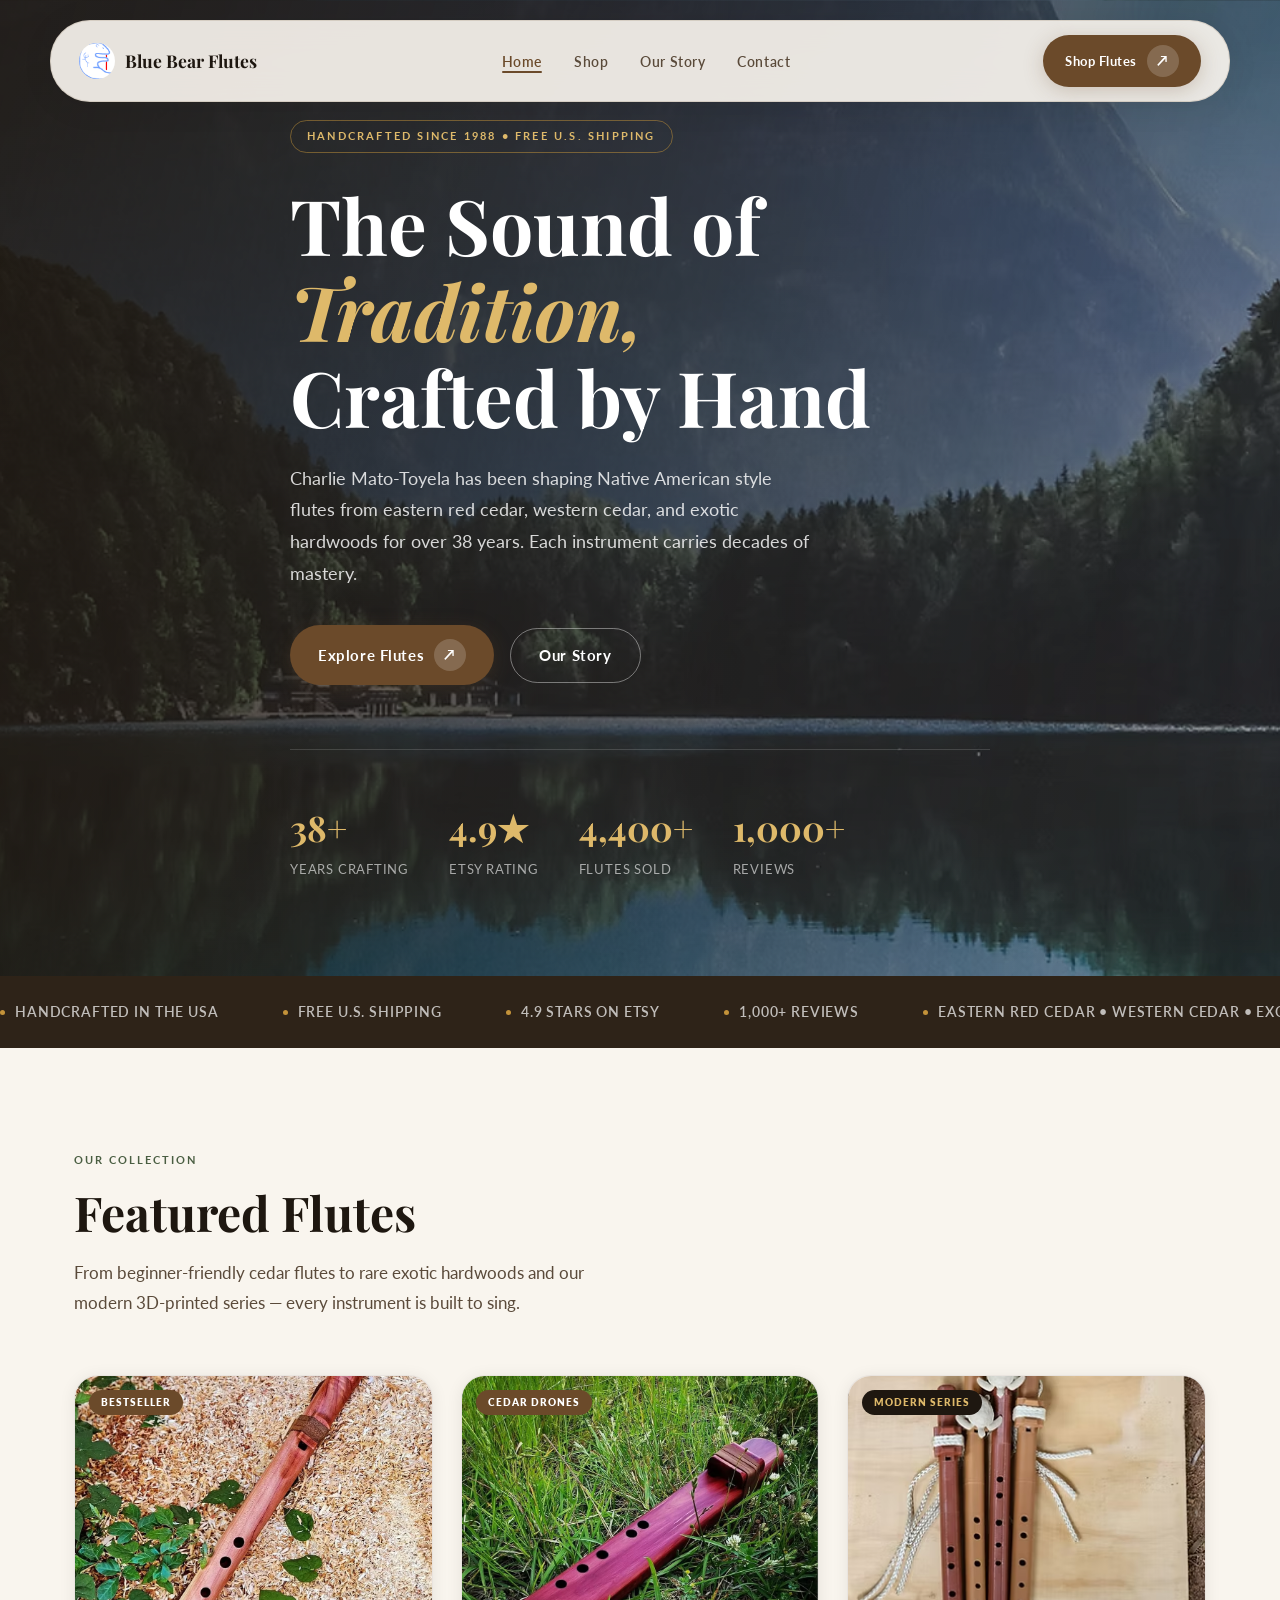
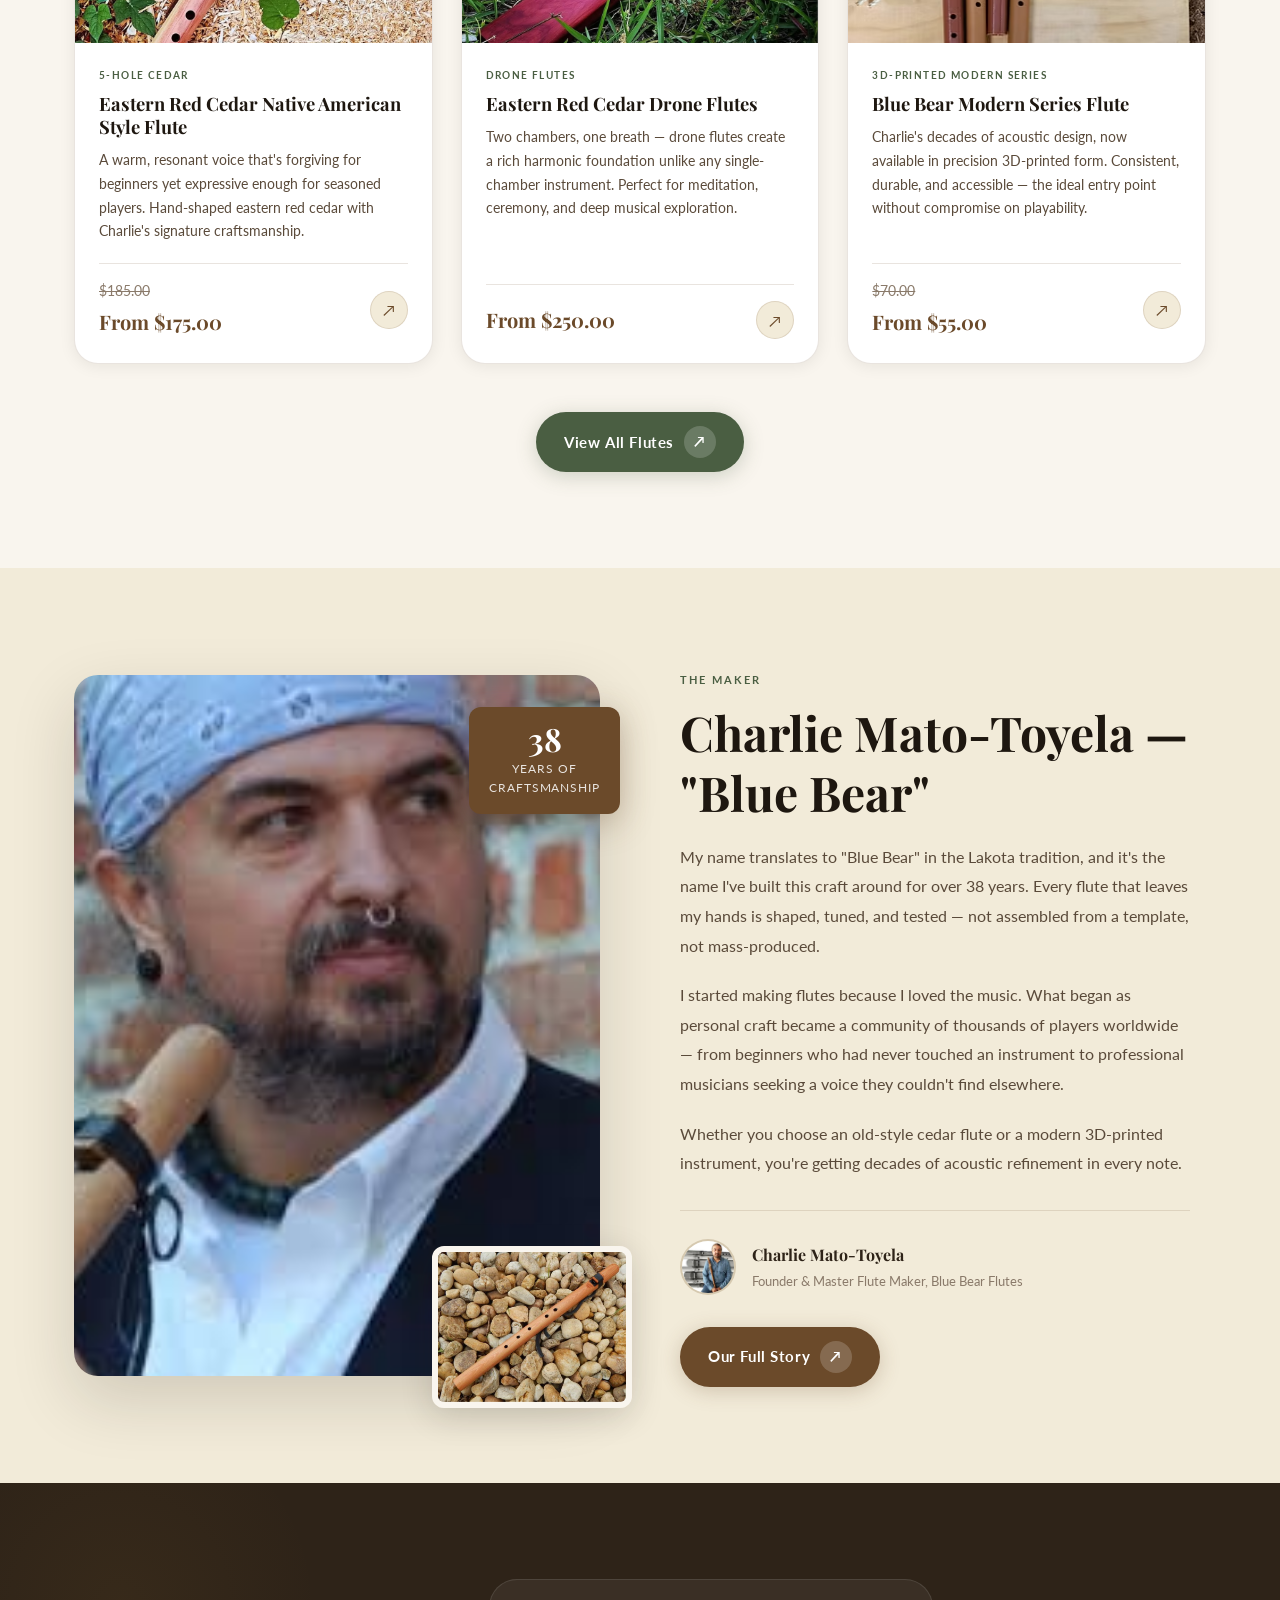
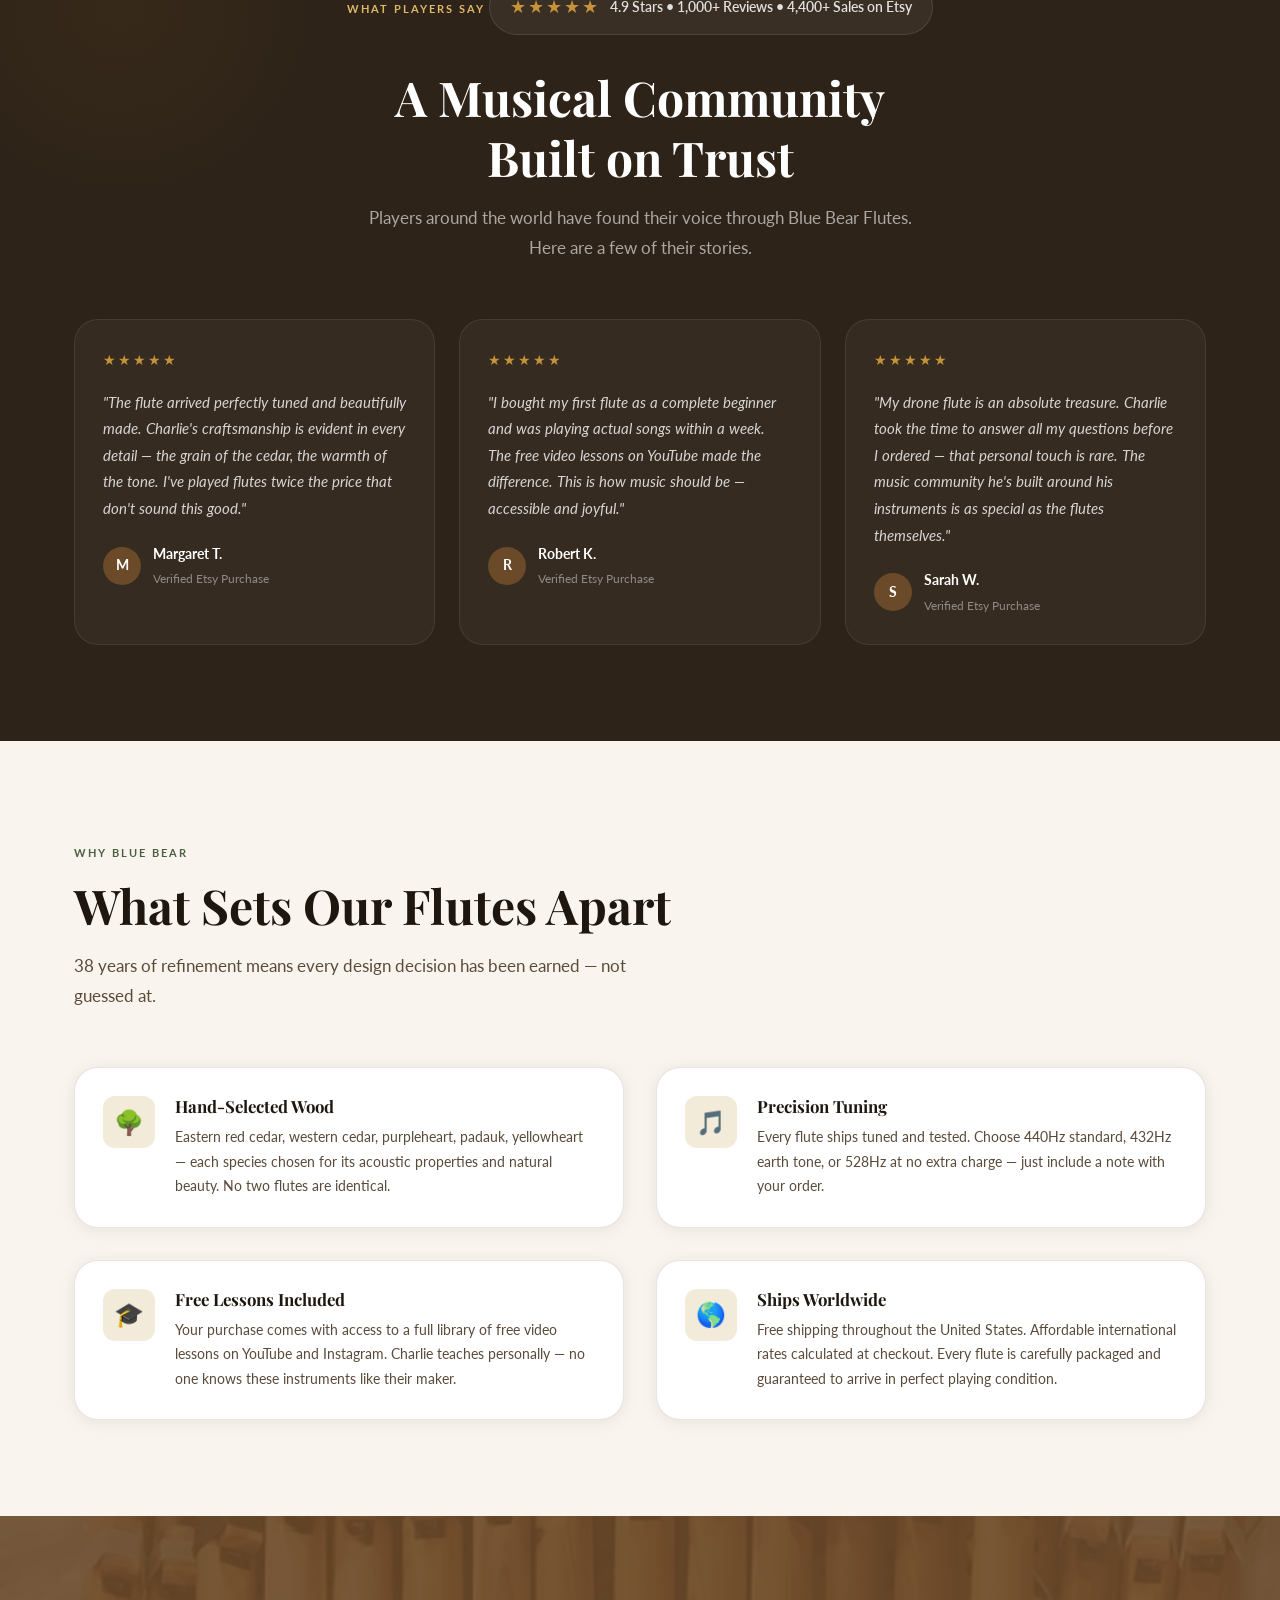
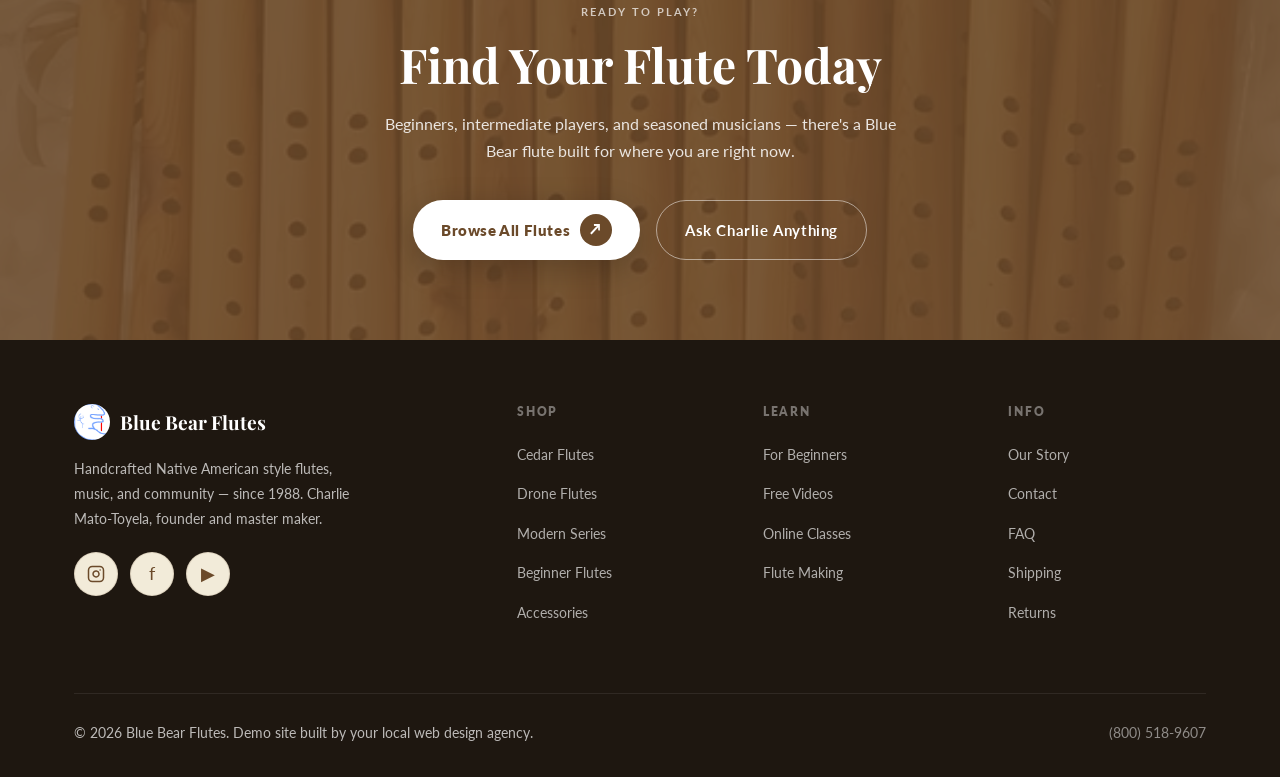
<file: index.html>
<!DOCTYPE html>
<html lang="en">
<head>
  <meta charset="UTF-8">
  <meta name="viewport" content="width=device-width, initial-scale=1.0">
  <title>Blue Bear Flutes — Handcrafted Native American Style Flutes Since 1988</title>
  <meta name="description" content="Handcrafted Native American style flutes by Charlie Mato-Toyela. Cedar, 4/5/6-hole, drone flutes, modern 3D-printed series. 4.9 stars · 1,000+ reviews · Free U.S. shipping.">
  <link rel="preconnect" href="https://fonts.googleapis.com">
  <link rel="preconnect" href="https://fonts.gstatic.com" crossorigin>
  <link href="https://fonts.googleapis.com/css2?family=Playfair+Display:ital,wght@0,600;0,700;1,600&family=Lato:wght@300;400;700;900&display=swap" rel="stylesheet">
  <link rel="stylesheet" href="style.css">
</head>
<body>

<!-- ── NAVIGATION ── -->
<nav class="nav" id="nav">
  <div class="nav-inner">
    <a href="index.html" class="nav-logo">
      <img src="images/logo.png" alt="Blue Bear Flutes logo" style="width:36px;height:36px;border-radius:50%;object-fit:cover;">
      Blue Bear Flutes
    </a>
    <ul class="nav-links">
      <li><a href="index.html" class="active">Home</a></li>
      <li><a href="shop.html">Shop</a></li>
      <li><a href="about.html">Our Story</a></li>
      <li><a href="contact.html">Contact</a></li>
    </ul>
    <a href="shop.html" class="btn btn-primary nav-cta" style="padding:10px 22px;font-size:0.84rem;">
      Shop Flutes <span class="btn-arrow">&#8599;</span>
    </a>
    <button class="hamburger" id="hamburger" aria-label="Menu">
      <span></span><span></span><span></span>
    </button>
  </div>
</nav>

<!-- Mobile Menu -->
<nav class="nav-mobile" id="navMobile">
  <a href="index.html">Home</a>
  <a href="shop.html">Shop</a>
  <a href="about.html">Our Story</a>
  <a href="contact.html">Contact</a>
  <a href="shop.html" style="color:var(--gold-light);font-size:1.3rem;">Shop Flutes &#8599;</a>
</nav>

<!-- ── HERO ── -->
<section class="hero">
  <div class="hero-bg"></div>
  <div class="hero-overlay"></div>
  <div class="container">
    <div class="hero-content">
      <div class="hero-eyebrow">Handcrafted Since 1988 &bull; Free U.S. Shipping</div>
      <h1>The Sound of <em>Tradition,</em><br>Crafted by Hand</h1>
      <p class="hero-desc">
        Charlie Mato-Toyela has been shaping Native American style flutes from eastern red cedar, western cedar, and exotic hardwoods for over 38 years. Each instrument carries decades of mastery.
      </p>
      <div class="hero-actions">
        <a href="shop.html" class="btn btn-primary">
          Explore Flutes <span class="btn-arrow">&#8599;</span>
        </a>
        <a href="about.html" class="btn btn-outline" style="color:#fff;border-color:rgba(255,255,255,0.4);">
          Our Story
        </a>
      </div>
      <div class="hero-stats">
        <div class="hero-stat">
          <div class="num">38+</div>
          <div class="label">Years Crafting</div>
        </div>
        <div class="hero-stat">
          <div class="num">4.9&#9733;</div>
          <div class="label">Etsy Rating</div>
        </div>
        <div class="hero-stat">
          <div class="num">4,400+</div>
          <div class="label">Flutes Sold</div>
        </div>
        <div class="hero-stat">
          <div class="num">1,000+</div>
          <div class="label">Reviews</div>
        </div>
      </div>
    </div>
  </div>
</section>

<!-- ── TRUST MARQUEE ── -->
<div class="trust-strip">
  <div class="marquee-track">
    <div class="marquee-item"><span class="marquee-dot"></span>Handcrafted in the USA</div>
    <div class="marquee-item"><span class="marquee-dot"></span>Free U.S. Shipping</div>
    <div class="marquee-item"><span class="marquee-dot"></span>4.9 Stars on Etsy</div>
    <div class="marquee-item"><span class="marquee-dot"></span>1,000+ Reviews</div>
    <div class="marquee-item"><span class="marquee-dot"></span>Eastern Red Cedar &bull; Western Cedar &bull; Exotic Hardwoods</div>
    <div class="marquee-item"><span class="marquee-dot"></span>Free Online Lessons</div>
    <div class="marquee-item"><span class="marquee-dot"></span>Ships Worldwide</div>
    <div class="marquee-item"><span class="marquee-dot"></span>440Hz &bull; 432Hz &bull; 528Hz Available</div>
    <!-- duplicate for seamless loop -->
    <div class="marquee-item"><span class="marquee-dot"></span>Handcrafted in the USA</div>
    <div class="marquee-item"><span class="marquee-dot"></span>Free U.S. Shipping</div>
    <div class="marquee-item"><span class="marquee-dot"></span>4.9 Stars on Etsy</div>
    <div class="marquee-item"><span class="marquee-dot"></span>1,000+ Reviews</div>
    <div class="marquee-item"><span class="marquee-dot"></span>Eastern Red Cedar &bull; Western Cedar &bull; Exotic Hardwoods</div>
    <div class="marquee-item"><span class="marquee-dot"></span>Free Online Lessons</div>
    <div class="marquee-item"><span class="marquee-dot"></span>Ships Worldwide</div>
    <div class="marquee-item"><span class="marquee-dot"></span>440Hz &bull; 432Hz &bull; 528Hz Available</div>
  </div>
</div>

<!-- ── FEATURED FLUTES ── -->
<section>
  <div class="container">
    <div class="reveal">
      <span class="eyebrow">Our Collection</span>
      <h2 class="section-title">Featured Flutes</h2>
      <p class="section-sub">From beginner-friendly cedar flutes to rare exotic hardwoods and our modern 3D-printed series — every instrument is built to sing.</p>
    </div>

    <div class="products-grid">
      <!-- Card 1 -->
      <div class="product-card reveal reveal-delay-1">
        <div class="product-card-img">
          <img src="images/red-cedar-flute.avif" alt="Eastern Red Cedar Native American Style Flute" loading="lazy">
          <span class="product-card-badge badge-cedar">Bestseller</span>
        </div>
        <div class="product-card-body">
          <div class="product-category">5-Hole Cedar</div>
          <h3>Eastern Red Cedar Native American Style Flute</h3>
          <p class="product-desc">A warm, resonant voice that's forgiving for beginners yet expressive enough for seasoned players. Hand-shaped eastern red cedar with Charlie's signature craftsmanship.</p>
          <div class="product-footer">
            <div>
              <span class="product-price-orig">$185.00</span>
              <span class="product-price">From $175.00</span>
            </div>
            <a href="shop.html" class="product-link" aria-label="View flute">&#8599;</a>
          </div>
        </div>
      </div>

      <!-- Card 2 -->
      <div class="product-card reveal reveal-delay-2">
        <div class="product-card-img">
          <img src="images/drone-flute.avif" alt="Cedar Drone Flute" loading="lazy">
          <span class="product-card-badge badge-cedar">Cedar Drones</span>
        </div>
        <div class="product-card-body">
          <div class="product-category">Drone Flutes</div>
          <h3>Eastern Red Cedar Drone Flutes</h3>
          <p class="product-desc">Two chambers, one breath — drone flutes create a rich harmonic foundation unlike any single-chamber instrument. Perfect for meditation, ceremony, and deep musical exploration.</p>
          <div class="product-footer">
            <div>
              <span class="product-price">From $250.00</span>
            </div>
            <a href="shop.html" class="product-link" aria-label="View flute">&#8599;</a>
          </div>
        </div>
      </div>

      <!-- Card 3 -->
      <div class="product-card reveal reveal-delay-3">
        <div class="product-card-img">
          <img src="images/modern-series-flute.avif" alt="Modern Series 3D Printed Flute" loading="lazy">
          <span class="product-card-badge badge-modern">Modern Series</span>
        </div>
        <div class="product-card-body">
          <div class="product-category">3D-Printed Modern Series</div>
          <h3>Blue Bear Modern Series Flute</h3>
          <p class="product-desc">Charlie's decades of acoustic design, now available in precision 3D-printed form. Consistent, durable, and accessible — the ideal entry point without compromise on playability.</p>
          <div class="product-footer">
            <div>
              <span class="product-price-orig">$70.00</span>
              <span class="product-price">From $55.00</span>
            </div>
            <a href="shop.html" class="product-link" aria-label="View flute">&#8599;</a>
          </div>
        </div>
      </div>
    </div>

    <div class="reveal" style="text-align:center;margin-top:48px;">
      <a href="shop.html" class="btn btn-sage">
        View All Flutes <span class="btn-arrow">&#8599;</span>
      </a>
    </div>
  </div>
</section>

<!-- ── ABOUT SNIPPET ── -->
<section style="background:var(--bg2);">
  <div class="container">
    <div class="about-grid">
      <div class="about-image-wrap reveal">
        <div class="about-img-main">
          <img src="images/charlie-1.jpeg" alt="Charlie Mato-Toyela — Blue Bear Flutes" loading="lazy">
        </div>
        <div class="about-badge">
          <div class="num">38</div>
          <div class="label">Years of<br>Craftsmanship</div>
        </div>
        <div class="about-img-accent">
          <img src="images/western-cedar-flute.jpg" alt="Flute detail" loading="lazy">
        </div>
      </div>

      <div class="about-content reveal reveal-delay-2">
        <span class="eyebrow">The Maker</span>
        <h2 class="section-title">Charlie Mato-Toyela — "Blue Bear"</h2>
        <p>My name translates to "Blue Bear" in the Lakota tradition, and it's the name I've built this craft around for over 38 years. Every flute that leaves my hands is shaped, tuned, and tested — not assembled from a template, not mass-produced.</p>
        <p>I started making flutes because I loved the music. What began as personal craft became a community of thousands of players worldwide — from beginners who had never touched an instrument to professional musicians seeking a voice they couldn't find elsewhere.</p>
        <p>Whether you choose an old-style cedar flute or a modern 3D-printed instrument, you're getting decades of acoustic refinement in every note.</p>

        <div class="about-signature">
          <div class="sig-avatar">
            <img src="images/charlie-2.jpeg" alt="Charlie Mato-Toyela" loading="lazy">
          </div>
          <div>
            <div class="sig-name">Charlie Mato-Toyela</div>
            <div class="sig-title">Founder &amp; Master Flute Maker, Blue Bear Flutes</div>
          </div>
        </div>

        <div style="margin-top:32px;">
          <a href="about.html" class="btn btn-primary">
            Our Full Story <span class="btn-arrow">&#8599;</span>
          </a>
        </div>
      </div>
    </div>
  </div>
</section>

<!-- ── REVIEWS ── -->
<section class="reviews-bg">
  <div class="container">
    <div class="reviews-header reveal">
      <span class="eyebrow">What Players Say</span>
      <div class="etsy-badge">
        <span class="etsy-stars">&#9733;&#9733;&#9733;&#9733;&#9733;</span>
        <span class="etsy-text">4.9 Stars &bull; 1,000+ Reviews &bull; 4,400+ Sales on Etsy</span>
      </div>
      <h2 class="section-title">A Musical Community<br>Built on Trust</h2>
      <p class="section-sub">Players around the world have found their voice through Blue Bear Flutes. Here are a few of their stories.</p>
    </div>

    <div class="reviews-grid">
      <div class="review-card reveal reveal-delay-1">
        <div class="review-stars">&#9733;&#9733;&#9733;&#9733;&#9733;</div>
        <p class="review-text">"The flute arrived perfectly tuned and beautifully made. Charlie's craftsmanship is evident in every detail — the grain of the cedar, the warmth of the tone. I've played flutes twice the price that don't sound this good."</p>
        <div class="review-author">
          <div class="review-initial">M</div>
          <div>
            <div class="review-name">Margaret T.</div>
            <div class="review-source">Verified Etsy Purchase</div>
          </div>
        </div>
      </div>

      <div class="review-card reveal reveal-delay-2">
        <div class="review-stars">&#9733;&#9733;&#9733;&#9733;&#9733;</div>
        <p class="review-text">"I bought my first flute as a complete beginner and was playing actual songs within a week. The free video lessons on YouTube made the difference. This is how music should be — accessible and joyful."</p>
        <div class="review-author">
          <div class="review-initial">R</div>
          <div>
            <div class="review-name">Robert K.</div>
            <div class="review-source">Verified Etsy Purchase</div>
          </div>
        </div>
      </div>

      <div class="review-card reveal reveal-delay-3">
        <div class="review-stars">&#9733;&#9733;&#9733;&#9733;&#9733;</div>
        <p class="review-text">"My drone flute is an absolute treasure. Charlie took the time to answer all my questions before I ordered — that personal touch is rare. The music community he's built around his instruments is as special as the flutes themselves."</p>
        <div class="review-author">
          <div class="review-initial">S</div>
          <div>
            <div class="review-name">Sarah W.</div>
            <div class="review-source">Verified Etsy Purchase</div>
          </div>
        </div>
      </div>
    </div>
  </div>
</section>

<!-- ── WHY BLUE BEAR ── -->
<section>
  <div class="container">
    <div class="reveal" style="max-width:600px;">
      <span class="eyebrow">Why Blue Bear</span>
      <h2 class="section-title">What Sets Our Flutes Apart</h2>
      <p class="section-sub">38 years of refinement means every design decision has been earned — not guessed at.</p>
    </div>

    <div class="features-grid">
      <div class="feature-card reveal reveal-delay-1">
        <div class="feature-icon">&#127795;</div>
        <div>
          <h3>Hand-Selected Wood</h3>
          <p>Eastern red cedar, western cedar, purpleheart, padauk, yellowheart — each species chosen for its acoustic properties and natural beauty. No two flutes are identical.</p>
        </div>
      </div>
      <div class="feature-card reveal reveal-delay-2">
        <div class="feature-icon">&#127925;</div>
        <div>
          <h3>Precision Tuning</h3>
          <p>Every flute ships tuned and tested. Choose 440Hz standard, 432Hz earth tone, or 528Hz at no extra charge — just include a note with your order.</p>
        </div>
      </div>
      <div class="feature-card reveal reveal-delay-3">
        <div class="feature-icon">&#127891;</div>
        <div>
          <h3>Free Lessons Included</h3>
          <p>Your purchase comes with access to a full library of free video lessons on YouTube and Instagram. Charlie teaches personally — no one knows these instruments like their maker.</p>
        </div>
      </div>
      <div class="feature-card reveal reveal-delay-4">
        <div class="feature-icon">&#127758;</div>
        <div>
          <h3>Ships Worldwide</h3>
          <p>Free shipping throughout the United States. Affordable international rates calculated at checkout. Every flute is carefully packaged and guaranteed to arrive in perfect playing condition.</p>
        </div>
      </div>
    </div>
  </div>
</section>

<!-- ── CTA STRIP ── -->
<section class="cta-section">
  <div class="container">
    <span class="eyebrow">Ready to Play?</span>
    <h2>Find Your Flute Today</h2>
    <p>Beginners, intermediate players, and seasoned musicians — there's a Blue Bear flute built for where you are right now.</p>
    <div style="display:flex;gap:16px;justify-content:center;flex-wrap:wrap;">
      <a href="shop.html" class="btn btn-white">
        Browse All Flutes <span class="btn-arrow" style="background:var(--accent);color:#fff;">&#8599;</span>
      </a>
      <a href="contact.html" class="btn btn-outline" style="border-color:rgba(255,255,255,0.5);color:#fff;">
        Ask Charlie Anything
      </a>
    </div>
  </div>
</section>

<!-- ── FOOTER ── -->
<footer>
  <div class="container">
    <div class="footer-grid">
      <div class="footer-brand">
        <div class="footer-logo">
          <img src="images/logo.png" alt="Blue Bear Flutes logo" style="width:36px;height:36px;border-radius:50%;object-fit:cover;">
          Blue Bear Flutes
        </div>
        <p>Handcrafted Native American style flutes, music, and community — since 1988. Charlie Mato-Toyela, founder and master maker.</p>
        <div class="social-links" style="margin-top:20px;">
          <a href="https://instagram.com/bluebearflutes" class="social-link" aria-label="Instagram" target="_blank"><svg xmlns="http://www.w3.org/2000/svg" width="18" height="18" viewBox="0 0 24 24" fill="none" stroke="currentColor" stroke-width="2" stroke-linecap="round" stroke-linejoin="round"><rect x="2" y="2" width="20" height="20" rx="5" ry="5"></rect><path d="M16 11.37A4 4 0 1 1 12.63 8 4 4 0 0 1 16 11.37z"></path><line x1="17.5" y1="6.5" x2="17.51" y2="6.5"></line></svg></a>
          <a href="https://facebook.com/bluebearflutes" class="social-link" aria-label="Facebook" target="_blank">f</a>
          <a href="https://youtube.com/bluebearflutes" class="social-link" aria-label="YouTube" target="_blank">&#9654;</a>
        </div>
      </div>
      <div class="footer-col">
        <h4>Shop</h4>
        <ul>
          <li><a href="shop.html#cedar">Cedar Flutes</a></li>
          <li><a href="shop.html#drone">Drone Flutes</a></li>
          <li><a href="shop.html#modern">Modern Series</a></li>
          <li><a href="shop.html#beginner">Beginner Flutes</a></li>
          <li><a href="shop.html#accessories">Accessories</a></li>
        </ul>
      </div>
      <div class="footer-col">
        <h4>Learn</h4>
        <ul>
          <li><a href="https://www.bluebearflutes.com/beginners" target="_blank">For Beginners</a></li>
          <li><a href="https://www.bluebearflutes.com/videos" target="_blank">Free Videos</a></li>
          <li><a href="https://www.bluebearflutes.com/online-classes" target="_blank">Online Classes</a></li>
          <li><a href="https://www.bluebearflutes.com/flute-making" target="_blank">Flute Making</a></li>
        </ul>
      </div>
      <div class="footer-col">
        <h4>Info</h4>
        <ul>
          <li><a href="about.html">Our Story</a></li>
          <li><a href="contact.html">Contact</a></li>
          <li><a href="https://www.bluebearflutes.com/faq" target="_blank">FAQ</a></li>
          <li><a href="https://www.bluebearflutes.com/shipping" target="_blank">Shipping</a></li>
          <li><a href="https://www.bluebearflutes.com/returns" target="_blank">Returns</a></li>
        </ul>
      </div>
    </div>
    <div class="footer-bottom">
      <p>&copy; 2026 Blue Bear Flutes. Demo site built by your local web design agency.</p>
      <div class="footer-social">
        <a href="tel:8005189607">(800) 518-9607</a>
      </div>
    </div>
  </div>
</footer>

<script>
// Nav scroll effect
const nav = document.getElementById('nav');
window.addEventListener('scroll', () => {
  nav.classList.toggle('scrolled', window.scrollY > 60);
}, { passive: true });

// Hamburger
const hamburger = document.getElementById('hamburger');
const navMobile = document.getElementById('navMobile');
hamburger.addEventListener('click', () => {
  hamburger.classList.toggle('open');
  navMobile.classList.toggle('open');
  document.body.style.overflow = navMobile.classList.contains('open') ? 'hidden' : '';
});
navMobile.querySelectorAll('a').forEach(a => {
  a.addEventListener('click', () => {
    hamburger.classList.remove('open');
    navMobile.classList.remove('open');
    document.body.style.overflow = '';
  });
});

// Scroll reveal
const revealEls = document.querySelectorAll('.reveal');
const observer = new IntersectionObserver((entries) => {
  entries.forEach(e => {
    if (e.isIntersecting) { e.target.classList.add('visible'); observer.unobserve(e.target); }
  });
}, { threshold: 0.12 });
revealEls.forEach(el => observer.observe(el));
</script>
</body>
</html>
</file>
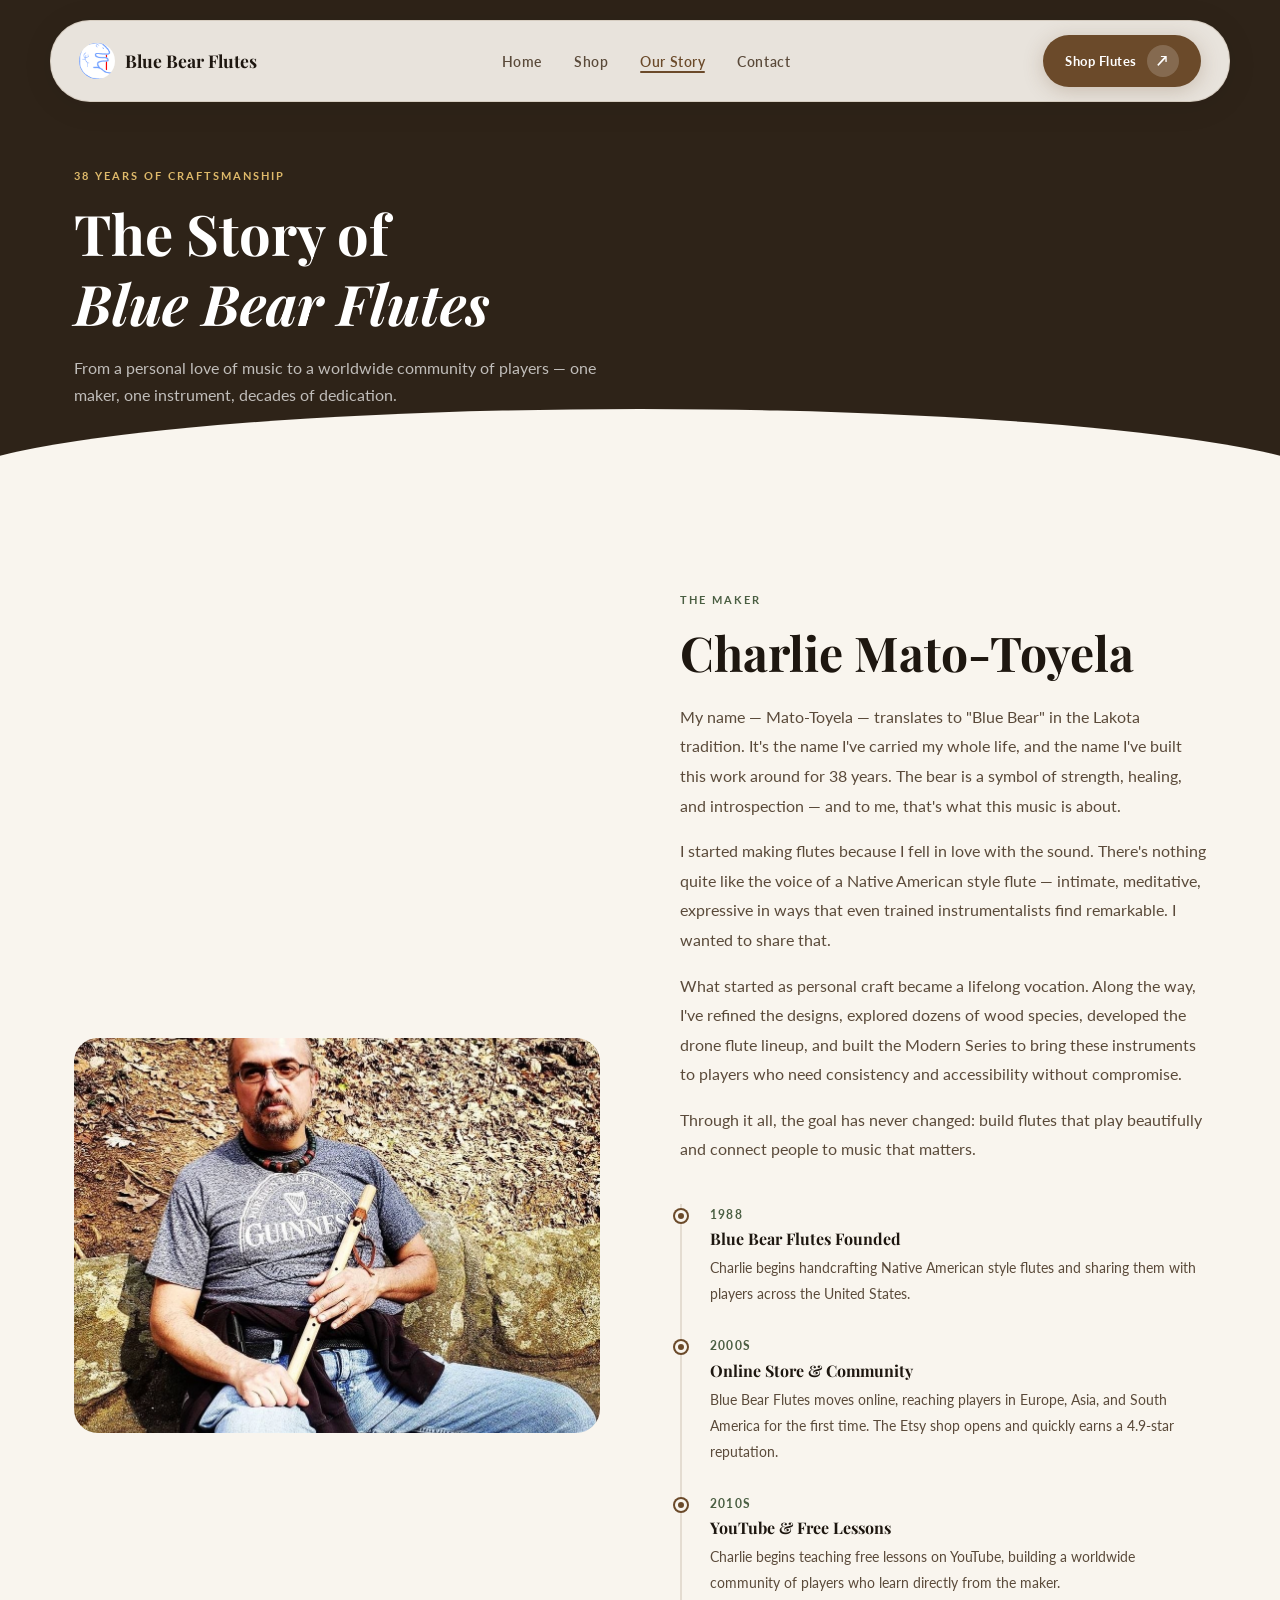
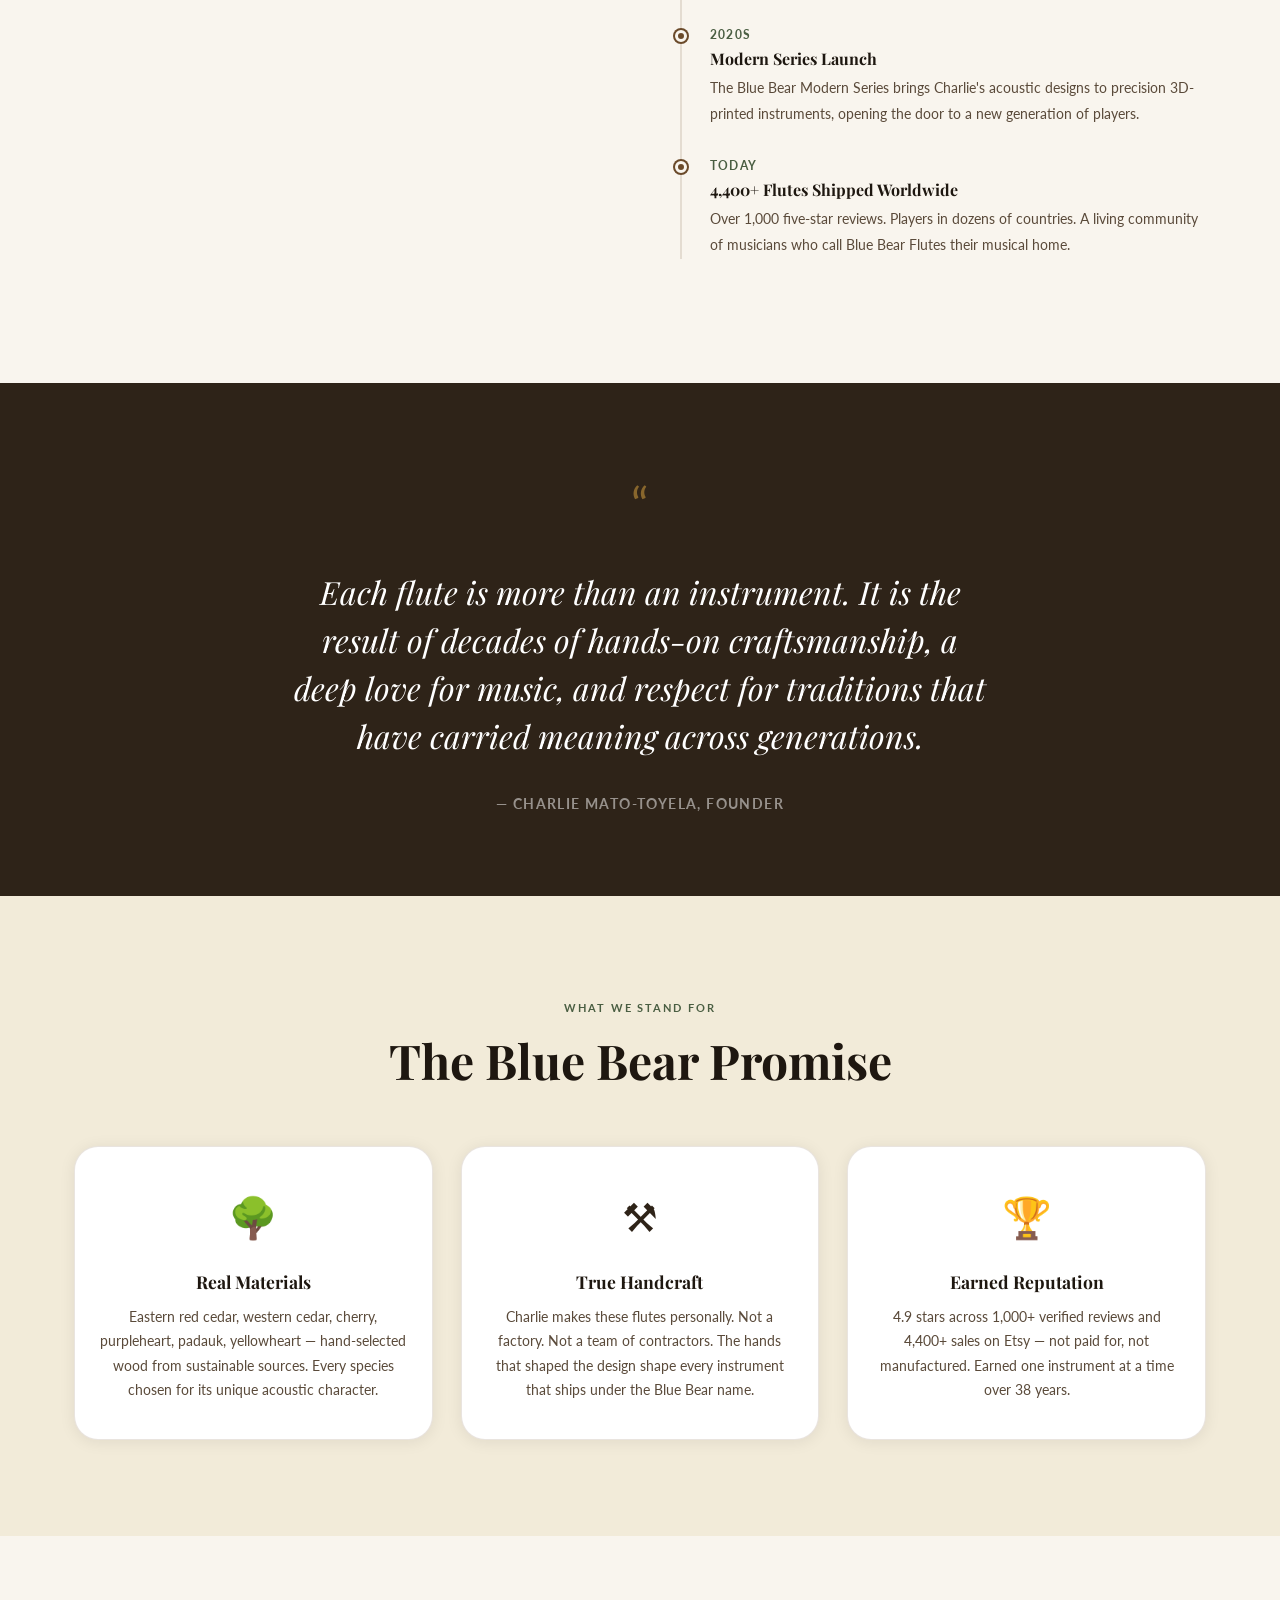
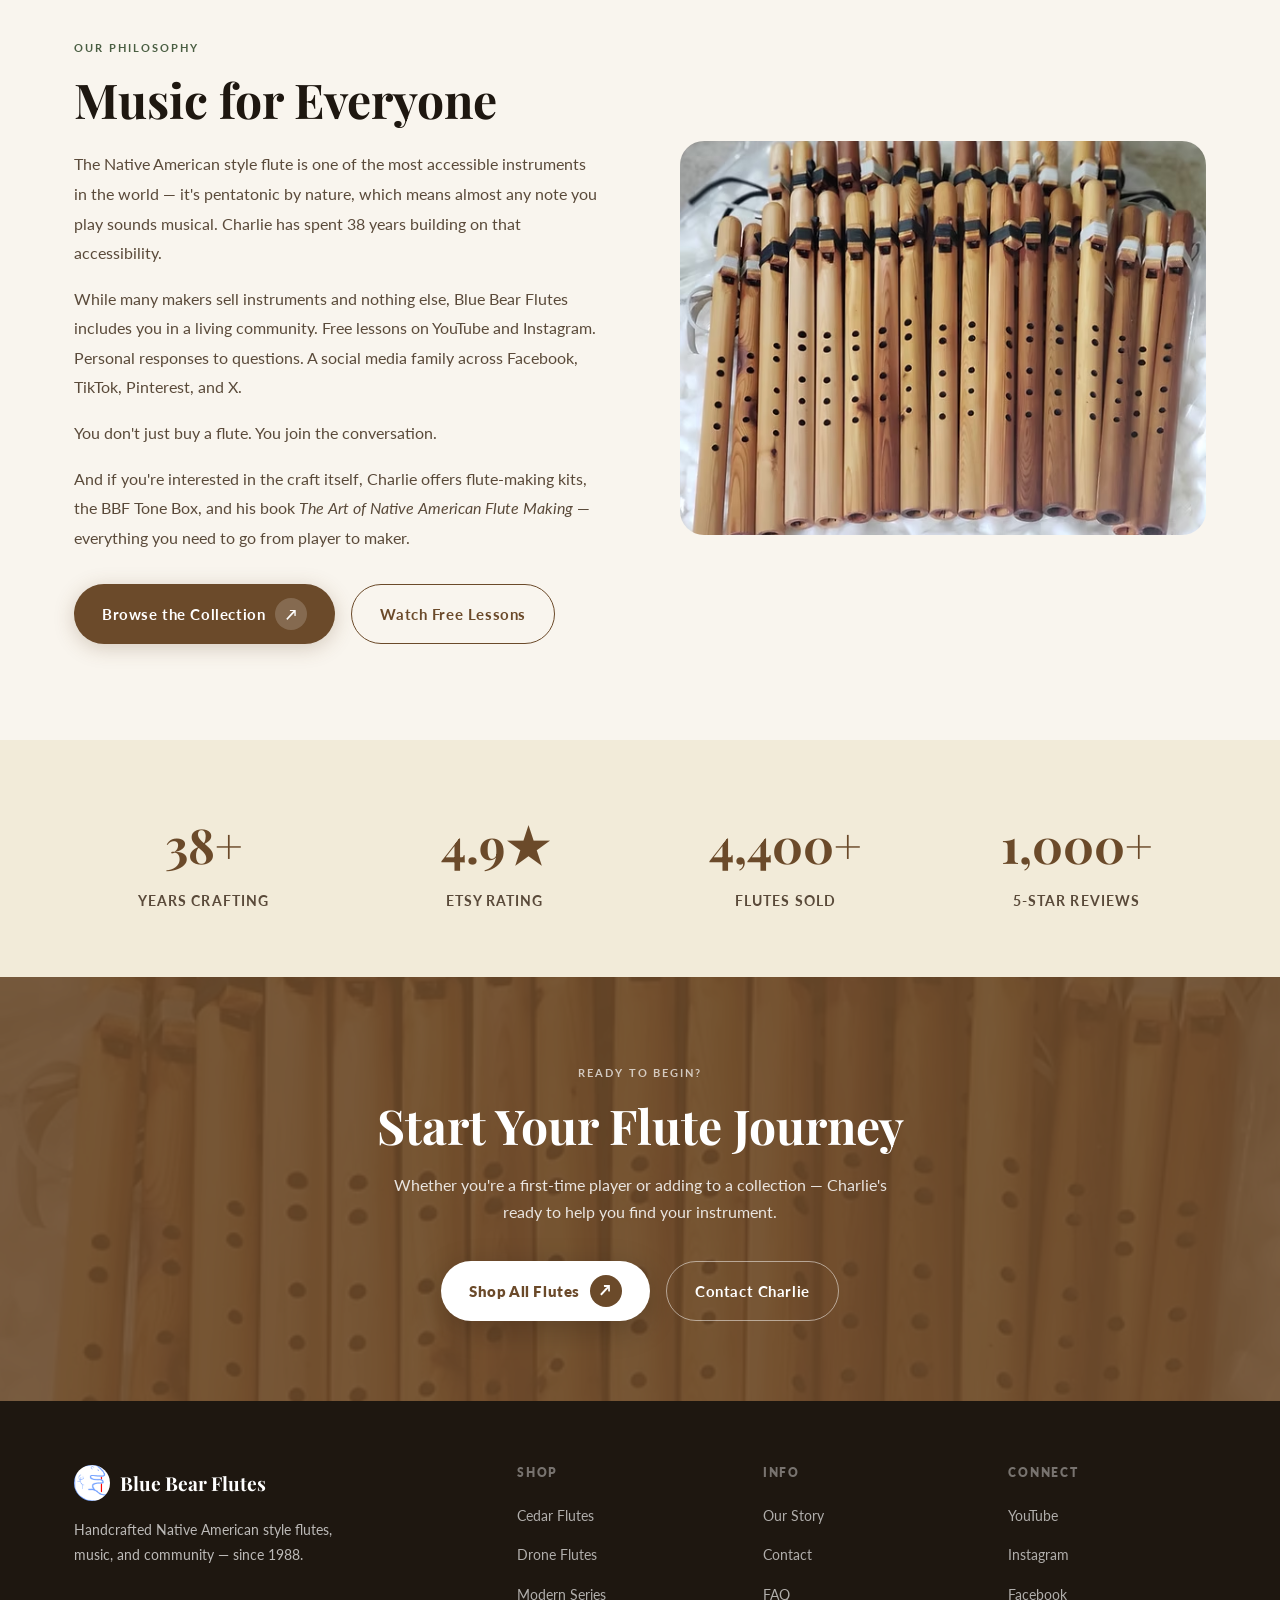
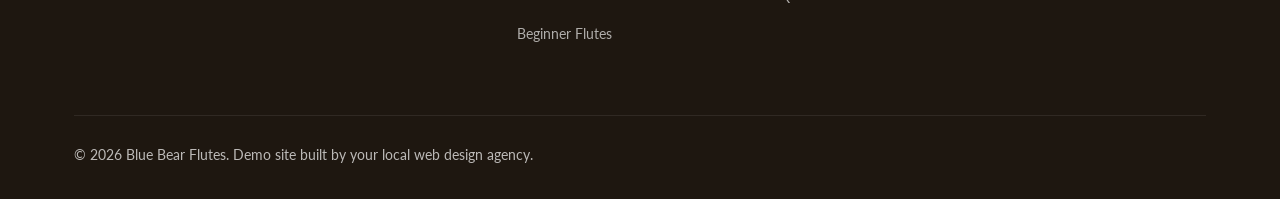
<file: about.html>
<!DOCTYPE html>
<html lang="en">
<head>
  <meta charset="UTF-8">
  <meta name="viewport" content="width=device-width, initial-scale=1.0">
  <title>Our Story — Blue Bear Flutes</title>
  <meta name="description" content="The story of Charlie Mato-Toyela and Blue Bear Flutes — 38 years of handcrafting Native American style flutes with heart, passion, and craftsmanship.">
  <link rel="preconnect" href="https://fonts.googleapis.com">
  <link rel="preconnect" href="https://fonts.gstatic.com" crossorigin>
  <link href="https://fonts.googleapis.com/css2?family=Playfair+Display:ital,wght@0,600;0,700;1,600&family=Lato:wght@300;400;700;900&display=swap" rel="stylesheet">
  <link rel="stylesheet" href="style.css">
</head>
<body>

<nav class="nav" id="nav">
  <div class="nav-inner">
    <a href="index.html" class="nav-logo">
      <img src="images/logo.png" alt="Blue Bear Flutes logo" style="width:36px;height:36px;border-radius:50%;object-fit:cover;">
      Blue Bear Flutes
    </a>
    <ul class="nav-links">
      <li><a href="index.html">Home</a></li>
      <li><a href="shop.html">Shop</a></li>
      <li><a href="about.html" class="active">Our Story</a></li>
      <li><a href="contact.html">Contact</a></li>
    </ul>
    <a href="shop.html" class="btn btn-primary nav-cta" style="padding:10px 22px;font-size:0.84rem;">
      Shop Flutes <span class="btn-arrow">&#8599;</span>
    </a>
    <button class="hamburger" id="hamburger" aria-label="Menu">
      <span></span><span></span><span></span>
    </button>
  </div>
</nav>
<nav class="nav-mobile" id="navMobile">
  <a href="index.html">Home</a>
  <a href="shop.html">Shop</a>
  <a href="about.html">Our Story</a>
  <a href="contact.html">Contact</a>
</nav>

<!-- ── PAGE HERO ── -->
<section class="page-hero">
  <div class="container page-hero-content">
    <span class="eyebrow">38 Years of Craftsmanship</span>
    <h1>The Story of<br><em>Blue Bear Flutes</em></h1>
    <p>From a personal love of music to a worldwide community of players — one maker, one instrument, decades of dedication.</p>
  </div>
</section>

<!-- ── FOUNDER STORY ── -->
<section>
  <div class="container">
    <div class="story-split">
      <div class="story-img reveal">
        <img src="images/charlie-3.jpg" alt="Charlie Mato-Toyela — Blue Bear Flutes" loading="lazy">
      </div>
      <div class="story-text reveal reveal-delay-2">
        <span class="eyebrow">The Maker</span>
        <h2 class="section-title">Charlie Mato-Toyela</h2>
        <p>My name — Mato-Toyela — translates to "Blue Bear" in the Lakota tradition. It's the name I've carried my whole life, and the name I've built this work around for 38 years. The bear is a symbol of strength, healing, and introspection — and to me, that's what this music is about.</p>
        <p>I started making flutes because I fell in love with the sound. There's nothing quite like the voice of a Native American style flute — intimate, meditative, expressive in ways that even trained instrumentalists find remarkable. I wanted to share that.</p>
        <p>What started as personal craft became a lifelong vocation. Along the way, I've refined the designs, explored dozens of wood species, developed the drone flute lineup, and built the Modern Series to bring these instruments to players who need consistency and accessibility without compromise.</p>
        <p>Through it all, the goal has never changed: build flutes that play beautifully and connect people to music that matters.</p>

        <div class="timeline">
          <div class="timeline-item">
            <div class="timeline-year">1988</div>
            <h4>Blue Bear Flutes Founded</h4>
            <p>Charlie begins handcrafting Native American style flutes and sharing them with players across the United States.</p>
          </div>
          <div class="timeline-item">
            <div class="timeline-year">2000s</div>
            <h4>Online Store &amp; Community</h4>
            <p>Blue Bear Flutes moves online, reaching players in Europe, Asia, and South America for the first time. The Etsy shop opens and quickly earns a 4.9-star reputation.</p>
          </div>
          <div class="timeline-item">
            <div class="timeline-year">2010s</div>
            <h4>YouTube &amp; Free Lessons</h4>
            <p>Charlie begins teaching free lessons on YouTube, building a worldwide community of players who learn directly from the maker.</p>
          </div>
          <div class="timeline-item">
            <div class="timeline-year">2020s</div>
            <h4>Modern Series Launch</h4>
            <p>The Blue Bear Modern Series brings Charlie's acoustic designs to precision 3D-printed instruments, opening the door to a new generation of players.</p>
          </div>
          <div class="timeline-item">
            <div class="timeline-year">Today</div>
            <h4>4,400+ Flutes Shipped Worldwide</h4>
            <p>Over 1,000 five-star reviews. Players in dozens of countries. A living community of musicians who call Blue Bear Flutes their musical home.</p>
          </div>
        </div>
      </div>
    </div>
  </div>
</section>

<!-- ── QUOTE SECTION ── -->
<section style="background:var(--dark2);padding:80px 0;text-align:center;">
  <div class="container">
    <div class="reveal" style="max-width:700px;margin:0 auto;">
      <div style="font-size:48px;color:var(--gold);margin-bottom:24px;opacity:0.6;">&ldquo;</div>
      <blockquote style="font-family:'Playfair Display',serif;font-size:clamp(1.4rem,3vw,2rem);color:#fff;line-height:1.5;font-style:italic;margin-bottom:32px;">
        Each flute is more than an instrument. It is the result of decades of hands-on craftsmanship, a deep love for music, and respect for traditions that have carried meaning across generations.
      </blockquote>
      <div style="font-size:0.88rem;font-weight:700;letter-spacing:0.1em;text-transform:uppercase;color:rgba(255,255,255,0.5);">
        — Charlie Mato-Toyela, Founder
      </div>
    </div>
  </div>
</section>

<!-- ── VALUES ── -->
<section style="background:var(--bg2);">
  <div class="container">
    <div class="reveal" style="text-align:center;max-width:560px;margin:0 auto 56px;">
      <span class="eyebrow">What We Stand For</span>
      <h2 class="section-title">The Blue Bear Promise</h2>
    </div>
    <div class="values-grid">
      <div class="value-card reveal reveal-delay-1">
        <div class="value-icon">&#127795;</div>
        <h3>Real Materials</h3>
        <p>Eastern red cedar, western cedar, cherry, purpleheart, padauk, yellowheart — hand-selected wood from sustainable sources. Every species chosen for its unique acoustic character.</p>
      </div>
      <div class="value-card reveal reveal-delay-2">
        <div class="value-icon">&#9874;</div>
        <h3>True Handcraft</h3>
        <p>Charlie makes these flutes personally. Not a factory. Not a team of contractors. The hands that shaped the design shape every instrument that ships under the Blue Bear name.</p>
      </div>
      <div class="value-card reveal reveal-delay-3">
        <div class="value-icon">&#127942;</div>
        <h3>Earned Reputation</h3>
        <p>4.9 stars across 1,000+ verified reviews and 4,400+ sales on Etsy — not paid for, not manufactured. Earned one instrument at a time over 38 years.</p>
      </div>
    </div>
  </div>
</section>

<!-- ── ABOUT PHILOSOPHY ── -->
<section>
  <div class="container">
    <div class="story-split">
      <div class="story-text reveal">
        <span class="eyebrow">Our Philosophy</span>
        <h2 class="section-title">Music for Everyone</h2>
        <p>The Native American style flute is one of the most accessible instruments in the world — it's pentatonic by nature, which means almost any note you play sounds musical. Charlie has spent 38 years building on that accessibility.</p>
        <p>While many makers sell instruments and nothing else, Blue Bear Flutes includes you in a living community. Free lessons on YouTube and Instagram. Personal responses to questions. A social media family across Facebook, TikTok, Pinterest, and X.</p>
        <p>You don't just buy a flute. You join the conversation.</p>
        <p>And if you're interested in the craft itself, Charlie offers flute-making kits, the BBF Tone Box, and his book <em>The Art of Native American Flute Making</em> — everything you need to go from player to maker.</p>

        <div style="margin-top:32px;display:flex;gap:16px;flex-wrap:wrap;">
          <a href="shop.html" class="btn btn-primary">
            Browse the Collection <span class="btn-arrow">&#8599;</span>
          </a>
          <a href="https://www.youtube.com/bluebearflutes" class="btn btn-outline" target="_blank">
            Watch Free Lessons
          </a>
        </div>
      </div>
      <div class="story-img reveal reveal-delay-2">
        <img src="images/lot-of-flutes.avif" alt="Blue Bear Flutes collection" loading="lazy">
      </div>
    </div>
  </div>
</section>

<!-- ── SOCIAL PROOF NUMBERS ── -->
<section style="background:var(--bg2);padding:64px 0;">
  <div class="container">
    <div style="display:grid;grid-template-columns:repeat(4,1fr);gap:32px;text-align:center;" class="reveal">
      <div>
        <div style="font-family:'Playfair Display',serif;font-size:3rem;font-weight:700;color:var(--accent);">38+</div>
        <div style="font-size:0.85rem;font-weight:700;letter-spacing:0.08em;text-transform:uppercase;color:var(--text-mid);margin-top:4px;">Years Crafting</div>
      </div>
      <div>
        <div style="font-family:'Playfair Display',serif;font-size:3rem;font-weight:700;color:var(--accent);">4.9&#9733;</div>
        <div style="font-size:0.85rem;font-weight:700;letter-spacing:0.08em;text-transform:uppercase;color:var(--text-mid);margin-top:4px;">Etsy Rating</div>
      </div>
      <div>
        <div style="font-family:'Playfair Display',serif;font-size:3rem;font-weight:700;color:var(--accent);">4,400+</div>
        <div style="font-size:0.85rem;font-weight:700;letter-spacing:0.08em;text-transform:uppercase;color:var(--text-mid);margin-top:4px;">Flutes Sold</div>
      </div>
      <div>
        <div style="font-family:'Playfair Display',serif;font-size:3rem;font-weight:700;color:var(--accent);">1,000+</div>
        <div style="font-size:0.85rem;font-weight:700;letter-spacing:0.08em;text-transform:uppercase;color:var(--text-mid);margin-top:4px;">5-Star Reviews</div>
      </div>
    </div>
  </div>
</section>

<!-- ── CTA ── -->
<section class="cta-section">
  <div class="container">
    <span class="eyebrow">Ready to Begin?</span>
    <h2>Start Your Flute Journey</h2>
    <p>Whether you're a first-time player or adding to a collection — Charlie's ready to help you find your instrument.</p>
    <div style="display:flex;gap:16px;justify-content:center;flex-wrap:wrap;">
      <a href="shop.html" class="btn btn-white">
        Shop All Flutes <span class="btn-arrow" style="background:var(--accent);color:#fff;">&#8599;</span>
      </a>
      <a href="contact.html" class="btn btn-outline" style="border-color:rgba(255,255,255,0.5);color:#fff;">
        Contact Charlie
      </a>
    </div>
  </div>
</section>

<!-- ── FOOTER ── -->
<footer>
  <div class="container">
    <div class="footer-grid">
      <div class="footer-brand">
        <div class="footer-logo"><img src="images/logo.png" alt="Blue Bear Flutes logo" style="width:36px;height:36px;border-radius:50%;object-fit:cover;">Blue Bear Flutes</div>
        <p>Handcrafted Native American style flutes, music, and community — since 1988.</p>
      </div>
      <div class="footer-col">
        <h4>Shop</h4>
        <ul>
          <li><a href="shop.html#cedar">Cedar Flutes</a></li>
          <li><a href="shop.html#drone">Drone Flutes</a></li>
          <li><a href="shop.html#modern">Modern Series</a></li>
          <li><a href="shop.html#beginner">Beginner Flutes</a></li>
        </ul>
      </div>
      <div class="footer-col">
        <h4>Info</h4>
        <ul>
          <li><a href="about.html">Our Story</a></li>
          <li><a href="contact.html">Contact</a></li>
          <li><a href="https://www.bluebearflutes.com/faq" target="_blank">FAQ</a></li>
        </ul>
      </div>
      <div class="footer-col">
        <h4>Connect</h4>
        <ul>
          <li><a href="https://youtube.com/bluebearflutes" target="_blank">YouTube</a></li>
          <li><a href="https://instagram.com/bluebearflutes" target="_blank">Instagram</a></li>
          <li><a href="https://facebook.com/bluebearflutes" target="_blank">Facebook</a></li>
        </ul>
      </div>
    </div>
    <div class="footer-bottom">
      <p>&copy; 2026 Blue Bear Flutes. Demo site built by your local web design agency.</p>
    </div>
  </div>
</footer>

<script>
const nav = document.getElementById('nav');
window.addEventListener('scroll', () => nav.classList.toggle('scrolled', window.scrollY > 60), { passive: true });
const hamburger = document.getElementById('hamburger');
const navMobile = document.getElementById('navMobile');
hamburger.addEventListener('click', () => {
  hamburger.classList.toggle('open');
  navMobile.classList.toggle('open');
  document.body.style.overflow = navMobile.classList.contains('open') ? 'hidden' : '';
});
navMobile.querySelectorAll('a').forEach(a => a.addEventListener('click', () => {
  hamburger.classList.remove('open'); navMobile.classList.remove('open'); document.body.style.overflow = '';
}));
const observer = new IntersectionObserver(entries => entries.forEach(e => {
  if (e.isIntersecting) { e.target.classList.add('visible'); observer.unobserve(e.target); }
}), { threshold: 0.12 });
document.querySelectorAll('.reveal').forEach(el => observer.observe(el));
</script>
</body>
</html>
</file>
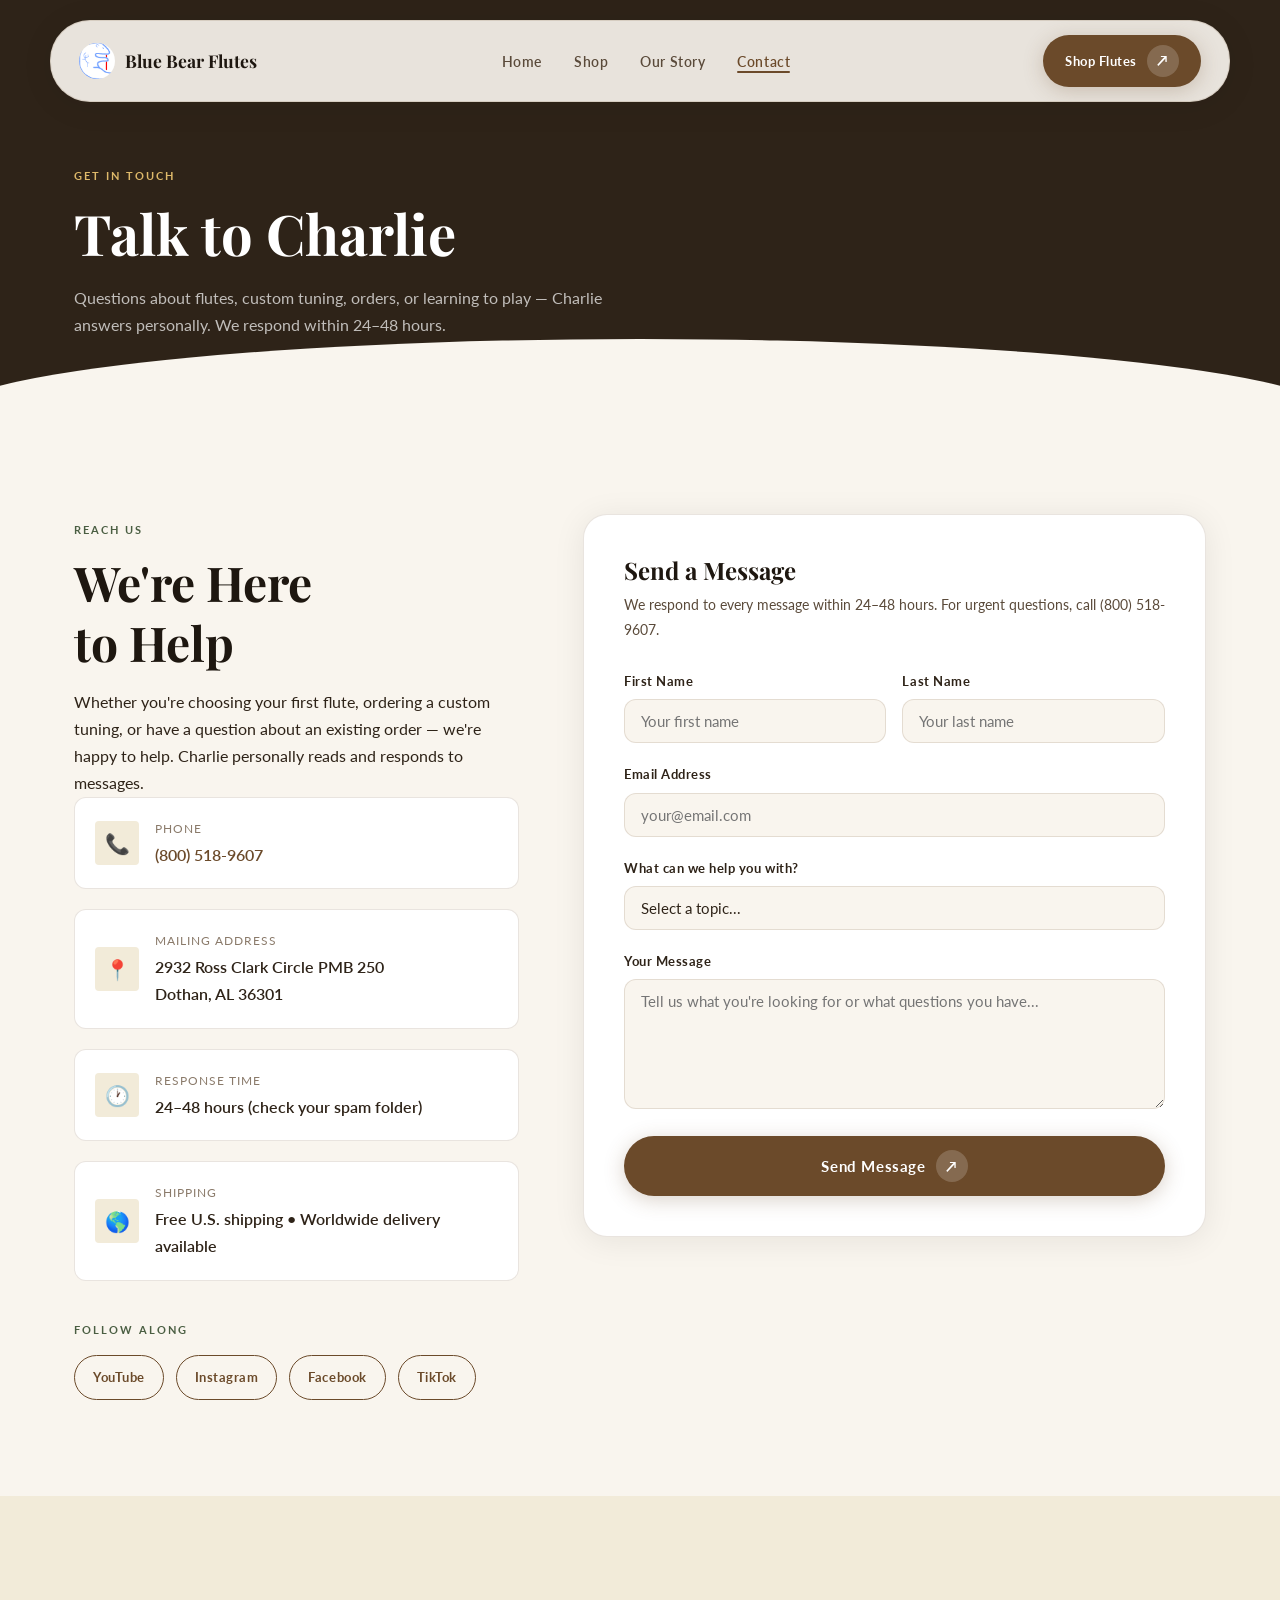
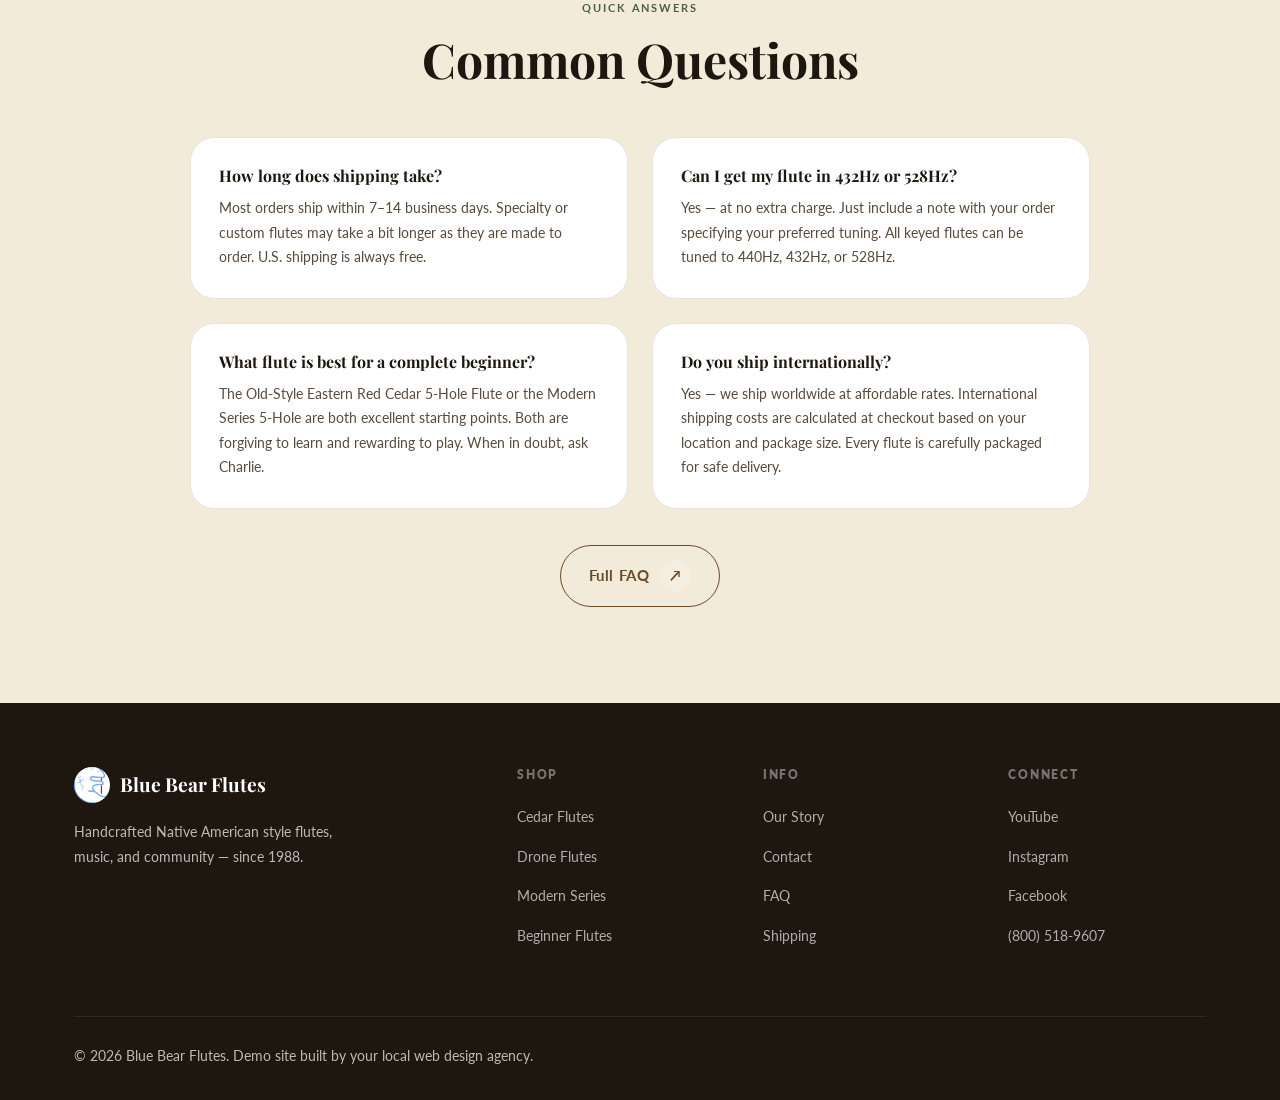
<file: contact.html>
<!DOCTYPE html>
<html lang="en">
<head>
  <meta charset="UTF-8">
  <meta name="viewport" content="width=device-width, initial-scale=1.0">
  <title>Contact — Blue Bear Flutes</title>
  <meta name="description" content="Contact Charlie Mato-Toyela at Blue Bear Flutes. Questions about flutes, orders, custom tuning, or lessons — Charlie answers personally.">
  <link rel="preconnect" href="https://fonts.googleapis.com">
  <link rel="preconnect" href="https://fonts.gstatic.com" crossorigin>
  <link href="https://fonts.googleapis.com/css2?family=Playfair+Display:ital,wght@0,600;0,700;1,600&family=Lato:wght@300;400;700;900&display=swap" rel="stylesheet">
  <link rel="stylesheet" href="style.css">
</head>
<body>

<nav class="nav" id="nav">
  <div class="nav-inner">
    <a href="index.html" class="nav-logo">
      <img src="images/logo.png" alt="Blue Bear Flutes logo" style="width:36px;height:36px;border-radius:50%;object-fit:cover;">
      Blue Bear Flutes
    </a>
    <ul class="nav-links">
      <li><a href="index.html">Home</a></li>
      <li><a href="shop.html">Shop</a></li>
      <li><a href="about.html">Our Story</a></li>
      <li><a href="contact.html" class="active">Contact</a></li>
    </ul>
    <a href="shop.html" class="btn btn-primary nav-cta" style="padding:10px 22px;font-size:0.84rem;">
      Shop Flutes <span class="btn-arrow">&#8599;</span>
    </a>
    <button class="hamburger" id="hamburger" aria-label="Menu">
      <span></span><span></span><span></span>
    </button>
  </div>
</nav>
<nav class="nav-mobile" id="navMobile">
  <a href="index.html">Home</a>
  <a href="shop.html">Shop</a>
  <a href="about.html">Our Story</a>
  <a href="contact.html">Contact</a>
</nav>

<!-- ── PAGE HERO ── -->
<section class="page-hero">
  <div class="container page-hero-content">
    <span class="eyebrow">Get in Touch</span>
    <h1>Talk to Charlie</h1>
    <p>Questions about flutes, custom tuning, orders, or learning to play — Charlie answers personally. We respond within 24–48 hours.</p>
  </div>
</section>

<!-- ── CONTACT SECTION ── -->
<section>
  <div class="container">
    <div class="contact-grid">

      <!-- Contact Info -->
      <div class="reveal">
        <span class="eyebrow">Reach Us</span>
        <h2 class="section-title">We're Here<br>to Help</h2>
        <p>Whether you're choosing your first flute, ordering a custom tuning, or have a question about an existing order — we're happy to help. Charlie personally reads and responds to messages.</p>

        <div class="contact-items">
          <div class="contact-item">
            <div class="contact-item-icon">&#128222;</div>
            <div>
              <div class="contact-item-label">Phone</div>
              <div class="contact-item-value"><a href="tel:8005189607">(800) 518-9607</a></div>
            </div>
          </div>
          <div class="contact-item">
            <div class="contact-item-icon">&#128205;</div>
            <div>
              <div class="contact-item-label">Mailing Address</div>
              <div class="contact-item-value">2932 Ross Clark Circle PMB 250<br>Dothan, AL 36301</div>
            </div>
          </div>
          <div class="contact-item">
            <div class="contact-item-icon">&#128336;</div>
            <div>
              <div class="contact-item-label">Response Time</div>
              <div class="contact-item-value">24–48 hours (check your spam folder)</div>
            </div>
          </div>
          <div class="contact-item">
            <div class="contact-item-icon">&#127758;</div>
            <div>
              <div class="contact-item-label">Shipping</div>
              <div class="contact-item-value">Free U.S. shipping &bull; Worldwide delivery available</div>
            </div>
          </div>
        </div>

        <!-- Social Links -->
        <div style="margin-top:40px;">
          <span class="eyebrow" style="display:block;margin-bottom:16px;">Follow Along</span>
          <div style="display:flex;gap:12px;flex-wrap:wrap;">
            <a href="https://youtube.com/bluebearflutes" class="btn btn-outline" target="_blank" style="font-size:0.82rem;padding:10px 18px;">
              YouTube
            </a>
            <a href="https://instagram.com/bluebearflutes" class="btn btn-outline" target="_blank" style="font-size:0.82rem;padding:10px 18px;">
              Instagram
            </a>
            <a href="https://facebook.com/bluebearflutes" class="btn btn-outline" target="_blank" style="font-size:0.82rem;padding:10px 18px;">
              Facebook
            </a>
            <a href="https://www.tiktok.com/@bluebearflutes" class="btn btn-outline" target="_blank" style="font-size:0.82rem;padding:10px 18px;">
              TikTok
            </a>
          </div>
        </div>
      </div>

      <!-- Contact Form -->
      <div class="contact-form reveal reveal-delay-2">
        <h3>Send a Message</h3>
        <p class="form-subtitle">We respond to every message within 24–48 hours. For urgent questions, call (800) 518-9607.</p>
        <form onsubmit="handleSubmit(event)">
          <div class="form-row">
            <div class="form-group">
              <label for="first">First Name</label>
              <input type="text" id="first" placeholder="Your first name" required>
            </div>
            <div class="form-group">
              <label for="last">Last Name</label>
              <input type="text" id="last" placeholder="Your last name">
            </div>
          </div>
          <div class="form-group">
            <label for="email">Email Address</label>
            <input type="email" id="email" placeholder="your@email.com" required>
          </div>
          <div class="form-group">
            <label for="subject">What can we help you with?</label>
            <select id="subject">
              <option value="">Select a topic...</option>
              <option>Choosing a flute for a beginner</option>
              <option>Custom tuning (432Hz / 528Hz)</option>
              <option>Order status or shipping question</option>
              <option>Drone flute questions</option>
              <option>Flute making kits</option>
              <option>Online lessons or classes</option>
              <option>Something else</option>
            </select>
          </div>
          <div class="form-group">
            <label for="message">Your Message</label>
            <textarea id="message" placeholder="Tell us what you're looking for or what questions you have..." required></textarea>
          </div>
          <button type="submit" class="btn btn-primary" style="width:100%;justify-content:center;">
            Send Message <span class="btn-arrow">&#8599;</span>
          </button>
        </form>
        <div id="formSuccess" style="display:none;margin-top:24px;padding:20px;background:var(--bg2);border-radius:var(--radius);border:1px solid var(--border);text-align:center;">
          <div style="font-size:28px;margin-bottom:8px;">&#10003;</div>
          <div style="font-weight:700;margin-bottom:4px;">Message sent!</div>
          <div style="font-size:0.9rem;color:var(--text-mid);">We'll respond within 24–48 hours. Check your spam folder if you don't hear back.</div>
        </div>
      </div>
    </div>
  </div>
</section>

<!-- ── FAQ TEASER ── -->
<section style="background:var(--bg2);">
  <div class="container">
    <div class="reveal" style="text-align:center;max-width:640px;margin:0 auto 48px;">
      <span class="eyebrow">Quick Answers</span>
      <h2 class="section-title">Common Questions</h2>
    </div>
    <div style="display:grid;grid-template-columns:1fr 1fr;gap:24px;max-width:900px;margin:0 auto;" class="reveal">
      <div style="background:#fff;border-radius:var(--radius-lg);padding:28px;border:1px solid var(--border);">
        <h3 style="font-size:1rem;margin-bottom:10px;">How long does shipping take?</h3>
        <p style="font-size:0.9rem;color:var(--text-mid);">Most orders ship within 7–14 business days. Specialty or custom flutes may take a bit longer as they are made to order. U.S. shipping is always free.</p>
      </div>
      <div style="background:#fff;border-radius:var(--radius-lg);padding:28px;border:1px solid var(--border);">
        <h3 style="font-size:1rem;margin-bottom:10px;">Can I get my flute in 432Hz or 528Hz?</h3>
        <p style="font-size:0.9rem;color:var(--text-mid);">Yes — at no extra charge. Just include a note with your order specifying your preferred tuning. All keyed flutes can be tuned to 440Hz, 432Hz, or 528Hz.</p>
      </div>
      <div style="background:#fff;border-radius:var(--radius-lg);padding:28px;border:1px solid var(--border);">
        <h3 style="font-size:1rem;margin-bottom:10px;">What flute is best for a complete beginner?</h3>
        <p style="font-size:0.9rem;color:var(--text-mid);">The Old-Style Eastern Red Cedar 5-Hole Flute or the Modern Series 5-Hole are both excellent starting points. Both are forgiving to learn and rewarding to play. When in doubt, ask Charlie.</p>
      </div>
      <div style="background:#fff;border-radius:var(--radius-lg);padding:28px;border:1px solid var(--border);">
        <h3 style="font-size:1rem;margin-bottom:10px;">Do you ship internationally?</h3>
        <p style="font-size:0.9rem;color:var(--text-mid);">Yes — we ship worldwide at affordable rates. International shipping costs are calculated at checkout based on your location and package size. Every flute is carefully packaged for safe delivery.</p>
      </div>
    </div>
    <div class="reveal" style="text-align:center;margin-top:36px;">
      <a href="https://www.bluebearflutes.com/faq" class="btn btn-outline" target="_blank">
        Full FAQ <span class="btn-arrow">&#8599;</span>
      </a>
    </div>
  </div>
</section>

<!-- ── FOOTER ── -->
<footer>
  <div class="container">
    <div class="footer-grid">
      <div class="footer-brand">
        <div class="footer-logo"><img src="images/logo.png" alt="Blue Bear Flutes logo" style="width:36px;height:36px;border-radius:50%;object-fit:cover;">Blue Bear Flutes</div>
        <p>Handcrafted Native American style flutes, music, and community — since 1988.</p>
      </div>
      <div class="footer-col">
        <h4>Shop</h4>
        <ul>
          <li><a href="shop.html#cedar">Cedar Flutes</a></li>
          <li><a href="shop.html#drone">Drone Flutes</a></li>
          <li><a href="shop.html#modern">Modern Series</a></li>
          <li><a href="shop.html#beginner">Beginner Flutes</a></li>
        </ul>
      </div>
      <div class="footer-col">
        <h4>Info</h4>
        <ul>
          <li><a href="about.html">Our Story</a></li>
          <li><a href="contact.html">Contact</a></li>
          <li><a href="https://www.bluebearflutes.com/faq" target="_blank">FAQ</a></li>
          <li><a href="https://www.bluebearflutes.com/shipping" target="_blank">Shipping</a></li>
        </ul>
      </div>
      <div class="footer-col">
        <h4>Connect</h4>
        <ul>
          <li><a href="https://youtube.com/bluebearflutes" target="_blank">YouTube</a></li>
          <li><a href="https://instagram.com/bluebearflutes" target="_blank">Instagram</a></li>
          <li><a href="https://facebook.com/bluebearflutes" target="_blank">Facebook</a></li>
          <li><a href="tel:8005189607">(800) 518-9607</a></li>
        </ul>
      </div>
    </div>
    <div class="footer-bottom">
      <p>&copy; 2026 Blue Bear Flutes. Demo site built by your local web design agency.</p>
    </div>
  </div>
</footer>

<script>
const nav = document.getElementById('nav');
window.addEventListener('scroll', () => nav.classList.toggle('scrolled', window.scrollY > 60), { passive: true });
const hamburger = document.getElementById('hamburger');
const navMobile = document.getElementById('navMobile');
hamburger.addEventListener('click', () => {
  hamburger.classList.toggle('open');
  navMobile.classList.toggle('open');
  document.body.style.overflow = navMobile.classList.contains('open') ? 'hidden' : '';
});
navMobile.querySelectorAll('a').forEach(a => a.addEventListener('click', () => {
  hamburger.classList.remove('open'); navMobile.classList.remove('open'); document.body.style.overflow = '';
}));
const observer = new IntersectionObserver(entries => entries.forEach(e => {
  if (e.isIntersecting) { e.target.classList.add('visible'); observer.unobserve(e.target); }
}), { threshold: 0.12 });
document.querySelectorAll('.reveal').forEach(el => observer.observe(el));

function handleSubmit(e) {
  e.preventDefault();
  document.querySelector('.contact-form form').style.display = 'none';
  document.getElementById('formSuccess').style.display = 'block';
}
</script>
</body>
</html>
</file>
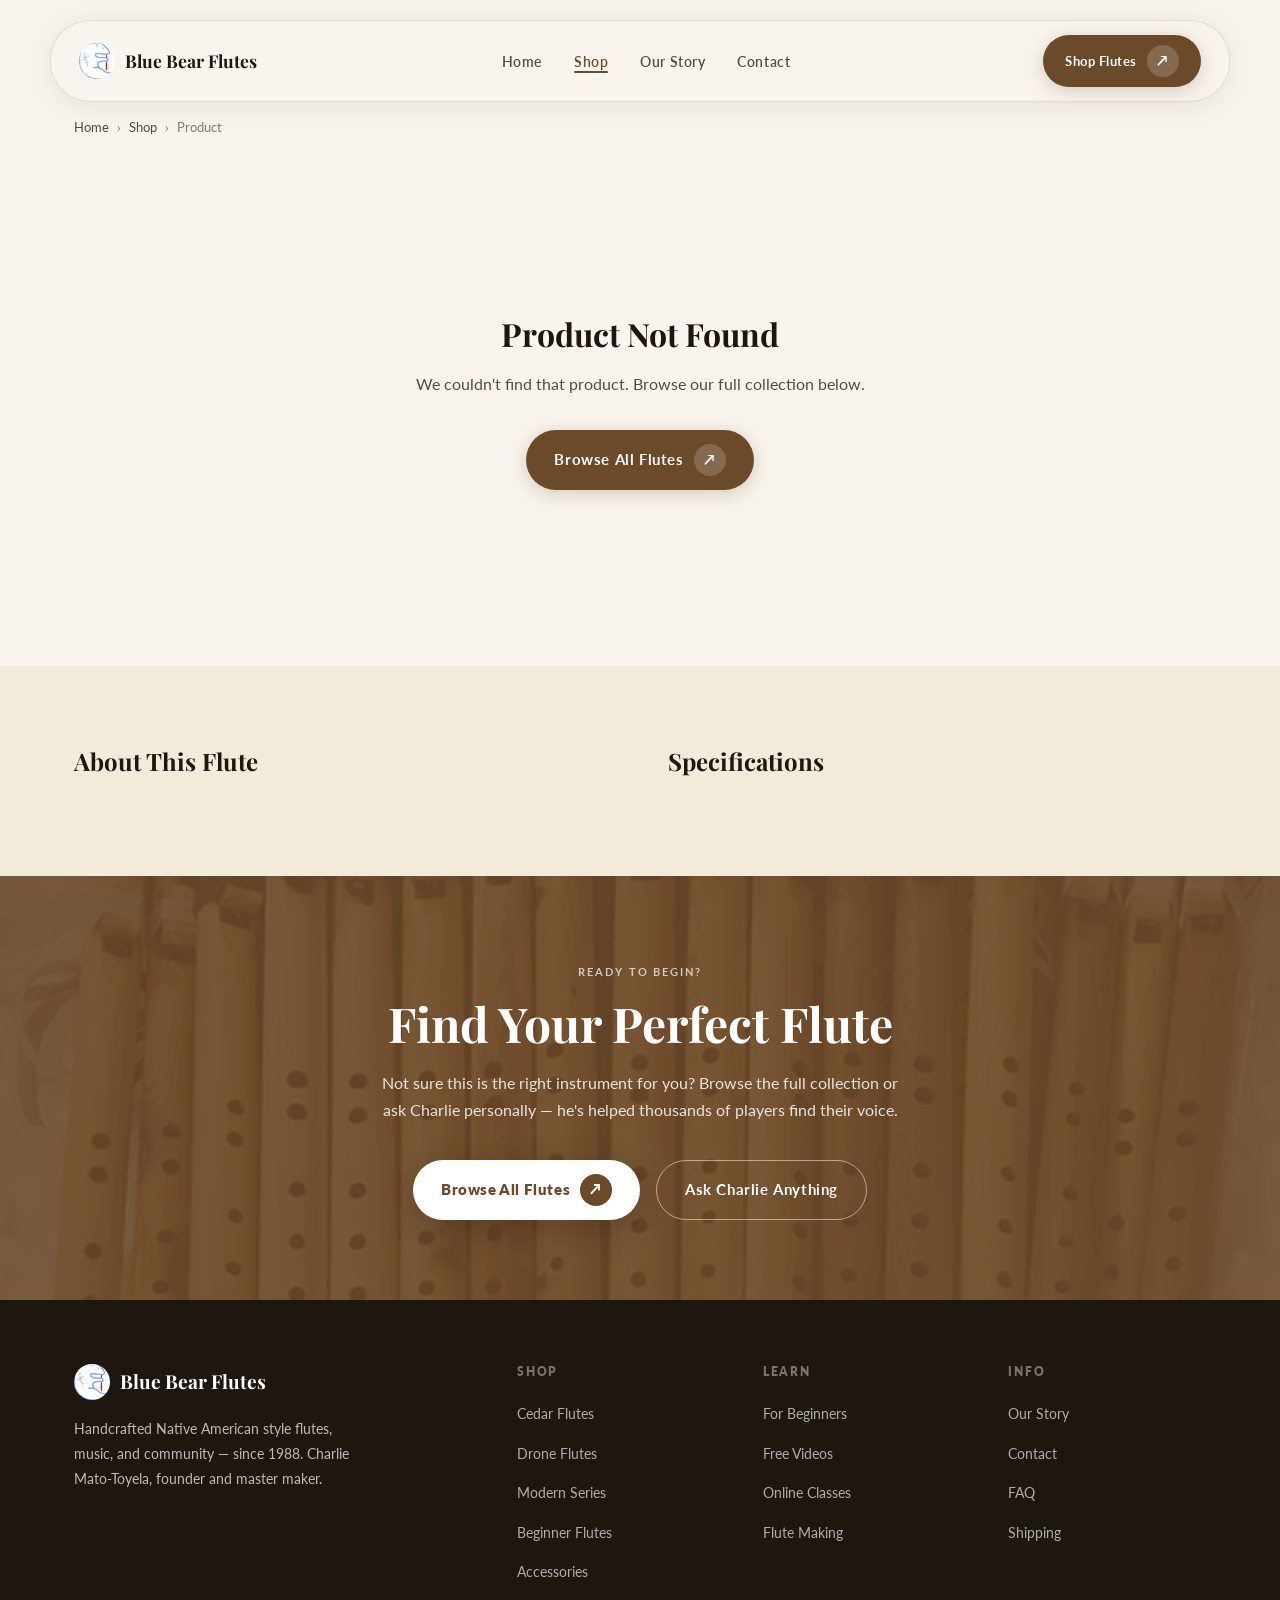
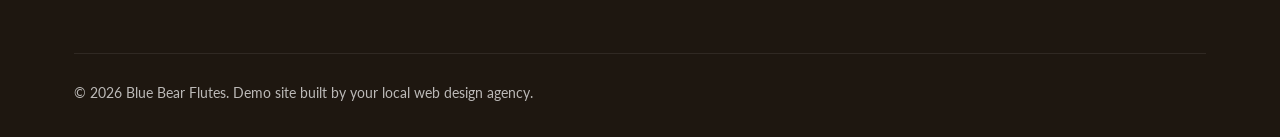
<file: product.html>
<!DOCTYPE html>
<html lang="en">
<head>
  <meta charset="UTF-8">
  <meta name="viewport" content="width=device-width, initial-scale=1.0">
  <title id="page-title">Product — Blue Bear Flutes</title>
  <meta name="description" id="page-desc" content="Handcrafted Native American style flutes by Charlie Mato-Toyela.">
  <link rel="preconnect" href="https://fonts.googleapis.com">
  <link rel="preconnect" href="https://fonts.gstatic.com" crossorigin>
  <link href="https://fonts.googleapis.com/css2?family=Playfair+Display:ital,wght@0,600;0,700;1,600&family=Lato:wght@300;400;700;900&display=swap" rel="stylesheet">
  <link rel="stylesheet" href="style.css">
  <style>
    /* ── PRODUCT PAGE SPECIFIC STYLES ── */
    .breadcrumb {
      padding: 100px 0 0;
      background: var(--bg);
    }
    .breadcrumb-inner {
      display: flex;
      align-items: center;
      gap: 8px;
      font-size: 0.82rem;
      color: var(--text-light);
      padding: 16px 0;
    }
    .breadcrumb-inner a { color: var(--text-mid); transition: color 0.2s; }
    .breadcrumb-inner a:hover { color: var(--accent); }
    .breadcrumb-inner span { color: var(--text-light); }

    /* Product layout */
    .product-layout {
      display: grid;
      grid-template-columns: 1fr 1fr;
      gap: 64px;
      align-items: start;
      padding: 48px 0 96px;
    }

    /* Image side */
    .product-gallery { position: sticky; top: 100px; }
    .product-main-img {
      border-radius: var(--radius-lg);
      overflow: hidden;
      aspect-ratio: 4/3;
      background: var(--bg2);
      box-shadow: 0 16px 64px var(--shadow-lg);
    }
    .product-main-img img {
      width: 100%;
      height: 100%;
      object-fit: cover;
    }
    .product-trust-row {
      display: flex;
      gap: 12px;
      margin-top: 20px;
      flex-wrap: wrap;
    }
    .trust-chip {
      display: flex;
      align-items: center;
      gap: 6px;
      padding: 8px 14px;
      background: #fff;
      border: 1px solid var(--border);
      border-radius: var(--radius-xl);
      font-size: 0.78rem;
      font-weight: 700;
      color: var(--text-mid);
    }
    .trust-chip-icon { font-size: 14px; }

    /* Info side */
    .product-info {}
    .product-category-tag {
      display: inline-block;
      font-size: 10px;
      font-weight: 800;
      letter-spacing: 0.16em;
      text-transform: uppercase;
      color: var(--sage);
      margin-bottom: 12px;
    }
    .product-name {
      font-size: clamp(1.8rem, 3vw, 2.5rem);
      font-weight: 700;
      line-height: 1.2;
      color: var(--dark);
      margin-bottom: 16px;
    }
    .product-etsy-row {
      display: flex;
      align-items: center;
      gap: 10px;
      margin-bottom: 24px;
    }
    .product-stars { color: var(--gold); font-size: 0.9rem; letter-spacing: 2px; }
    .product-etsy-label { font-size: 0.82rem; color: var(--text-mid); }

    .product-price-block { margin-bottom: 28px; }
    .product-price-was { font-size: 0.9rem; color: var(--text-light); text-decoration: line-through; margin-bottom: 4px; }
    .product-price-now {
      font-family: 'Playfair Display', serif;
      font-size: 2.2rem;
      font-weight: 700;
      color: var(--accent);
    }
    .product-price-note { font-size: 0.8rem; color: var(--text-light); margin-top: 4px; }

    .product-divider { border: none; border-top: 1px solid var(--border); margin: 28px 0; }

    .product-short-desc {
      font-size: 1rem;
      color: var(--text-mid);
      line-height: 1.85;
      margin-bottom: 28px;
    }

    /* Option selectors */
    .option-group { margin-bottom: 24px; }
    .option-label {
      font-size: 0.8rem;
      font-weight: 800;
      letter-spacing: 0.1em;
      text-transform: uppercase;
      color: var(--text);
      margin-bottom: 10px;
    }
    .option-chips { display: flex; flex-wrap: wrap; gap: 8px; }
    .option-chip {
      padding: 8px 18px;
      border: 1.5px solid var(--border);
      border-radius: var(--radius-xl);
      font-size: 0.85rem;
      font-weight: 600;
      color: var(--text-mid);
      cursor: pointer;
      background: #fff;
      transition: all 0.2s;
      user-select: none;
    }
    .option-chip:hover { border-color: var(--accent); color: var(--accent); }
    .option-chip.selected { border-color: var(--accent); background: var(--accent); color: #fff; }

    /* Qty */
    .qty-row { display: flex; align-items: center; gap: 12px; margin-bottom: 28px; }
    .qty-label { font-size: 0.8rem; font-weight: 800; letter-spacing: 0.1em; text-transform: uppercase; color: var(--text); }
    .qty-control { display: flex; align-items: center; gap: 0; border: 1.5px solid var(--border); border-radius: var(--radius-xl); overflow: hidden; }
    .qty-btn {
      width: 38px; height: 38px;
      background: var(--bg2); border: none;
      font-size: 1.1rem; cursor: pointer; color: var(--accent);
      display: flex; align-items: center; justify-content: center;
      transition: background 0.2s;
    }
    .qty-btn:hover { background: var(--bg3); }
    .qty-num { width: 44px; text-align: center; font-weight: 700; font-size: 0.95rem; color: var(--text); }

    /* CTA buttons */
    .product-cta { display: flex; flex-direction: column; gap: 12px; margin-bottom: 24px; }
    .btn-order {
      display: flex; align-items: center; justify-content: center; gap: 10px;
      padding: 16px 28px;
      background: var(--accent); color: #fff;
      border-radius: var(--radius-xl); border: none;
      font-family: 'Lato', sans-serif; font-size: 1rem; font-weight: 800;
      letter-spacing: 0.04em; cursor: pointer; text-decoration: none;
      box-shadow: 0 6px 24px rgba(107,74,42,0.3);
      transition: all 0.3s;
    }
    .btn-order:hover { background: var(--dark2); transform: translateY(-2px); box-shadow: 0 10px 32px rgba(107,74,42,0.4); }
    .btn-ask {
      display: flex; align-items: center; justify-content: center; gap: 10px;
      padding: 14px 28px;
      background: transparent; color: var(--accent);
      border-radius: var(--radius-xl); border: 1.5px solid var(--accent);
      font-family: 'Lato', sans-serif; font-size: 0.92rem; font-weight: 700;
      cursor: pointer; text-decoration: none;
      transition: all 0.3s;
    }
    .btn-ask:hover { background: var(--accent); color: #fff; transform: translateY(-2px); }

    .shipping-note {
      display: flex; align-items: center; gap: 8px;
      padding: 14px 18px;
      background: #f0f7ef; border: 1px solid rgba(74,94,66,0.2);
      border-radius: var(--radius); font-size: 0.85rem; color: var(--sage);
      font-weight: 600;
    }

    /* Details section */
    .product-details-section {
      background: var(--bg2);
      padding: 80px 0;
    }
    .details-grid {
      display: grid;
      grid-template-columns: 1fr 1fr;
      gap: 56px;
      align-items: start;
    }
    .details-col h3 {
      font-size: 1.5rem;
      margin-bottom: 20px;
      color: var(--dark);
    }
    .details-col p {
      color: var(--text-mid);
      line-height: 1.85;
      margin-bottom: 16px;
      font-size: 0.95rem;
    }
    .feature-list { list-style: none; margin-top: 8px; }
    .feature-list li {
      display: flex; align-items: flex-start; gap: 10px;
      padding: 10px 0;
      border-bottom: 1px solid var(--border);
      font-size: 0.92rem; color: var(--text-mid);
    }
    .feature-list li:last-child { border-bottom: none; }
    .feature-list li::before {
      content: '✓';
      color: var(--sage); font-weight: 900; flex-shrink: 0; margin-top: 1px;
    }

    .specs-table { width: 100%; border-collapse: collapse; margin-top: 8px; }
    .specs-table tr { border-bottom: 1px solid var(--border); }
    .specs-table tr:last-child { border-bottom: none; }
    .specs-table td { padding: 12px 0; font-size: 0.88rem; vertical-align: top; }
    .specs-table td:first-child {
      font-weight: 700; color: var(--text); width: 45%;
      font-size: 0.8rem; letter-spacing: 0.05em; text-transform: uppercase;
    }
    .specs-table td:last-child { color: var(--text-mid); }

    /* Tuning section */
    .tuning-section {
      background: var(--dark2);
      padding: 56px 0;
      text-align: center;
    }
    .tuning-section h3 { color: #fff; font-size: 1.6rem; margin-bottom: 12px; }
    .tuning-section p { color: rgba(255,255,255,0.65); max-width: 520px; margin: 0 auto 32px; font-size: 0.95rem; line-height: 1.8; }
    .tuning-chips { display: flex; justify-content: center; gap: 16px; flex-wrap: wrap; }
    .tuning-chip {
      padding: 14px 28px;
      border: 1.5px solid rgba(196,147,58,0.4);
      border-radius: var(--radius-xl);
      color: var(--gold-light);
      font-size: 0.88rem;
      font-weight: 700;
      letter-spacing: 0.06em;
    }

    /* Responsive */
    @media (max-width: 900px) {
      .product-layout { grid-template-columns: 1fr; gap: 40px; }
      .product-gallery { position: static; }
      .details-grid { grid-template-columns: 1fr; gap: 40px; }
    }

    /* 404 state */
    .not-found { text-align: center; padding: 160px 0 80px; }
    .not-found h2 { font-size: 2rem; margin-bottom: 16px; }
    .not-found p { color: var(--text-mid); margin-bottom: 32px; }
  </style>
</head>
<body>

<!-- ── NAVIGATION ── -->
<nav class="nav" id="nav">
  <div class="nav-inner">
    <a href="index.html" class="nav-logo">
      <img src="images/logo.png" alt="Blue Bear Flutes logo" style="width:36px;height:36px;border-radius:50%;object-fit:cover;">
      Blue Bear Flutes
    </a>
    <ul class="nav-links">
      <li><a href="index.html">Home</a></li>
      <li><a href="shop.html" class="active">Shop</a></li>
      <li><a href="about.html">Our Story</a></li>
      <li><a href="contact.html">Contact</a></li>
    </ul>
    <a href="shop.html" class="btn btn-primary nav-cta" style="padding:10px 22px;font-size:0.84rem;">
      Shop Flutes <span class="btn-arrow">&#8599;</span>
    </a>
    <button class="hamburger" id="hamburger" aria-label="Menu">
      <span></span><span></span><span></span>
    </button>
  </div>
</nav>

<nav class="nav-mobile" id="navMobile">
  <a href="index.html">Home</a>
  <a href="shop.html">Shop</a>
  <a href="about.html">Our Story</a>
  <a href="contact.html">Contact</a>
</nav>

<!-- ── BREADCRUMB ── -->
<div class="breadcrumb">
  <div class="container">
    <div class="breadcrumb-inner">
      <a href="index.html">Home</a>
      <span>›</span>
      <a href="shop.html">Shop</a>
      <span>›</span>
      <span id="breadcrumb-name">Product</span>
    </div>
  </div>
</div>

<!-- ── PRODUCT LAYOUT ── -->
<section style="padding:0 0 96px;" id="product-section">
  <div class="container">
    <div class="product-layout">

      <!-- Image -->
      <div class="product-gallery reveal">
        <div class="product-main-img">
          <img id="prod-img" src="" alt="" loading="eager">
        </div>
        <div class="product-trust-row">
          <div class="trust-chip"><span class="trust-chip-icon">✓</span> Handcrafted in the USA</div>
          <div class="trust-chip"><span class="trust-chip-icon">🚚</span> Free U.S. Shipping</div>
          <div class="trust-chip"><span class="trust-chip-icon">★</span> 4.9 Stars on Etsy</div>
        </div>
      </div>

      <!-- Info -->
      <div class="product-info reveal reveal-delay-2">
        <div class="product-category-tag" id="prod-category"></div>
        <h1 class="product-name" id="prod-name"></h1>

        <div class="product-etsy-row">
          <div class="product-stars">★★★★★</div>
          <div class="product-etsy-label">4.9 · 1,000+ Reviews · 4,400+ Sales on Etsy</div>
        </div>

        <div class="product-price-block">
          <div class="product-price-was" id="prod-price-orig" style="display:none;"></div>
          <div class="product-price-now" id="prod-price"></div>
          <div class="product-price-note" id="prod-price-note"></div>
        </div>

        <hr class="product-divider">

        <p class="product-short-desc" id="prod-short-desc"></p>

        <!-- Tuning option -->
        <div class="option-group" id="tuning-group" style="display:none;">
          <div class="option-label">Tuning Frequency</div>
          <div class="option-chips">
            <div class="option-chip selected" onclick="selectChip(this,'tuning')">440 Hz — Standard</div>
            <div class="option-chip" onclick="selectChip(this,'tuning')">432 Hz — Earth Tone</div>
            <div class="option-chip" onclick="selectChip(this,'tuning')">528 Hz — Solfeggio</div>
          </div>
          <div style="font-size:0.78rem;color:var(--text-light);margin-top:8px;">Tuning is free — just note your preference with your order.</div>
        </div>

        <!-- Key option -->
        <div class="option-group" id="key-group" style="display:none;">
          <div class="option-label">Key</div>
          <div class="option-chips" id="key-chips"></div>
        </div>

        <!-- Qty -->
        <div class="qty-row">
          <div class="qty-label">Qty</div>
          <div class="qty-control">
            <button class="qty-btn" onclick="changeQty(-1)">−</button>
            <div class="qty-num" id="qty-display">1</div>
            <button class="qty-btn" onclick="changeQty(1)">+</button>
          </div>
        </div>

        <!-- CTAs -->
        <div class="product-cta">
          <a id="btn-order" href="#" target="_blank" class="btn-order">
            Order on Blue Bear Flutes &nbsp;&#8599;
          </a>
          <a href="contact.html" class="btn-ask">
            ✉ Ask Charlie a Question
          </a>
        </div>

        <div class="shipping-note">
          🚚 Free shipping throughout the United States &nbsp;·&nbsp; Ships in 7–14 business days
        </div>
      </div>

    </div>
  </div>
</section>

<!-- ── DETAILS SECTION ── -->
<section class="product-details-section">
  <div class="container">
    <div class="details-grid">
      <div class="details-col reveal">
        <h3 id="details-heading">About This Flute</h3>
        <div id="prod-long-desc"></div>
        <ul class="feature-list" id="prod-features"></ul>
      </div>
      <div class="details-col reveal reveal-delay-2">
        <h3>Specifications</h3>
        <table class="specs-table" id="prod-specs"></table>
      </div>
    </div>
  </div>
</section>

<!-- ── TUNING INFO ── -->
<div class="tuning-section" id="tuning-section" style="display:none;">
  <div class="container">
    <h3>Custom Tuning at No Extra Cost</h3>
    <p>All keyed flutes are available in your choice of tuning frequency. Simply include a note with your order — Charlie will tune it personally before it ships.</p>
    <div class="tuning-chips">
      <div class="tuning-chip">440 Hz — Concert Standard</div>
      <div class="tuning-chip">432 Hz — Earth Tone</div>
      <div class="tuning-chip">528 Hz — Solfeggio / Miracle Tone</div>
    </div>
  </div>
</div>

<!-- ── CTA STRIP ── -->
<section class="cta-section">
  <div class="container">
    <span class="eyebrow">Ready to Begin?</span>
    <h2>Find Your Perfect Flute</h2>
    <p>Not sure this is the right instrument for you? Browse the full collection or ask Charlie personally — he's helped thousands of players find their voice.</p>
    <div style="display:flex;gap:16px;justify-content:center;flex-wrap:wrap;">
      <a href="shop.html" class="btn btn-white">
        Browse All Flutes <span class="btn-arrow" style="background:var(--accent);color:#fff;">&#8599;</span>
      </a>
      <a href="contact.html" class="btn btn-outline" style="border-color:rgba(255,255,255,0.5);color:#fff;">
        Ask Charlie Anything
      </a>
    </div>
  </div>
</section>

<!-- ── FOOTER ── -->
<footer>
  <div class="container">
    <div class="footer-grid">
      <div class="footer-brand">
        <div class="footer-logo">
          <img src="images/logo.png" alt="Blue Bear Flutes logo" style="width:36px;height:36px;border-radius:50%;object-fit:cover;">
          Blue Bear Flutes
        </div>
        <p>Handcrafted Native American style flutes, music, and community — since 1988. Charlie Mato-Toyela, founder and master maker.</p>
      </div>
      <div class="footer-col">
        <h4>Shop</h4>
        <ul>
          <li><a href="shop.html#cedar">Cedar Flutes</a></li>
          <li><a href="shop.html#drone">Drone Flutes</a></li>
          <li><a href="shop.html#modern">Modern Series</a></li>
          <li><a href="shop.html#beginner">Beginner Flutes</a></li>
          <li><a href="shop.html#accessories">Accessories</a></li>
        </ul>
      </div>
      <div class="footer-col">
        <h4>Learn</h4>
        <ul>
          <li><a href="https://www.bluebearflutes.com/beginners" target="_blank">For Beginners</a></li>
          <li><a href="https://www.bluebearflutes.com/videos" target="_blank">Free Videos</a></li>
          <li><a href="https://www.bluebearflutes.com/online-classes" target="_blank">Online Classes</a></li>
          <li><a href="https://www.bluebearflutes.com/flute-making" target="_blank">Flute Making</a></li>
        </ul>
      </div>
      <div class="footer-col">
        <h4>Info</h4>
        <ul>
          <li><a href="about.html">Our Story</a></li>
          <li><a href="contact.html">Contact</a></li>
          <li><a href="https://www.bluebearflutes.com/faq" target="_blank">FAQ</a></li>
          <li><a href="https://www.bluebearflutes.com/shipping" target="_blank">Shipping</a></li>
        </ul>
      </div>
    </div>
    <div class="footer-bottom">
      <p>&copy; 2026 Blue Bear Flutes. Demo site built by your local web design agency.</p>
    </div>
  </div>
</footer>

<script>
// ── PRODUCT DATA ──────────────────────────────────────────────────────────────
const PRODUCTS = {
  'old-style-red-cedar': {
    name: 'Old-Style Eastern Red Cedar 5-Hole Flute',
    category: 'Beginner Flutes',
    image: 'images/red-cedar-flute.avif',
    priceOrig: '$100.00',
    price: '$69.95',
    priceNote: 'Free U.S. shipping included',
    shortDesc: "Charlie's classic old-style design — open mouthpiece, warm cedar grain, easy to hold and play from day one. The flute that started thousands of journeys.",
    longDesc: `<p>The Old-Style Eastern Red Cedar 5-Hole is the flute that launched countless musical journeys. Charlie's open-mouthpiece design makes it immediately playable — no embouchure technique required, just breath and intention.</p><p>Eastern red cedar is Charlie's go-to wood for a reason: its warm, resinous voice carries the authentic soul of the Native American flute tradition. The natural grain patterns mean no two instruments look exactly alike, and the aromatic cedar scent fades naturally over time as the wood settles into its playing life.</p><p>The pentatonic tuning means virtually any combination of notes you play will sound musical — making this the ideal first instrument for players of any background.</p>`,
    features: ['Open mouthpiece — easiest design to play', 'Hand-shaped eastern red cedar', 'Pentatonic scale — every note combination sounds musical', 'Custom tuning available (440Hz, 432Hz, 528Hz)', 'Comes with free access to Charlie\'s YouTube lesson library', 'Free U.S. shipping, worldwide delivery available'],
    specs: [['Wood', 'Eastern Red Cedar'], ['Holes', '5-Hole'], ['Design', 'Old-Style / Open Mouthpiece'], ['Tuning', '440Hz standard (432Hz & 528Hz available)'], ['Shipping', 'Free U.S. · International available'], ['Ships In', '7–14 business days'], ['Made In', 'USA — Handcrafted by Charlie']],
    tuning: true,
    keys: ['Low D', 'Low E', 'Low A', 'Low B', 'F#', 'G', 'A'],
    buyUrl: 'https://www.bluebearflutes.com/product-page/old-style-eastern-red-cedar-5-hole-native-american-style-flute',
    detailsHeading: 'About This Flute'
  },
  'beginner-poplar': {
    name: 'Beginner 5-Hole Flute — High B (Hardwood Poplar)',
    category: 'Beginner Flutes',
    image: 'images/beginner-5-hole-poplar.avif',
    priceOrig: '$175.00',
    price: '$110.00',
    priceNote: 'Free U.S. shipping included',
    shortDesc: 'A rich chocolate-brown stained poplar with a natural bear totem. The High B tuning makes it one of the easiest flutes to learn — bright, responsive, and musical from the first breath.',
    longDesc: `<p>The High B tuning is one of the most forgiving registers for new players — the shorter body length is easier to hold, and the bright, responsive tone gives you instant feedback when you're finding your breath control.</p><p>This flute features a hand-carved bear totem, a nod to Charlie's Lakota name "Blue Bear." The rich chocolate-brown stained hardwood poplar has a smooth, comfortable feel in the hands and produces a warm, clear voice with excellent projection.</p><p>If you've been looking for a first flute that you won't outgrow quickly, this is it — the High B register is a favorite of intermediate players as well.</p>`,
    features: ['High B tuning — ideal for beginners', 'Natural bear totem hand-carved by Charlie', 'Chocolate-brown stained hardwood poplar', 'Shorter body — easier to hold and finger', 'Bright, responsive tone with excellent projection', 'Free video lessons from Charlie included'],
    specs: [['Wood', 'Hardwood Poplar'], ['Holes', '5-Hole'], ['Key', 'High B'], ['Totem', 'Natural Bear Totem'], ['Tuning', '440Hz standard (432Hz & 528Hz available)'], ['Shipping', 'Free U.S. · International available'], ['Made In', 'USA — Handcrafted by Charlie']],
    tuning: true,
    keys: ['High B'],
    buyUrl: 'https://www.bluebearflutes.com/product-page/beginner-native-american-style-flute',
    detailsHeading: 'About This Flute'
  },
  'googol-flute': {
    name: 'Blue Bear "Googol" Flute in G',
    category: 'Beginner Flutes',
    image: 'images/mini-flutes.avif',
    priceOrig: '$89.95',
    price: '$74.95',
    priceNote: 'Free U.S. shipping included',
    shortDesc: "A uniquely shaped Blue Bear original — the \"Googol\" is one of Charlie's signature designs. Tuned in G, it plays warm and full with a personality all its own.",
    longDesc: `<p>The "Googol" is a Blue Bear original design — one of Charlie's signature shapes that you won't find anywhere else. Its distinctive form isn't just aesthetic; the geometry influences the acoustic properties, giving the Googol a slightly different voice than a standard cylindrical flute body.</p><p>Tuned in G, this flute sits in one of the most musical and widely used keys for Native American style flutes. The G register is warm, accessible, and pairs beautifully with guitar, piano, and other instruments.</p><p>Whether you're a beginner drawn to something unique or an experienced player wanting to add a signature instrument to your collection, the Googol delivers.</p>`,
    features: ['Exclusive Blue Bear "Googol" design', 'G tuning — one of the most versatile keys', 'Unique body shape with distinctive acoustic character', 'Ideal for beginners and experienced players alike', 'Custom tuning options available', 'Comes with free YouTube lesson access'],
    specs: [['Design', 'Blue Bear Googol — Original Shape'], ['Holes', '5-Hole'], ['Key', 'G'], ['Tuning', '440Hz standard (432Hz & 528Hz available)'], ['Shipping', 'Free U.S. · International available'], ['Made In', 'USA — Handcrafted by Charlie']],
    tuning: true,
    keys: ['G'],
    buyUrl: 'https://www.bluebearflutes.com/product-page/blue-bear-flutes-googol-native-american-style-flute',
    detailsHeading: 'About This Flute'
  },
  'western-cedar': {
    name: 'Western Cedar Native American Style Flute',
    category: 'Cedar Flutes',
    image: 'images/western-cedar-flute.jpg',
    priceOrig: '$115.00',
    price: 'From $85.00',
    priceNote: 'Price varies by key — contact Charlie to confirm',
    shortDesc: 'Lighter in color with a slightly brighter tone than eastern red cedar. Western cedar flutes have a clarity and depth that sings beautifully in the lower registers.',
    longDesc: `<p>Western cedar is a lighter, finer-grained wood than its eastern counterpart, and the difference shows in the sound. Where eastern red cedar leans warm and full, western cedar has a brighter clarity — a cutting, singing quality that carries beautifully across open space.</p><p>These flutes are hand-shaped by Charlie using the same process he has refined over 38 years. The pale, golden-tan grain is visually striking, and the wood's natural oils give it a smooth, comfortable feel that improves with play.</p><p>Western cedar flutes are popular with players who perform outdoors or in group settings, where the brighter projection stands out in the mix.</p>`,
    features: ['Western cedar — brighter, clearer tone than eastern red cedar', 'Hand-shaped and tuned by Charlie', 'Excellent projection — great for outdoor and group playing', 'Available in multiple keys', 'Custom tuning (440Hz, 432Hz, 528Hz)', 'Free U.S. shipping'],
    specs: [['Wood', 'Western Cedar'], ['Holes', '5 or 6-Hole (by key)'], ['Finish', 'Natural oil — no varnish'], ['Tuning', '440Hz standard (432Hz & 528Hz available)'], ['Shipping', 'Free U.S. · International available'], ['Made In', 'USA — Handcrafted by Charlie']],
    tuning: true,
    keys: ['Low D', 'Low E', 'F#', 'G', 'A', 'High B'],
    buyUrl: 'https://www.bluebearflutes.com/product-page/handmade-western-cedar-native-american-flutes',
    detailsHeading: 'About This Flute'
  },
  'eastern-red-cedar-full': {
    name: 'Eastern Red Cedar Flutes — Full Range',
    category: 'Cedar Flutes',
    image: 'images/red-cedar-flute.avif',
    priceOrig: '$185.00',
    price: 'From $175.00',
    priceNote: 'Price varies by key and size — contact Charlie to confirm',
    shortDesc: "Available in Low D (24\"), Low E (23\"), Low A, Low B, and standard registers. Eastern red cedar's warm, resinous voice carries the soul of the Native American flute tradition.",
    longDesc: `<p>The eastern red cedar flute is the cornerstone of Charlie's work — the wood he returns to again and again because nothing else quite matches its warmth, resonance, and connection to the tradition.</p><p>Eastern red cedar carries a natural resin that gives the bore a characteristic richness. The low-register instruments — especially the 24" Low D — produce a deep, meditative sound that has become synonymous with Native American flute music in ceremony and contemplative practice.</p><p>Each instrument is hand-shaped, drilled, and tuned by Charlie. Available across a wide range of keys, from the massive Low D to standard registers, these are instruments built to last a lifetime.</p>`,
    features: ['Eastern red cedar — the classic voice of the Native American flute tradition', 'Available in Low D (24"), Low E (23"), Low A, Low B, and standard keys', 'Hand-drilled, shaped, and tuned by Charlie', 'Deep, warm, resinous tone', 'Custom tuning (440Hz, 432Hz, 528Hz)', 'Free U.S. shipping'],
    specs: [['Wood', 'Eastern Red Cedar'], ['Holes', '5 or 6-Hole'], ['Range', 'Low D (24") through standard keys'], ['Tuning', '440Hz standard (432Hz & 528Hz available)'], ['Shipping', 'Free U.S. · International available'], ['Made In', 'USA — Handcrafted by Charlie']],
    tuning: true,
    keys: ['Low D (24")', 'Low E (23")', 'Low A', 'Low B', 'F#', 'G', 'A'],
    buyUrl: 'https://www.bluebearflutes.com/product-page/eastern-red-cedar-native-american-style-flute',
    detailsHeading: 'About This Flute'
  },
  'cherry-flute': {
    name: 'Cherry Old-Style Native American Style Flute',
    category: 'Cedar Flutes',
    image: 'images/cherry-flute.avif',
    priceOrig: null,
    price: '$125.00',
    priceNote: 'Free U.S. shipping included',
    shortDesc: 'Cherry wood brings a warm reddish tone and a mellow voice. The old-style design keeps the spirit of traditional flute making alive in every note.',
    longDesc: `<p>Cherry is a hardwood that offers something distinct from cedar — a warmer, slightly denser grain that gives the voice a mellow, rounded quality. Cherry flutes tend to have a softer attack and a longer, more lingering sustain that many players find meditative and expressive.</p><p>The old-style design with an open mouthpiece keeps the instrument true to the traditional form. Cherry's reddish-brown grain darkens beautifully with age, and these flutes become more visually striking the longer they're played.</p><p>For players who want a step beyond cedar without going into the more exotic hardwoods, cherry is a natural and deeply satisfying choice.</p>`,
    features: ['American cherry — warm, mellow voice with long sustain', 'Old-style open mouthpiece design', 'Reddish-brown grain deepens beautifully with age', 'Slightly denser than cedar — more focused tone', 'Custom tuning (440Hz, 432Hz, 528Hz)', 'Free U.S. shipping'],
    specs: [['Wood', 'American Cherry'], ['Holes', '5-Hole'], ['Design', 'Old-Style / Open Mouthpiece'], ['Tuning', '440Hz standard (432Hz & 528Hz available)'], ['Shipping', 'Free U.S. · International available'], ['Made In', 'USA — Handcrafted by Charlie']],
    tuning: true,
    keys: ['F#', 'G', 'A', 'High B'],
    buyUrl: 'https://www.bluebearflutes.com/product-page/cherry-old-style-native-american-style-flute',
    detailsHeading: 'About This Flute'
  },
  'yellowheart': {
    name: 'African Yellowheart Old-Style Flute',
    category: 'Exotic Hardwood Flutes',
    image: 'images/yellowheart-flute.avif',
    priceOrig: null,
    price: '$145.00',
    priceNote: 'Free U.S. shipping included',
    shortDesc: 'Brilliant golden-yellow grain with a bright, projecting voice. Yellowheart is dense and resonant — this flute commands attention both visually and musically.',
    longDesc: `<p>African yellowheart — also called Pau Amarelo — is one of the most visually striking woods in the luthier's palette. Its brilliant, saturated golden-yellow grain is unmistakable, and the density of the wood gives the flute a bright, projecting voice with exceptional clarity.</p><p>Yellowheart flutes have a snappier attack than cedar instruments, making them excellent for melodic playing where note articulation matters. The tone carries well across distance, making these a favorite for performance and outdoor settings.</p><p>Each yellowheart flute is a visual statement as much as a musical one — the grain pattern is unique to every piece of wood, and the color deepens to a rich amber with age.</p>`,
    features: ['African yellowheart — brilliant golden grain, unique to each piece', 'Dense hardwood — bright, projecting tone with clear articulation', 'Excellent for performance and outdoor playing', 'Old-style open mouthpiece design', 'Custom tuning (440Hz, 432Hz, 528Hz)', 'Free U.S. shipping'],
    specs: [['Wood', 'African Yellowheart (Pau Amarelo)'], ['Holes', '5-Hole'], ['Design', 'Old-Style / Open Mouthpiece'], ['Tone Character', 'Bright, projecting, clear articulation'], ['Tuning', '440Hz standard (432Hz & 528Hz available)'], ['Shipping', 'Free U.S. · International available'], ['Made In', 'USA — Handcrafted by Charlie']],
    tuning: true,
    keys: ['F#', 'G', 'A'],
    buyUrl: 'https://www.bluebearflutes.com/product-page/african-yellowheart-old-style-5-hole-native-american-style-flute',
    detailsHeading: 'About This Flute'
  },
  'purpleheart': {
    name: 'Old-Style Purpleheart Native American Flute',
    category: 'Exotic Hardwood Flutes',
    image: 'images/purpleheart-flute.avif',
    priceOrig: null,
    price: '$145.00',
    priceNote: 'Free U.S. shipping included',
    shortDesc: "One of the most striking woods in nature — deep violet-purple grain with a clear, bell-like tone. Purpleheart is as unforgettable to hear as it is to hold.",
    longDesc: `<p>Purpleheart is one of those woods that stops people in their tracks. The deep violet-purple color is completely natural — a result of the wood's chemical composition reacting with light and air. Fresh-cut purpleheart is a vivid violet; as it ages with UV exposure, it deepens to a rich, dark plum.</p><p>The density of purpleheart gives the flute a bell-like, clear tone with impressive sustain. The voice is focused and precise — each note has a defined center that resonates cleanly without muddiness.</p><p>If you're looking for a flute that's as much a conversation piece as a musical instrument, purpleheart delivers on every level.</p>`,
    features: ['Purpleheart — stunning deep violet-purple grain, entirely natural', 'Dense hardwood — clear, bell-like tone with excellent sustain', 'Color deepens to rich plum with age and UV exposure', 'Old-style open mouthpiece design', 'Custom tuning (440Hz, 432Hz, 528Hz)', 'Free U.S. shipping'],
    specs: [['Wood', 'Purpleheart (Peltogyne)'], ['Holes', '5-Hole'], ['Design', 'Old-Style / Open Mouthpiece'], ['Tone Character', 'Clear, bell-like, focused'], ['Tuning', '440Hz standard (432Hz & 528Hz available)'], ['Shipping', 'Free U.S. · International available'], ['Made In', 'USA — Handcrafted by Charlie']],
    tuning: true,
    keys: ['F#', 'G', 'A'],
    buyUrl: 'https://www.bluebearflutes.com/product-page/old-style-purpleheart-native-american-style-flute',
    detailsHeading: 'About This Flute'
  },
  'padauk': {
    name: 'Old-Style Padauk Native American Flute',
    category: 'Exotic Hardwood Flutes',
    image: 'images/padauk-flute.avif',
    priceOrig: null,
    price: '$175.00',
    priceNote: 'Free U.S. shipping included',
    shortDesc: 'Deep orange-red African padauk with a warm, rich resonance. Dense grain means excellent projection — this flute fills a room with ease.',
    longDesc: `<p>African padauk is renowned among woodworkers and instrument makers for its exceptional stability, fine grain, and the brilliant orange-red color that makes it immediately recognizable. Over time and with light exposure, padauk deepens to a rich reddish-brown — a natural aging process that many players find adds character.</p><p>Acoustically, padauk delivers warm, rich resonance with strong projection. The density of the wood gives each note a solid, full-bodied quality that carries well. Padauk flutes have a slightly warmer character than yellowheart but retain the clarity and projection of exotic hardwoods.</p><p>At $175, this is one of Charlie's premium handcrafted instruments — the quality of both the material and the craftsmanship is evident from the first note.</p>`,
    features: ['African padauk — brilliant orange-red grain, deepens with age', 'Dense, stable hardwood — warm, rich resonance with strong projection', 'Full-bodied tone that carries across large spaces', 'Old-style open mouthpiece design', 'Custom tuning (440Hz, 432Hz, 528Hz)', 'Free U.S. shipping'],
    specs: [['Wood', 'African Padauk'], ['Holes', '5-Hole'], ['Design', 'Old-Style / Open Mouthpiece'], ['Tone Character', 'Warm, rich, full-bodied projection'], ['Tuning', '440Hz standard (432Hz & 528Hz available)'], ['Shipping', 'Free U.S. · International available'], ['Made In', 'USA — Handcrafted by Charlie']],
    tuning: true,
    keys: ['F#', 'G', 'A'],
    buyUrl: 'https://www.bluebearflutes.com/product-page/old-style-padauk-native-american-style-flute',
    detailsHeading: 'About This Flute'
  },
  'red-cedar-drone': {
    name: 'Eastern Red Cedar Drone Flutes',
    category: 'Drone Flutes',
    image: 'images/drone-flute.avif',
    priceOrig: null,
    price: 'From $250.00',
    priceNote: 'Price varies by key — contact Charlie to confirm',
    shortDesc: 'Two chambers: one for melody, one for a sustained harmonic drone. The result is a full, meditative soundscape that no single-chamber flute can replicate.',
    longDesc: `<p>A drone flute is a Native American style flute with two parallel chambers — one plays your melody while the other sustains a constant harmonic drone beneath every note. The effect is unlike anything a single-chamber flute can produce: a rich, layered sound that fills the room and creates an immediate sense of depth and presence.</p><p>Charlie builds his drone flutes from eastern red cedar — the same warm, resonant wood that anchors his single-chamber lineup. The two chambers are tuned to a specific harmonic interval, typically a fourth or fifth apart, giving every melodic phrase a harmonic foundation.</p><p>Drone flutes are popular for meditation, ceremony, healing work, and performance. Once you hear the sound, you understand why.</p>`,
    features: ['Two chambers — melody + sustained harmonic drone', 'Eastern red cedar — warm, resonant tone', 'Tuned harmonic interval (4th or 5th)', 'Ideal for meditation, ceremony, and performance', 'Custom tuning (440Hz, 432Hz, 528Hz)', 'Free U.S. shipping'],
    specs: [['Type', 'Drone Flute — Dual Chamber'], ['Wood', 'Eastern Red Cedar'], ['Chambers', '2 (Melody + Drone)'], ['Interval', '4th or 5th (varies by model)'], ['Tuning', '440Hz standard (432Hz & 528Hz available)'], ['Shipping', 'Free U.S. · International available'], ['Made In', 'USA — Handcrafted by Charlie']],
    tuning: true,
    keys: ['Low D', 'Low E', 'F#', 'G', 'A'],
    buyUrl: 'https://www.bluebearflutes.com/product-page/eastern-red-cedar-native-american-style-drone-flutes',
    detailsHeading: 'About This Drone Flute'
  },
  'backpacker-drone': {
    name: 'Small Native American Style Backpacker Drone',
    category: 'Drone Flutes',
    image: 'images/backpacker-drone.avif',
    priceOrig: null,
    price: '$200.00',
    priceNote: 'Free U.S. shipping included',
    shortDesc: 'All the harmonic depth of a full drone flute in a travel-ready size. Take this one into the mountains, on the trail, or anywhere the music calls you.',
    longDesc: `<p>The Backpacker Drone is Charlie's answer to a common request: all the richness of a drone flute in a body small enough to fit in a daypack. The shorter length makes it easy to carry on hikes, camping trips, or any journey — without sacrificing the dual-chamber harmonic depth that makes drone flutes so distinctive.</p><p>The higher register of the backpacker size gives it a slightly brighter voice than the full-sized cedar drone — more presence, equally beautiful. This is the flute you reach for when you want to play by a mountain stream or under open sky.</p><p>A unique instrument at an accessible price point — one of Charlie's most popular special-use designs.</p>`,
    features: ['Compact "backpacker" size — fits in a daypack', 'Full dual-chamber drone design', 'Higher register — bright, clear, carries outdoors', 'Perfect for travel, hiking, and outdoor playing', 'Custom tuning available', 'Free U.S. shipping'],
    specs: [['Type', 'Drone Flute — Compact / Backpacker'], ['Chambers', '2 (Melody + Drone)'], ['Size', 'Compact — travel-ready'], ['Best For', 'Outdoor playing, travel, portability'], ['Tuning', '440Hz standard (432Hz & 528Hz available)'], ['Shipping', 'Free U.S. · International available'], ['Made In', 'USA — Handcrafted by Charlie']],
    tuning: true,
    keys: ['F#', 'G', 'A', 'High B'],
    buyUrl: 'https://www.bluebearflutes.com/product-page/small-native-american-drone-flutes',
    detailsHeading: 'About This Drone Flute'
  },
  'aztec-drone': {
    name: 'Aztec, Mayan or Olmec Temple Drone Flutes',
    category: 'Drone Flutes',
    image: 'images/aztec-drone-flute.avif',
    priceOrig: null,
    price: 'From $170.00',
    priceNote: 'Price varies by design — contact Charlie to confirm',
    shortDesc: 'Ceremonial-inspired drone flutes built to evoke ancient Mesoamerican soundscapes. A truly unique instrument for players drawn to deep history and rare tones.',
    longDesc: `<p>The Temple Drone series draws from the ancient musical traditions of Mesoamerica — the Aztec, Mayan, and Olmec civilizations each had rich ceremonial musical cultures, and these flutes are Charlie's tribute to those traditions.</p><p>These are dual-chamber drone flutes built with unique body shapes and proportions inspired by pre-Columbian instrument design. The result is a sound unlike any standard drone flute — more ancient in character, with overtones and resonances that seem to come from another time.</p><p>If you're drawn to ceremony, deep history, or simply want an instrument that no one else in the room has ever seen or heard before, the Temple Drone series is in a category of its own.</p>`,
    features: ['Inspired by Aztec, Mayan, and Olmec flute traditions', 'Dual-chamber drone design', 'Unique body proportions — distinctive ancient character', 'Special edition — limited availability', 'Custom tuning available', 'Free U.S. shipping'],
    specs: [['Type', 'Drone Flute — Special / Temple Series'], ['Inspired By', 'Aztec, Mayan & Olmec traditions'], ['Chambers', '2 (Melody + Drone)'], ['Availability', 'Limited — contact Charlie for current stock'], ['Tuning', '440Hz standard (432Hz & 528Hz available)'], ['Shipping', 'Free U.S. · International available'], ['Made In', 'USA — Handcrafted by Charlie']],
    tuning: true,
    keys: ['Varies — contact Charlie'],
    buyUrl: 'https://www.bluebearflutes.com/product-page/special-native-american-4th-and-5th-drone-flutes',
    detailsHeading: 'About This Drone Flute'
  },
  'modern-5-hole': {
    name: 'Blue Bear Modern Series 5-Hole Flute',
    category: 'Modern Series',
    image: 'images/modern-series-flute.avif',
    priceOrig: '$70.00',
    price: 'From $55.00',
    priceNote: 'Price varies by key — free U.S. shipping included',
    shortDesc: "The classic Blue Bear 5-hole design in precision-printed form. Available with totems. Great for players who want consistency and durability without sacrificing Charlie's acoustic signature.",
    longDesc: `<p>The Modern Series brings Charlie's 38 years of acoustic design into the world of precision 3D printing. The result is an instrument that plays exactly like a Blue Bear flute should — same pentatonic tuning, same bore geometry, same approachability — but with manufacturing precision that produces highly consistent results every time.</p><p>Modern Series flutes are made from a food-safe, durable material that's impervious to humidity changes. Unlike wood, they won't crack, warp, or require oiling. This makes them particularly well-suited for players in humid or dry climates, or for anyone who wants a reliable instrument for daily practice.</p><p>Available with optional totem designs. At this price point, the Modern Series is the most accessible gateway into the Blue Bear sound.</p>`,
    features: ['Precision 3D-printed — consistent playability every time', "Charlie's exact bore geometry and acoustic design", 'Humidity-resistant — won\'t crack or warp', 'Available with optional totem designs', 'Custom tuning (440Hz, 432Hz, 528Hz)', 'Free U.S. shipping'],
    specs: [['Type', 'Modern Series — 3D Printed'], ['Holes', '5-Hole'], ['Material', 'Food-safe, durable composite'], ['Maintenance', 'Humidity-resistant — no oiling required'], ['Tuning', '440Hz standard (432Hz & 528Hz available)'], ['Shipping', 'Free U.S. · International available'], ['Made In', 'USA — Designed by Charlie']],
    tuning: true,
    keys: ['Low D', 'Low E', 'F#', 'G', 'A', 'High B'],
    buyUrl: 'https://www.bluebearflutes.com/product-page/modern-series-5-hole-native-american-style-flute',
    detailsHeading: 'About the Modern Series'
  },
  'modern-drone': {
    name: 'Blue Bear Modern Series Drone Flute',
    category: 'Modern Series',
    image: 'images/modern-series-drone-flute.avif',
    priceOrig: '$85.00',
    price: 'From $75.00',
    priceNote: 'Price varies by key — free U.S. shipping included',
    shortDesc: "Drone flute dual-chamber design in precision-printed form. Same harmonic depth as the handcrafted versions, at a more accessible price point with a turtle totem option.",
    longDesc: `<p>The Modern Series Drone brings the full dual-chamber drone experience to Charlie's precision-printed line. The acoustic design is identical to the handcrafted eastern red cedar drone flutes — same bore geometry, same harmonic intervals — just executed in a consistent, durable composite material.</p><p>For players who want to explore the world of drone flutes before committing to a handcrafted cedar instrument, this is the perfect entry point. At this price, there's no reason not to experience what a drone flute can add to your music.</p><p>Available with a turtle totem design — a symbol of patience, wisdom, and the long journey. An appropriate companion for this kind of musical exploration.</p>`,
    features: ['Full dual-chamber drone design', 'Precision 3D-printed — consistent, durable', 'Available with turtle totem design', 'Humidity-resistant material — low maintenance', 'Custom tuning (440Hz, 432Hz, 528Hz)', 'Free U.S. shipping'],
    specs: [['Type', 'Modern Series Drone — 3D Printed'], ['Chambers', '2 (Melody + Drone)'], ['Material', 'Food-safe, durable composite'], ['Totem', 'Turtle totem option available'], ['Tuning', '440Hz standard (432Hz & 528Hz available)'], ['Shipping', 'Free U.S. · International available'], ['Made In', 'USA — Designed by Charlie']],
    tuning: true,
    keys: ['F#', 'G', 'A', 'High B'],
    buyUrl: 'https://www.bluebearflutes.com/product-page/modern-series-native-american-style-drone-flute',
    detailsHeading: 'About the Modern Series Drone'
  },
  'cedar-kit': {
    name: 'Western Cedar Flute Making Kit',
    category: 'Modern Series',
    image: 'images/western-cedar-flute.jpg',
    priceOrig: null,
    price: 'From $40.00',
    priceNote: 'Price varies by kit level — contact Charlie for details',
    shortDesc: "Learn the art of flute making from the ground up. Charlie's kit includes everything you need to shape, tune, and finish your own Native American style flute from raw cedar.",
    longDesc: `<p>Charlie has been teaching flute making for nearly as long as he's been making flutes. The Western Cedar Flute Making Kit distills that teaching into a package you can work through at home, at your own pace.</p><p>The kit includes pre-cut western cedar blanks, a detailed instruction guide, and the essential tools needed to shape, drill, and tune your instrument. The process takes patience — but the result is a flute you made with your own hands, tuned and playable.</p><p>Charlie also offers his book <em>The Art of Native American Flute Making</em> as a companion volume. Together, they provide a complete education in the craft.</p>`,
    features: ['Pre-cut western cedar blanks included', 'Step-by-step instruction guide by Charlie', 'Essential shaping and drilling tools', 'Produces a fully playable, tuned instrument', 'Pairs with Charlie\'s book on flute making', 'A complete introduction to the craft'],
    specs: [['Wood', 'Western Cedar (pre-cut blanks)'], ['Skill Level', 'Beginner-friendly with guidance'], ['Includes', 'Cedar blanks, tools, instructions'], ['Result', 'A fully playable tuned flute'], ['Companion', 'The Art of Native American Flute Making (book)'], ['Shipping', 'Free U.S. · International available']],
    tuning: false,
    keys: null,
    buyUrl: 'https://www.bluebearflutes.com/product-page/western-cedar-native-american-flute-making-kit',
    detailsHeading: 'About This Kit'
  },
  'flute-bag': {
    name: 'The Ultimate Native American Flute Bag',
    category: 'Accessories & More',
    image: 'images/flute-bag.avif',
    priceOrig: null,
    price: '$79.95',
    priceNote: 'Free U.S. shipping included',
    shortDesc: 'Shoulder strap, padded protection, multiple compartments — built to carry your flutes on the road, in the woods, or to every jam session.',
    longDesc: `<p>The Ultimate Flute Bag was designed by someone who actually carries flutes — multiple compartments sized for instruments of different lengths, padded dividers to prevent contact damage, and a durable shoulder strap that sits comfortably for extended carries.</p><p>Whether you're heading to a session, a ceremony, a trail, or a teaching, this bag makes transporting your instruments easy and safe. It holds multiple flutes simultaneously, with room for accessories.</p><p>A proper bag is one of the most practical investments a flute player can make — and this one was designed specifically for Native American style flutes.</p>`,
    features: ['Multiple padded compartments — holds several flutes', 'Padded dividers to prevent instrument contact', 'Comfortable shoulder strap for extended carry', 'Durable, travel-ready construction', 'Sized for Native American style flutes', 'Free U.S. shipping'],
    specs: [['Type', 'Instrument Bag / Carrying Case'], ['Compartments', 'Multiple padded sections'], ['Strap', 'Adjustable shoulder strap'], ['Best For', 'Transport, travel, performances'], ['Shipping', 'Free U.S. · International available'], ['Made For', 'Native American Style Flutes']],
    tuning: false,
    keys: null,
    buyUrl: 'https://www.bluebearflutes.com/product-page/flute-bags',
    detailsHeading: 'About This Bag'
  },
  'eagle-call': {
    name: 'Small Cedar Eagle / Hawk Call',
    category: 'Accessories & More',
    image: 'images/eagle-whistle.avif',
    priceOrig: null,
    price: '$49.95',
    priceNote: 'Free U.S. shipping included',
    shortDesc: 'Handcrafted cedar whistle that produces authentic eagle and hawk sounds. A remarkable instrument for ceremony, performance, or nature observation.',
    longDesc: `<p>The Cedar Eagle/Hawk Call is handcrafted from the same cedar Charlie uses for his flutes — and the same attention to acoustic precision goes into each one. The call produces the sharp, piercing cry of an eagle or hawk with remarkable authenticity.</p><p>Eagle calls hold deep significance in many Native American traditions — a connection to the sky, to vision, and to the spirit world. Used in ceremony, they serve as both sound and symbol.</p><p>Performers use them to add unexpected texture and drama to musical sets. Nature observers use them in the field. Whatever your purpose, this is a beautifully crafted instrument with a distinctive voice.</p>`,
    features: ['Hand-shaped cedar — same quality as the flutes', 'Produces authentic eagle and hawk calls', 'Used in ceremony, performance, and nature observation', 'Compact and portable', 'Deep connection to Native American traditions', 'Free U.S. shipping'],
    specs: [['Type', 'Bird Call / Whistle'], ['Wood', 'Cedar'], ['Sound', 'Eagle and hawk calls'], ['Uses', 'Ceremony, performance, nature observation'], ['Size', 'Small / portable'], ['Shipping', 'Free U.S. · International available'], ['Made In', 'USA — Handcrafted by Charlie']],
    tuning: false,
    keys: null,
    buyUrl: 'https://www.bluebearflutes.com/product-page/cedar-eagle-hawk-call',
    detailsHeading: 'About This Instrument'
  },
  'bear-fat': {
    name: 'Imitation Bear Fat — All-Natural Flute Care Wax',
    category: 'Accessories & More',
    image: 'images/bear-fat-wax.avif',
    priceOrig: null,
    price: '$25.00',
    priceNote: 'Free U.S. shipping included',
    shortDesc: "Traditional all-natural flute care wax. Protects and conditions the wood, maintains the bore, and keeps your flute playing its best for decades.",
    longDesc: `<p>Historically, Native American flute makers conditioned their instruments with bear fat — a natural oil-rich substance that penetrates wood grain, protects the bore, and preserves the tonal quality of the instrument over time. Charlie's Imitation Bear Fat is a modern, all-natural formulation that replicates the same effect without animal fat.</p><p>Applied to the bore of your flute every few months (or whenever you notice the wood drying), it keeps the internal surface smooth and stable — preventing cracking, maintaining consistent acoustic properties, and extending the life of your instrument.</p><p>A small amount goes a long way. One jar will care for your flutes for years. It's the simplest thing you can do to protect a handcrafted instrument.</p>`,
    features: ['All-natural formulation — no animal products', 'Conditions and protects the bore and exterior', 'Prevents wood cracking and drying', 'Maintains consistent acoustic properties over time', 'One jar lasts years of regular use', 'Free U.S. shipping'],
    specs: [['Type', 'Wood Conditioning Wax'], ['Formula', 'All-natural — no animal products'], ['Apply To', 'Bore, exterior, and joints'], ['Frequency', 'Every few months, or as needed'], ['Longevity', 'One jar = years of use'], ['Shipping', 'Free U.S. · International available']],
    tuning: false,
    keys: null,
    buyUrl: 'https://www.bluebearflutes.com/product-page/imitation-bear-fat-flute-care-wax',
    detailsHeading: 'About This Product'
  }
};

// ── PAGE LOGIC ────────────────────────────────────────────────────────────────
let qty = 1;

function changeQty(delta) {
  qty = Math.max(1, Math.min(10, qty + delta));
  document.getElementById('qty-display').textContent = qty;
}

function selectChip(el, group) {
  el.closest('.option-chips').querySelectorAll('.option-chip').forEach(c => c.classList.remove('selected'));
  el.classList.add('selected');
}

function setEl(id, val) { const el = document.getElementById(id); if (el) el.textContent = val; }
function setHTML(id, val) { const el = document.getElementById(id); if (el) el.innerHTML = val; }

function loadProduct() {
  const params = new URLSearchParams(window.location.search);
  const id     = params.get('id');
  const p      = PRODUCTS[id];

  if (!p) {
    document.getElementById('product-section').innerHTML = `
      <div class="container"><div class="not-found">
        <h2>Product Not Found</h2>
        <p>We couldn't find that product. Browse our full collection below.</p>
        <a href="shop.html" class="btn btn-primary">Browse All Flutes <span class="btn-arrow">&#8599;</span></a>
      </div></div>`;
    return;
  }

  // Meta
  document.getElementById('page-title').textContent = `${p.name} — Blue Bear Flutes`;
  document.getElementById('page-desc').content = p.shortDesc;

  // Breadcrumb
  document.getElementById('breadcrumb-name').textContent = p.name;

  // Image
  const img = document.getElementById('prod-img');
  img.src = p.image; img.alt = p.name;

  // Info
  setEl('prod-category', p.category);
  setEl('prod-name', p.name);

  const priceOrig = document.getElementById('prod-price-orig');
  if (p.priceOrig) { priceOrig.style.display = 'block'; priceOrig.textContent = `Was ${p.priceOrig}`; }
  setEl('prod-price', p.price);
  setEl('prod-price-note', p.priceNote || '');
  setEl('prod-short-desc', p.shortDesc);

  // Tuning
  if (p.tuning) {
    document.getElementById('tuning-group').style.display = 'block';
    document.getElementById('tuning-section').style.display = 'block';
  }

  // Keys
  if (p.keys && p.keys.length > 0) {
    const keyGroup = document.getElementById('key-group');
    keyGroup.style.display = 'block';
    const chips = document.getElementById('key-chips');
    chips.innerHTML = p.keys.map((k, i) =>
      `<div class="option-chip${i===0?' selected':''}" onclick="selectChip(this,'key')">${k}</div>`
    ).join('');
  }

  // Order button
  document.getElementById('btn-order').href = p.buyUrl;

  // Details
  document.getElementById('details-heading').textContent = p.detailsHeading || 'About This Product';
  setHTML('prod-long-desc', p.longDesc);

  const featureList = document.getElementById('prod-features');
  featureList.innerHTML = p.features.map(f => `<li>${f}</li>`).join('');

  const specsTable = document.getElementById('prod-specs');
  specsTable.innerHTML = p.specs.map(([label, val]) =>
    `<tr><td>${label}</td><td>${val}</td></tr>`
  ).join('');
}

// Nav scroll
const nav = document.getElementById('nav');
window.addEventListener('scroll', () => nav.classList.toggle('scrolled', window.scrollY > 60), { passive: true });

// Hamburger
const hamburger = document.getElementById('hamburger');
const navMobile  = document.getElementById('navMobile');
hamburger.addEventListener('click', () => {
  hamburger.classList.toggle('open');
  navMobile.classList.toggle('open');
  document.body.style.overflow = navMobile.classList.contains('open') ? 'hidden' : '';
});
navMobile.querySelectorAll('a').forEach(a => a.addEventListener('click', () => {
  hamburger.classList.remove('open'); navMobile.classList.remove('open'); document.body.style.overflow = '';
}));

// Reveal
const observer = new IntersectionObserver(entries => entries.forEach(e => {
  if (e.isIntersecting) { e.target.classList.add('visible'); observer.unobserve(e.target); }
}), { threshold: 0.1 });
document.querySelectorAll('.reveal').forEach(el => observer.observe(el));

// Load on DOMContentLoaded
document.addEventListener('DOMContentLoaded', loadProduct);
</script>
</body>
</html>
</file>
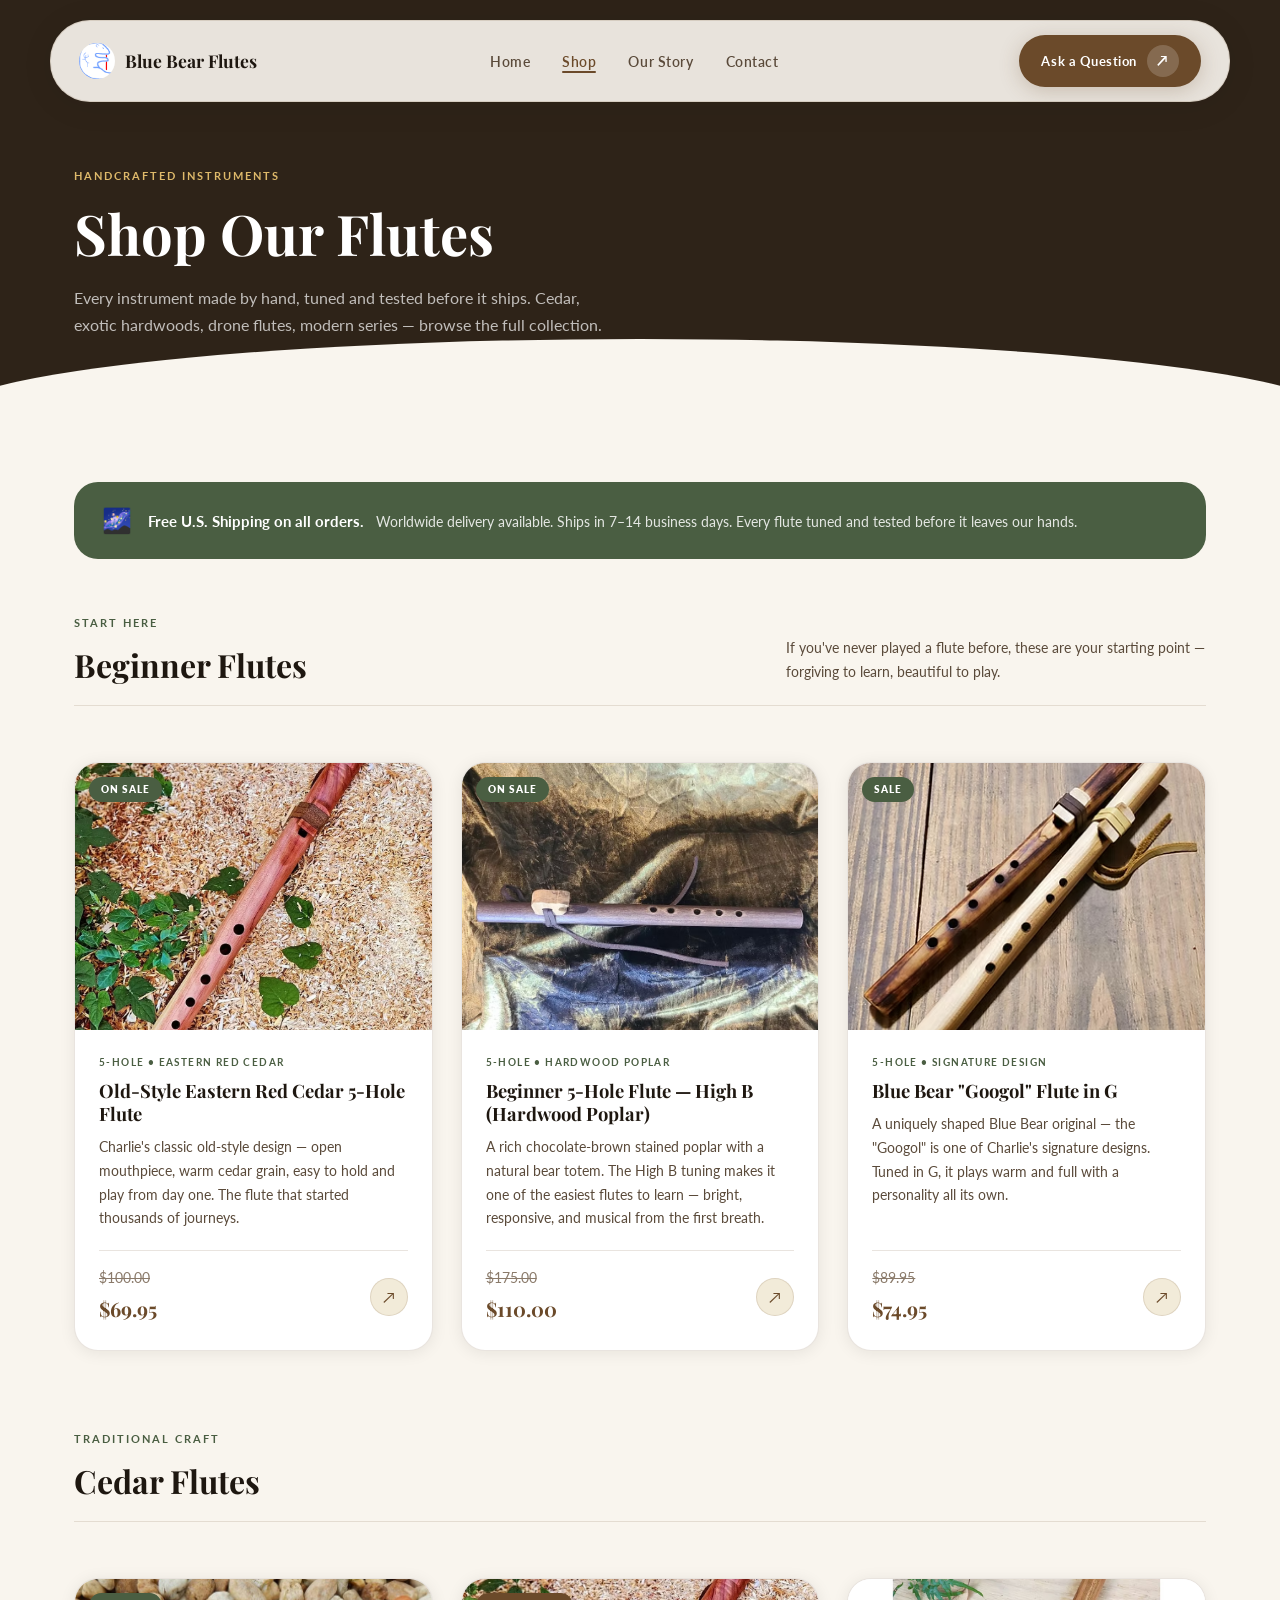
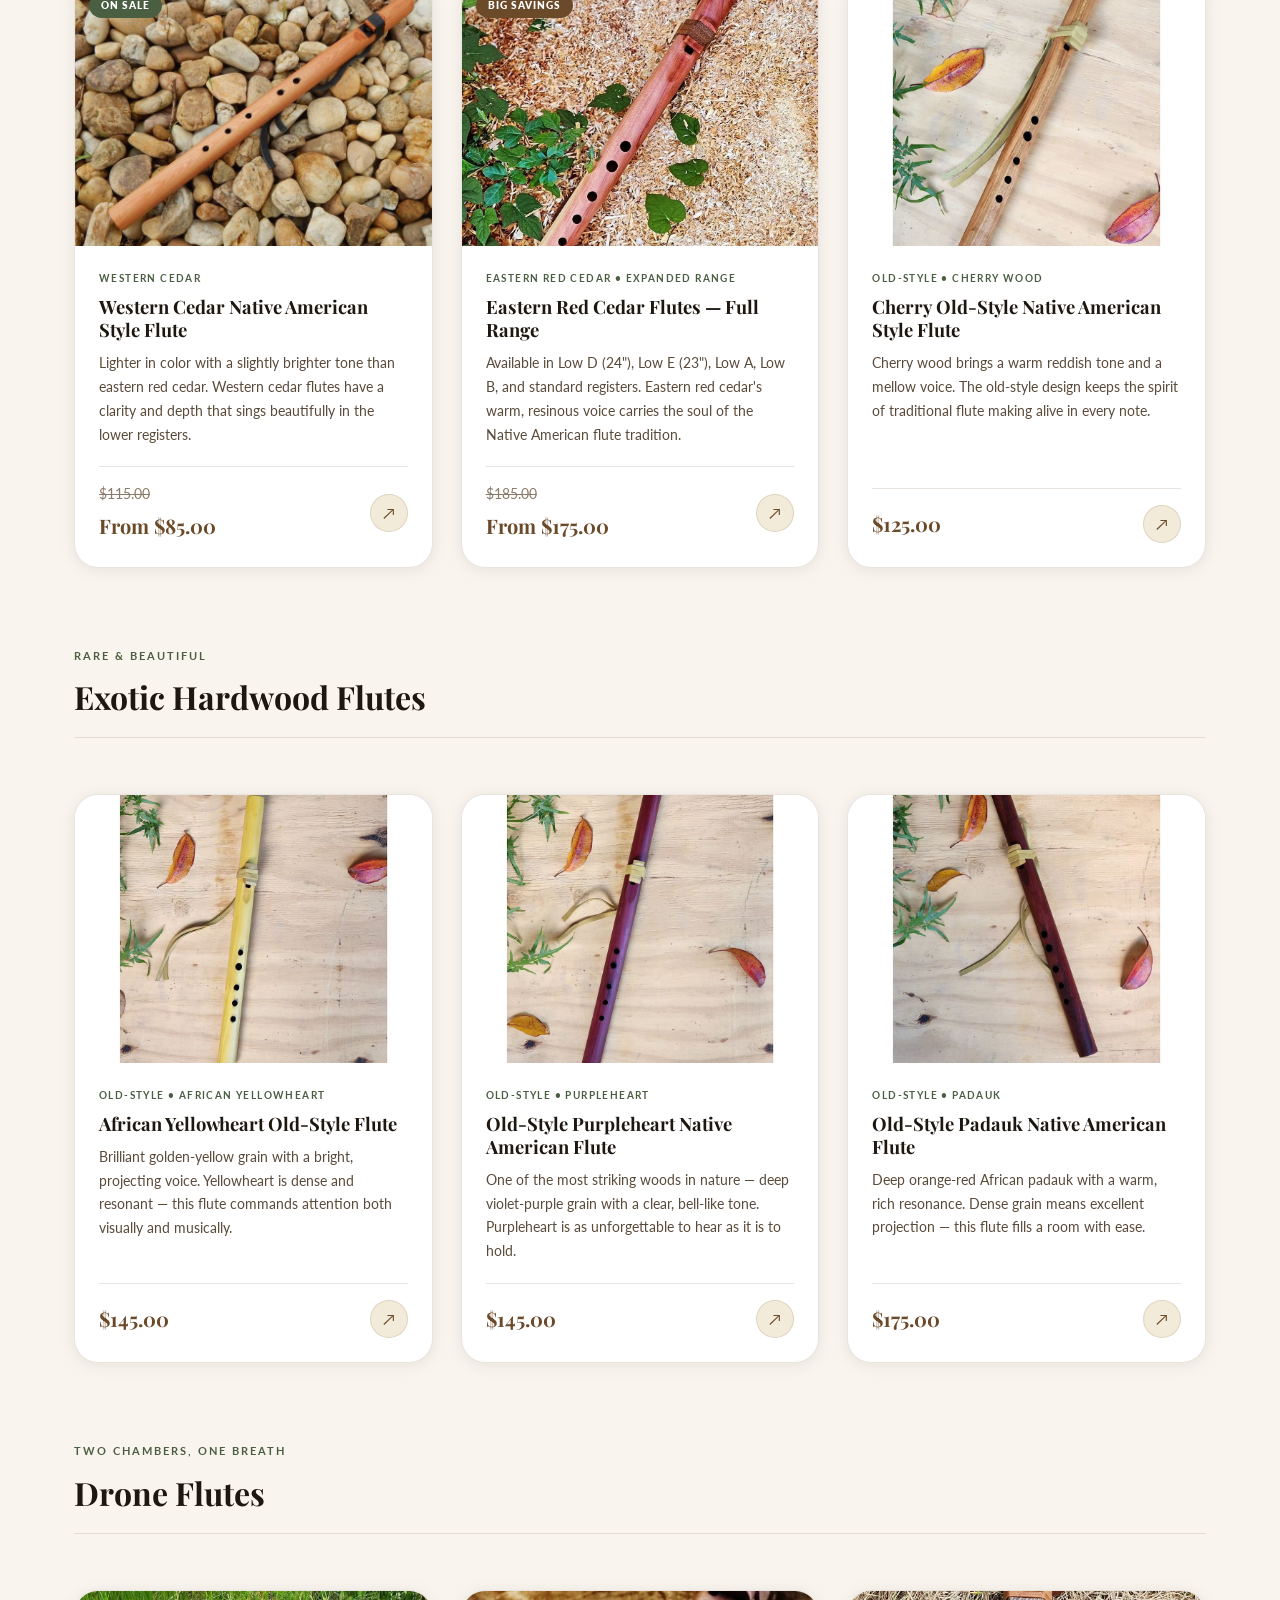
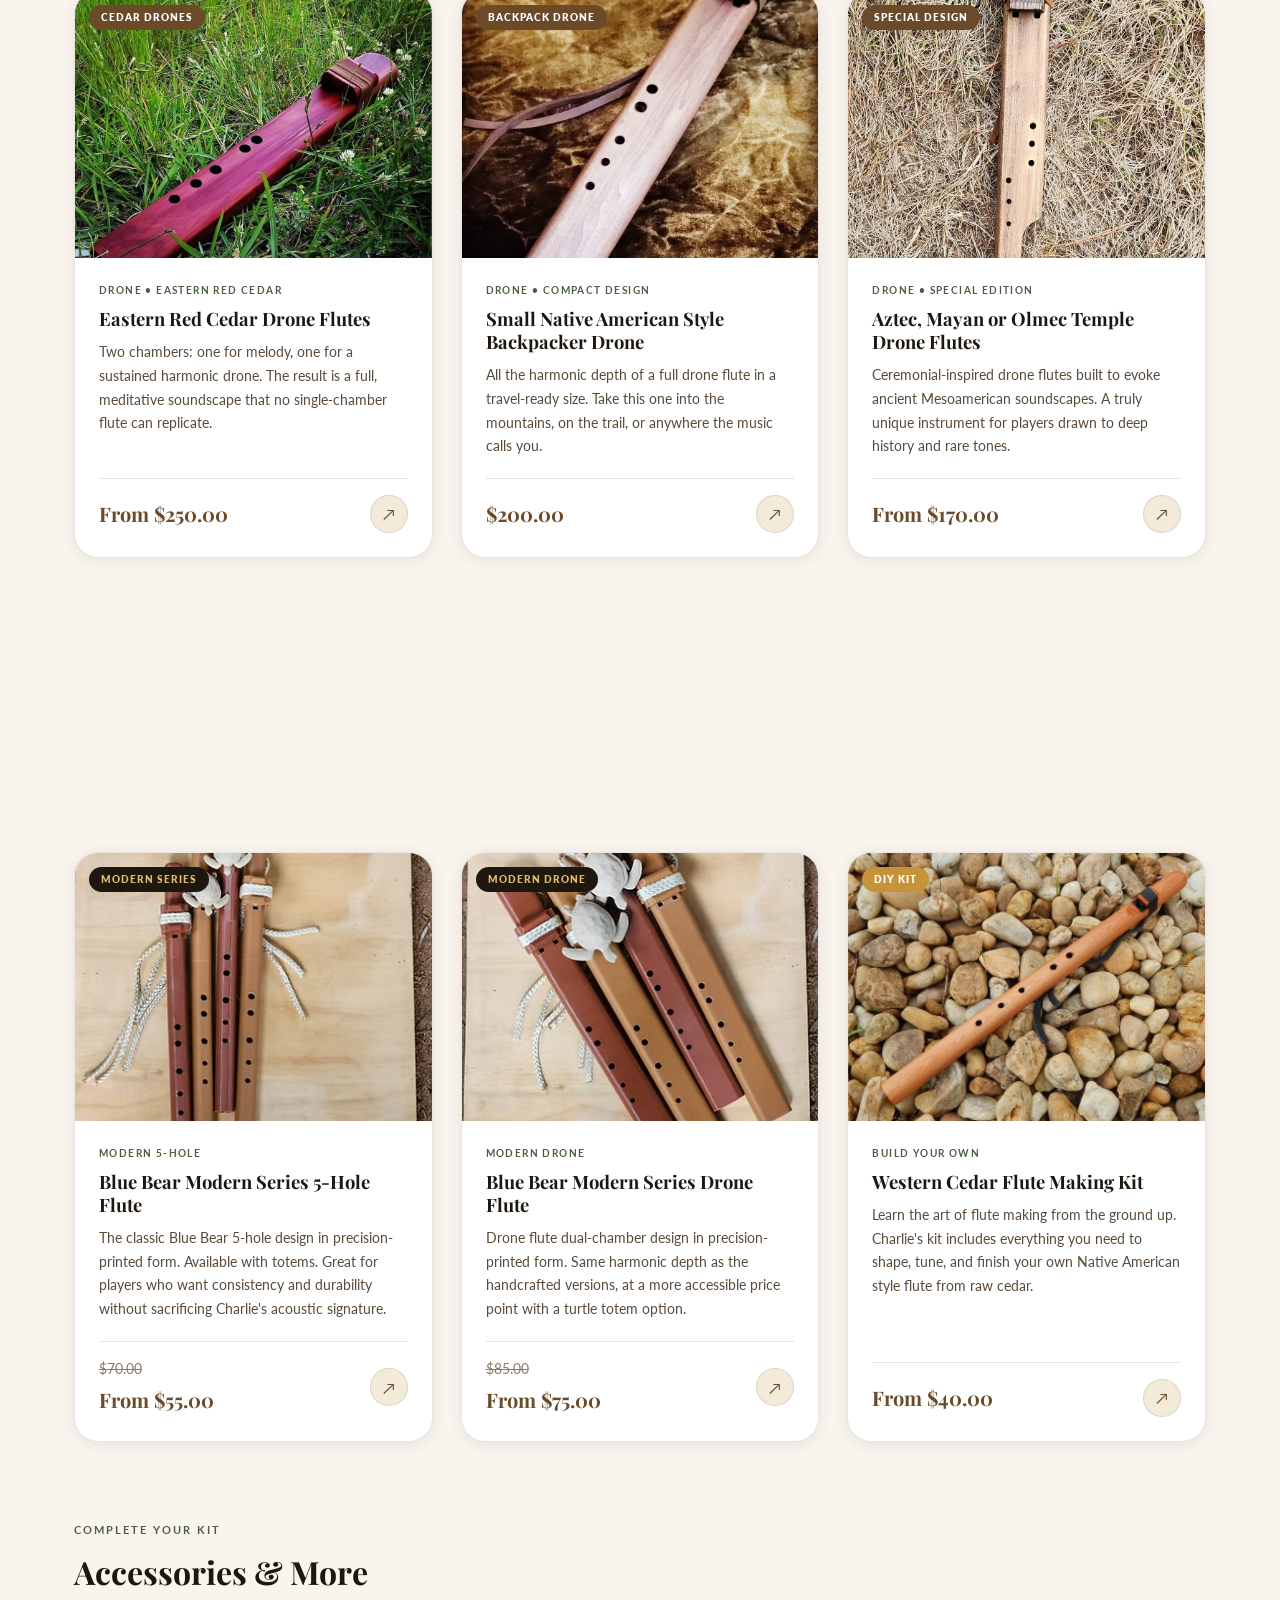
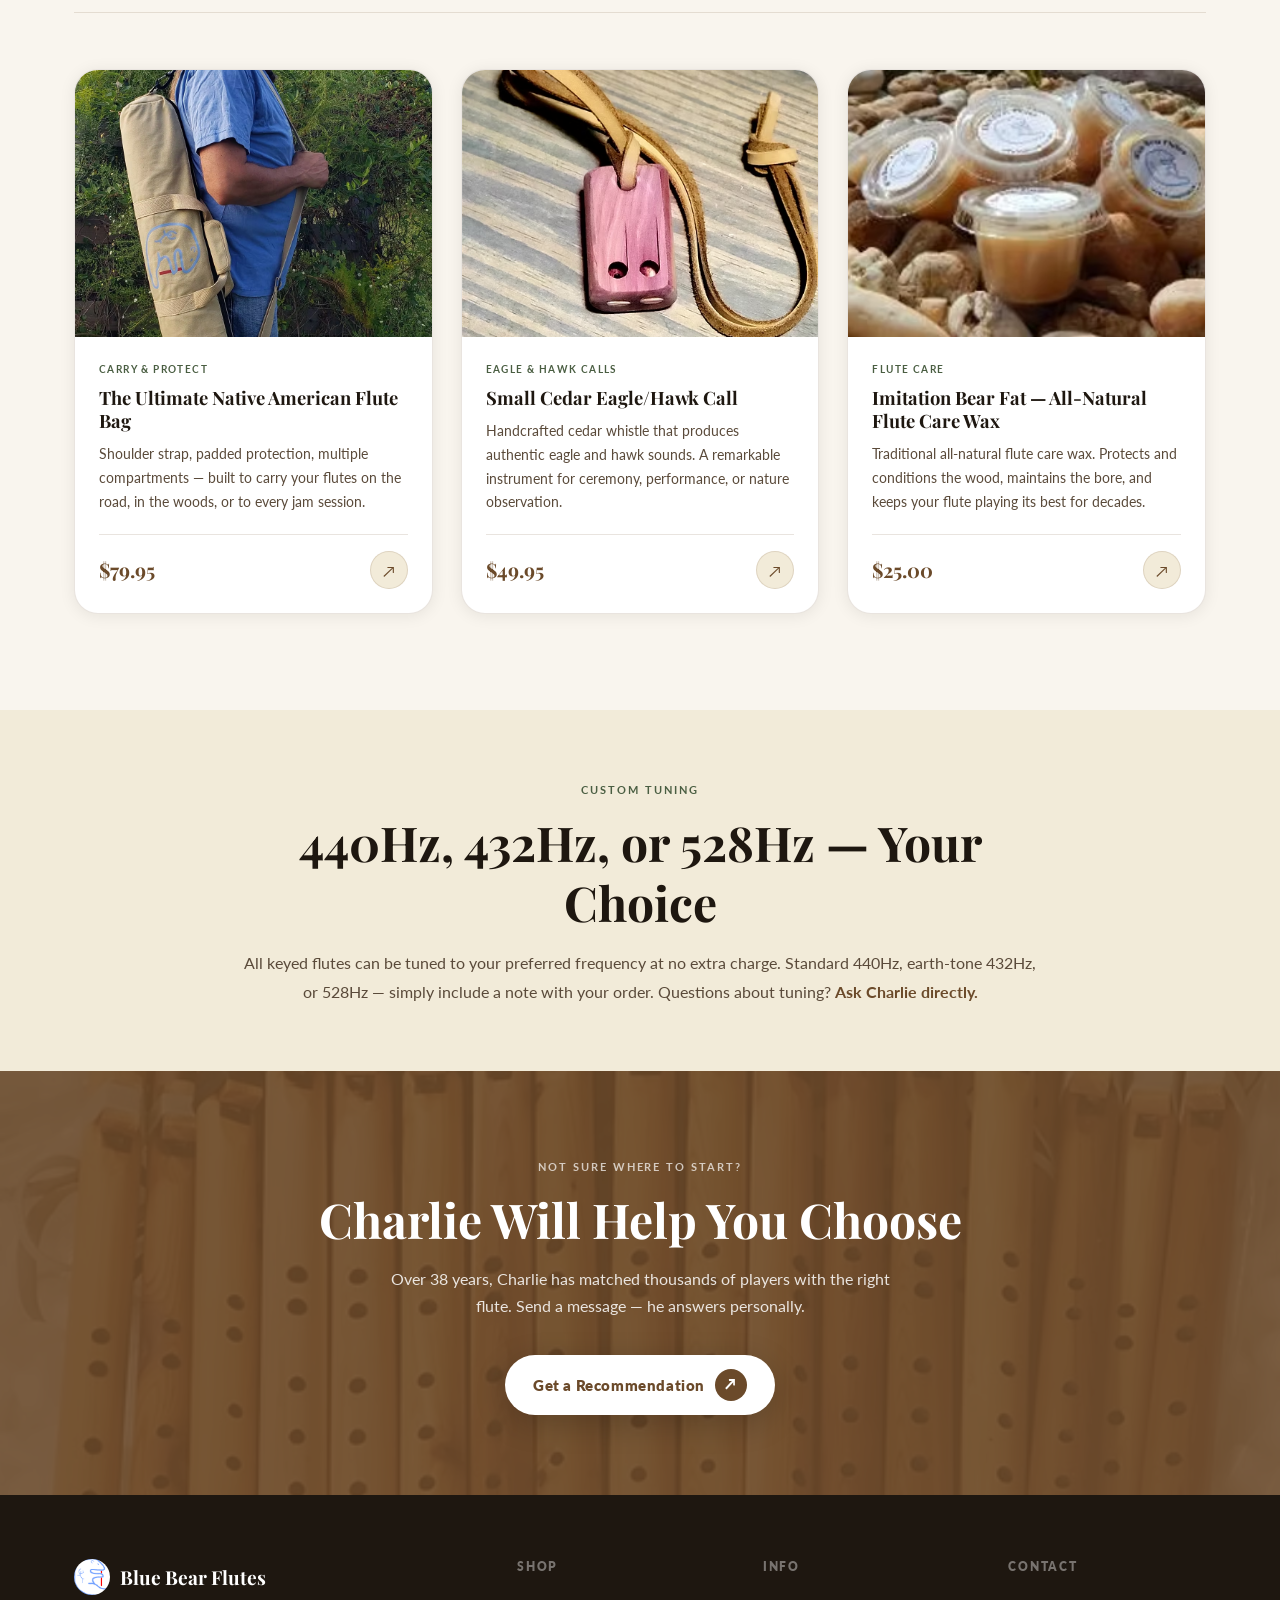
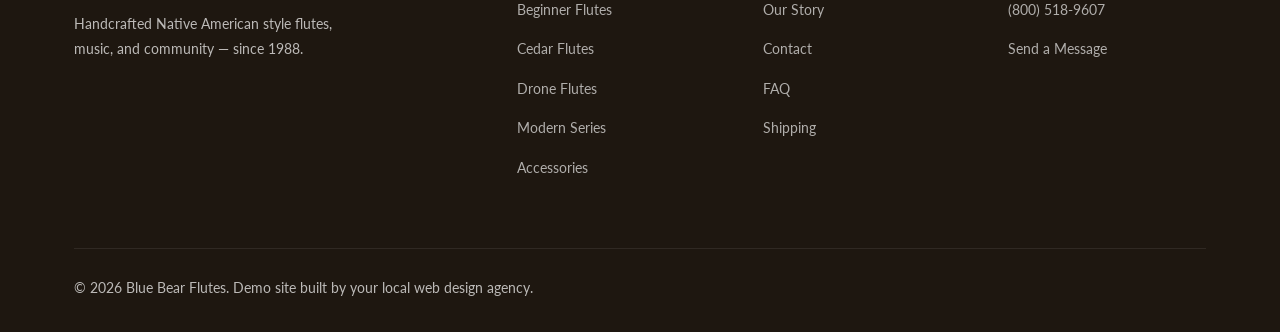
<file: shop.html>
<!DOCTYPE html>
<html lang="en">
<head>
  <meta charset="UTF-8">
  <meta name="viewport" content="width=device-width, initial-scale=1.0">
  <title>Shop Native American Flutes — Blue Bear Flutes</title>
  <meta name="description" content="Shop handcrafted Native American style flutes: eastern red cedar, western cedar, exotic hardwoods, drone flutes, modern 3D-printed series. Free U.S. shipping.">
  <link rel="preconnect" href="https://fonts.googleapis.com">
  <link rel="preconnect" href="https://fonts.gstatic.com" crossorigin>
  <link href="https://fonts.googleapis.com/css2?family=Playfair+Display:ital,wght@0,600;0,700;1,600&family=Lato:wght@300;400;700;900&display=swap" rel="stylesheet">
  <link rel="stylesheet" href="style.css">
</head>
<body>

<nav class="nav" id="nav">
  <div class="nav-inner">
    <a href="index.html" class="nav-logo">
      <img src="images/logo.png" alt="Blue Bear Flutes logo" style="width:36px;height:36px;border-radius:50%;object-fit:cover;">
      Blue Bear Flutes
    </a>
    <ul class="nav-links">
      <li><a href="index.html">Home</a></li>
      <li><a href="shop.html" class="active">Shop</a></li>
      <li><a href="about.html">Our Story</a></li>
      <li><a href="contact.html">Contact</a></li>
    </ul>
    <a href="contact.html" class="btn btn-primary nav-cta" style="padding:10px 22px;font-size:0.84rem;">
      Ask a Question <span class="btn-arrow">&#8599;</span>
    </a>
    <button class="hamburger" id="hamburger" aria-label="Menu">
      <span></span><span></span><span></span>
    </button>
  </div>
</nav>
<nav class="nav-mobile" id="navMobile">
  <a href="index.html">Home</a>
  <a href="shop.html">Shop</a>
  <a href="about.html">Our Story</a>
  <a href="contact.html">Contact</a>
</nav>

<!-- ── PAGE HERO ── -->
<section class="page-hero">
  <div class="container page-hero-content">
    <span class="eyebrow">Handcrafted Instruments</span>
    <h1>Shop Our Flutes</h1>
    <p>Every instrument made by hand, tuned and tested before it ships. Cedar, exotic hardwoods, drone flutes, modern series — browse the full collection.</p>
  </div>
</section>

<!-- ── SHOP ── -->
<section style="padding-top:64px;">
  <div class="container">

    <!-- Shipping Banner -->
    <div class="reveal" style="background:var(--sage);color:#fff;border-radius:var(--radius-lg);padding:18px 28px;display:flex;align-items:center;gap:16px;margin-bottom:48px;flex-wrap:wrap;">
      <div style="font-size:24px;">&#127756;</div>
      <div>
        <strong style="font-size:0.95rem;">Free U.S. Shipping on all orders.</strong>
        <span style="opacity:0.85;font-size:0.9rem;margin-left:8px;">Worldwide delivery available. Ships in 7–14 business days. Every flute tuned and tested before it leaves our hands.</span>
      </div>
    </div>

    <!-- Section: Beginner -->
    <div id="beginner" style="margin-bottom:72px;">
      <div class="reveal" style="border-bottom:1px solid var(--border);padding-bottom:20px;margin-bottom:36px;display:flex;align-items:flex-end;justify-content:space-between;flex-wrap:wrap;gap:12px;">
        <div>
          <span class="eyebrow">Start Here</span>
          <h2 style="font-size:2rem;margin:0;">Beginner Flutes</h2>
        </div>
        <p style="color:var(--text-mid);max-width:420px;font-size:0.9rem;">If you've never played a flute before, these are your starting point — forgiving to learn, beautiful to play.</p>
      </div>
      <div class="products-grid">
        <div class="product-card reveal reveal-delay-1">
          <div class="product-card-img">
            <img src="images/red-cedar-flute.avif" alt="Old-Style Eastern Red Cedar 5-Hole Flute" loading="lazy">
            <span class="product-card-badge badge-sale">On Sale</span>
          </div>
          <div class="product-card-body">
            <div class="product-category">5-Hole &bull; Eastern Red Cedar</div>
            <h3>Old-Style Eastern Red Cedar 5-Hole Flute</h3>
            <p class="product-desc">Charlie's classic old-style design — open mouthpiece, warm cedar grain, easy to hold and play from day one. The flute that started thousands of journeys.</p>
            <div class="product-footer">
              <div>
                <span class="product-price-orig">$100.00</span>
                <span class="product-price">$69.95</span>
              </div>
              <a href="product.html?id=old-style-red-cedar" class="product-link" aria-label="Shop now">&#8599;</a>
            </div>
          </div>
        </div>

        <div class="product-card reveal reveal-delay-2">
          <div class="product-card-img">
            <img src="images/beginner-5-hole-poplar.avif" alt="Beginner 5-Hole Flute — High B (Hardwood Poplar)" loading="lazy">
            <span class="product-card-badge badge-sale">On Sale</span>
          </div>
          <div class="product-card-body">
            <div class="product-category">5-Hole &bull; Hardwood Poplar</div>
            <h3>Beginner 5-Hole Flute — High B (Hardwood Poplar)</h3>
            <p class="product-desc">A rich chocolate-brown stained poplar with a natural bear totem. The High B tuning makes it one of the easiest flutes to learn — bright, responsive, and musical from the first breath.</p>
            <div class="product-footer">
              <div>
                <span class="product-price-orig">$175.00</span>
                <span class="product-price">$110.00</span>
              </div>
              <a href="product.html?id=beginner-poplar" class="product-link" aria-label="Shop now">&#8599;</a>
            </div>
          </div>
        </div>

        <div class="product-card reveal reveal-delay-3">
          <div class="product-card-img">
            <img src="images/mini-flutes.avif" alt="Blue Bear Googol Flute in G" loading="lazy">
            <span class="product-card-badge badge-sale">Sale</span>
          </div>
          <div class="product-card-body">
            <div class="product-category">5-Hole &bull; Signature Design</div>
            <h3>Blue Bear "Googol" Flute in G</h3>
            <p class="product-desc">A uniquely shaped Blue Bear original — the "Googol" is one of Charlie's signature designs. Tuned in G, it plays warm and full with a personality all its own.</p>
            <div class="product-footer">
              <div>
                <span class="product-price-orig">$89.95</span>
                <span class="product-price">$74.95</span>
              </div>
              <a href="product.html?id=googol-flute" class="product-link" aria-label="Shop now">&#8599;</a>
            </div>
          </div>
        </div>
      </div>
    </div>

    <!-- Section: Cedar Flutes -->
    <div id="cedar" style="margin-bottom:72px;">
      <div class="reveal" style="border-bottom:1px solid var(--border);padding-bottom:20px;margin-bottom:36px;">
        <span class="eyebrow">Traditional Craft</span>
        <h2 style="font-size:2rem;margin:0;">Cedar Flutes</h2>
      </div>
      <div class="products-grid">
        <div class="product-card reveal reveal-delay-1">
          <div class="product-card-img">
            <img src="images/western-cedar-flute.jpg" alt="Western Cedar Native American Style Flute" loading="lazy">
            <span class="product-card-badge badge-sale">On Sale</span>
          </div>
          <div class="product-card-body">
            <div class="product-category">Western Cedar</div>
            <h3>Western Cedar Native American Style Flute</h3>
            <p class="product-desc">Lighter in color with a slightly brighter tone than eastern red cedar. Western cedar flutes have a clarity and depth that sings beautifully in the lower registers.</p>
            <div class="product-footer">
              <div>
                <span class="product-price-orig">$115.00</span>
                <span class="product-price">From $85.00</span>
              </div>
              <a href="product.html?id=western-cedar" class="product-link" aria-label="Shop now">&#8599;</a>
            </div>
          </div>
        </div>

        <div class="product-card reveal reveal-delay-2">
          <div class="product-card-img">
            <img src="images/red-cedar-flute.avif" alt="Eastern Red Cedar Native American Style Flute" loading="lazy">
            <span class="product-card-badge badge-cedar">Big Savings</span>
          </div>
          <div class="product-card-body">
            <div class="product-category">Eastern Red Cedar &bull; Expanded Range</div>
            <h3>Eastern Red Cedar Flutes — Full Range</h3>
            <p class="product-desc">Available in Low D (24"), Low E (23"), Low A, Low B, and standard registers. Eastern red cedar's warm, resinous voice carries the soul of the Native American flute tradition.</p>
            <div class="product-footer">
              <div>
                <span class="product-price-orig">$185.00</span>
                <span class="product-price">From $175.00</span>
              </div>
              <a href="product.html?id=eastern-red-cedar-full" class="product-link" aria-label="Shop now">&#8599;</a>
            </div>
          </div>
        </div>

        <div class="product-card reveal reveal-delay-3">
          <div class="product-card-img">
            <img src="images/cherry-flute.avif" alt="Cherry Old-Style Native American Style Flute" loading="lazy">
          </div>
          <div class="product-card-body">
            <div class="product-category">Old-Style &bull; Cherry Wood</div>
            <h3>Cherry Old-Style Native American Style Flute</h3>
            <p class="product-desc">Cherry wood brings a warm reddish tone and a mellow voice. The old-style design keeps the spirit of traditional flute making alive in every note.</p>
            <div class="product-footer">
              <div>
                <span class="product-price">$125.00</span>
              </div>
              <a href="product.html?id=cherry-flute" class="product-link" aria-label="Shop now">&#8599;</a>
            </div>
          </div>
        </div>
      </div>
    </div>

    <!-- Section: Exotic Hardwoods -->
    <div id="exotic" style="margin-bottom:72px;">
      <div class="reveal" style="border-bottom:1px solid var(--border);padding-bottom:20px;margin-bottom:36px;">
        <span class="eyebrow">Rare &amp; Beautiful</span>
        <h2 style="font-size:2rem;margin:0;">Exotic Hardwood Flutes</h2>
      </div>
      <div class="products-grid">
        <div class="product-card reveal reveal-delay-1">
          <div class="product-card-img">
            <img src="images/yellowheart-flute.avif" alt="African Yellowheart Old-Style Flute" loading="lazy">
          </div>
          <div class="product-card-body">
            <div class="product-category">Old-Style &bull; African Yellowheart</div>
            <h3>African Yellowheart Old-Style Flute</h3>
            <p class="product-desc">Brilliant golden-yellow grain with a bright, projecting voice. Yellowheart is dense and resonant — this flute commands attention both visually and musically.</p>
            <div class="product-footer">
              <div><span class="product-price">$145.00</span></div>
              <a href="product.html?id=yellowheart" class="product-link" aria-label="Shop now">&#8599;</a>
            </div>
          </div>
        </div>

        <div class="product-card reveal reveal-delay-2">
          <div class="product-card-img">
            <img src="images/purpleheart-flute.avif" alt="Old-Style Purpleheart Native American Flute" loading="lazy">
          </div>
          <div class="product-card-body">
            <div class="product-category">Old-Style &bull; Purpleheart</div>
            <h3>Old-Style Purpleheart Native American Flute</h3>
            <p class="product-desc">One of the most striking woods in nature — deep violet-purple grain with a clear, bell-like tone. Purpleheart is as unforgettable to hear as it is to hold.</p>
            <div class="product-footer">
              <div><span class="product-price">$145.00</span></div>
              <a href="product.html?id=purpleheart" class="product-link" aria-label="Shop now">&#8599;</a>
            </div>
          </div>
        </div>

        <div class="product-card reveal reveal-delay-3">
          <div class="product-card-img">
            <img src="images/padauk-flute.avif" alt="Old-Style Padauk Native American Flute" loading="lazy">
          </div>
          <div class="product-card-body">
            <div class="product-category">Old-Style &bull; Padauk</div>
            <h3>Old-Style Padauk Native American Flute</h3>
            <p class="product-desc">Deep orange-red African padauk with a warm, rich resonance. Dense grain means excellent projection — this flute fills a room with ease.</p>
            <div class="product-footer">
              <div><span class="product-price">$175.00</span></div>
              <a href="product.html?id=padauk" class="product-link" aria-label="Shop now">&#8599;</a>
            </div>
          </div>
        </div>
      </div>
    </div>

    <!-- Section: Drone Flutes -->
    <div id="drone" style="margin-bottom:72px;">
      <div class="reveal" style="border-bottom:1px solid var(--border);padding-bottom:20px;margin-bottom:36px;">
        <span class="eyebrow">Two Chambers, One Breath</span>
        <h2 style="font-size:2rem;margin:0;">Drone Flutes</h2>
      </div>
      <div class="products-grid">
        <div class="product-card reveal reveal-delay-1">
          <div class="product-card-img">
            <img src="images/drone-flute.avif" alt="Eastern Red Cedar Drone Flutes" loading="lazy">
            <span class="product-card-badge badge-cedar">Cedar Drones</span>
          </div>
          <div class="product-card-body">
            <div class="product-category">Drone &bull; Eastern Red Cedar</div>
            <h3>Eastern Red Cedar Drone Flutes</h3>
            <p class="product-desc">Two chambers: one for melody, one for a sustained harmonic drone. The result is a full, meditative soundscape that no single-chamber flute can replicate.</p>
            <div class="product-footer">
              <div><span class="product-price">From $250.00</span></div>
              <a href="product.html?id=red-cedar-drone" class="product-link" aria-label="Shop now">&#8599;</a>
            </div>
          </div>
        </div>

        <div class="product-card reveal reveal-delay-2">
          <div class="product-card-img">
            <img src="images/backpacker-drone.avif" alt="Small Native American Style Backpacker Drone" loading="lazy">
            <span class="product-card-badge badge-cedar">Backpack Drone</span>
          </div>
          <div class="product-card-body">
            <div class="product-category">Drone &bull; Compact Design</div>
            <h3>Small Native American Style Backpacker Drone</h3>
            <p class="product-desc">All the harmonic depth of a full drone flute in a travel-ready size. Take this one into the mountains, on the trail, or anywhere the music calls you.</p>
            <div class="product-footer">
              <div><span class="product-price">$200.00</span></div>
              <a href="product.html?id=backpacker-drone" class="product-link" aria-label="Shop now">&#8599;</a>
            </div>
          </div>
        </div>

        <div class="product-card reveal reveal-delay-3">
          <div class="product-card-img">
            <img src="images/aztec-drone-flute.avif" alt="Aztec, Mayan or Olmec Temple Drone Flutes" loading="lazy">
            <span class="product-card-badge badge-cedar">Special Design</span>
          </div>
          <div class="product-card-body">
            <div class="product-category">Drone &bull; Special Edition</div>
            <h3>Aztec, Mayan or Olmec Temple Drone Flutes</h3>
            <p class="product-desc">Ceremonial-inspired drone flutes built to evoke ancient Mesoamerican soundscapes. A truly unique instrument for players drawn to deep history and rare tones.</p>
            <div class="product-footer">
              <div><span class="product-price">From $170.00</span></div>
              <a href="product.html?id=aztec-drone" class="product-link" aria-label="Shop now">&#8599;</a>
            </div>
          </div>
        </div>
      </div>
    </div>

    <!-- Section: Modern Series -->
    <div id="modern" style="margin-bottom:72px;">
      <div class="reveal" style="background:var(--dark2);border-radius:var(--radius-lg);padding:28px 32px;margin-bottom:36px;display:flex;align-items:center;justify-content:space-between;flex-wrap:wrap;gap:16px;">
        <div>
          <span class="eyebrow" style="color:var(--gold-light);">Innovation Meets Tradition</span>
          <h2 style="font-size:2rem;color:#fff;margin:0;">Blue Bear Modern Series</h2>
          <p style="color:rgba(255,255,255,0.65);margin-top:8px;font-size:0.9rem;">Charlie's decades of acoustic design, now in precision 3D-printed form. Same playability. More consistent. More accessible.</p>
        </div>
      </div>
      <div class="products-grid">
        <div class="product-card reveal reveal-delay-1">
          <div class="product-card-img">
            <img src="images/modern-series-flute.avif" alt="Blue Bear Modern Series 5-Hole Flute" loading="lazy">
            <span class="product-card-badge badge-modern">Modern Series</span>
          </div>
          <div class="product-card-body">
            <div class="product-category">Modern 5-Hole</div>
            <h3>Blue Bear Modern Series 5-Hole Flute</h3>
            <p class="product-desc">The classic Blue Bear 5-hole design in precision-printed form. Available with totems. Great for players who want consistency and durability without sacrificing Charlie's acoustic signature.</p>
            <div class="product-footer">
              <div>
                <span class="product-price-orig">$70.00</span>
                <span class="product-price">From $55.00</span>
              </div>
              <a href="product.html?id=modern-5-hole" class="product-link" aria-label="Shop now">&#8599;</a>
            </div>
          </div>
        </div>

        <div class="product-card reveal reveal-delay-2">
          <div class="product-card-img">
            <img src="images/modern-series-drone-flute.avif" alt="Blue Bear Modern Series Drone Flute" loading="lazy">
            <span class="product-card-badge badge-modern">Modern Drone</span>
          </div>
          <div class="product-card-body">
            <div class="product-category">Modern Drone</div>
            <h3>Blue Bear Modern Series Drone Flute</h3>
            <p class="product-desc">Drone flute dual-chamber design in precision-printed form. Same harmonic depth as the handcrafted versions, at a more accessible price point with a turtle totem option.</p>
            <div class="product-footer">
              <div>
                <span class="product-price-orig">$85.00</span>
                <span class="product-price">From $75.00</span>
              </div>
              <a href="product.html?id=modern-drone" class="product-link" aria-label="Shop now">&#8599;</a>
            </div>
          </div>
        </div>

        <div class="product-card reveal reveal-delay-3">
          <div class="product-card-img">
            <img src="images/western-cedar-flute.jpg" alt="Western Cedar Flute Making Kit" loading="lazy">
            <span class="product-card-badge badge-new">DIY Kit</span>
          </div>
          <div class="product-card-body">
            <div class="product-category">Build Your Own</div>
            <h3>Western Cedar Flute Making Kit</h3>
            <p class="product-desc">Learn the art of flute making from the ground up. Charlie's kit includes everything you need to shape, tune, and finish your own Native American style flute from raw cedar.</p>
            <div class="product-footer">
              <div><span class="product-price">From $40.00</span></div>
              <a href="product.html?id=cedar-kit" class="product-link" aria-label="Shop now">&#8599;</a>
            </div>
          </div>
        </div>
      </div>
    </div>

    <!-- Section: Accessories -->
    <div id="accessories">
      <div class="reveal" style="border-bottom:1px solid var(--border);padding-bottom:20px;margin-bottom:36px;">
        <span class="eyebrow">Complete Your Kit</span>
        <h2 style="font-size:2rem;margin:0;">Accessories &amp; More</h2>
      </div>
      <div class="products-grid">
        <div class="product-card reveal reveal-delay-1">
          <div class="product-card-img">
            <img src="images/flute-bag.avif" alt="The Ultimate Native American Flute Bag" loading="lazy">
          </div>
          <div class="product-card-body">
            <div class="product-category">Carry &amp; Protect</div>
            <h3>The Ultimate Native American Flute Bag</h3>
            <p class="product-desc">Shoulder strap, padded protection, multiple compartments — built to carry your flutes on the road, in the woods, or to every jam session.</p>
            <div class="product-footer">
              <div><span class="product-price">$79.95</span></div>
              <a href="product.html?id=flute-bag" class="product-link" aria-label="Shop now">&#8599;</a>
            </div>
          </div>
        </div>

        <div class="product-card reveal reveal-delay-2">
          <div class="product-card-img">
            <img src="images/eagle-whistle.avif" alt="Cedar Eagle Hawk Call" loading="lazy">
          </div>
          <div class="product-card-body">
            <div class="product-category">Eagle &amp; Hawk Calls</div>
            <h3>Small Cedar Eagle/Hawk Call</h3>
            <p class="product-desc">Handcrafted cedar whistle that produces authentic eagle and hawk sounds. A remarkable instrument for ceremony, performance, or nature observation.</p>
            <div class="product-footer">
              <div><span class="product-price">$49.95</span></div>
              <a href="product.html?id=eagle-call" class="product-link" aria-label="Shop now">&#8599;</a>
            </div>
          </div>
        </div>

        <div class="product-card reveal reveal-delay-3">
          <div class="product-card-img">
            <img src="images/bear-fat-wax.avif" alt="Imitation Bear Fat — All-Natural Flute Care Wax" loading="lazy">
          </div>
          <div class="product-card-body">
            <div class="product-category">Flute Care</div>
            <h3>Imitation Bear Fat — All-Natural Flute Care Wax</h3>
            <p class="product-desc">Traditional all-natural flute care wax. Protects and conditions the wood, maintains the bore, and keeps your flute playing its best for decades.</p>
            <div class="product-footer">
              <div><span class="product-price">$25.00</span></div>
              <a href="product.html?id=bear-fat" class="product-link" aria-label="Shop now">&#8599;</a>
            </div>
          </div>
        </div>
      </div>
    </div>
  </div>
</section>

<!-- ── TUNING INFO ── -->
<section style="background:var(--bg2);padding:64px 0;">
  <div class="container">
    <div class="reveal" style="max-width:800px;margin:0 auto;text-align:center;">
      <span class="eyebrow">Custom Tuning</span>
      <h2 class="section-title">440Hz, 432Hz, or 528Hz — Your Choice</h2>
      <p style="color:var(--text-mid);line-height:1.85;">All keyed flutes can be tuned to your preferred frequency at no extra charge. Standard 440Hz, earth-tone 432Hz, or 528Hz — simply include a note with your order. Questions about tuning? <a href="contact.html" style="color:var(--accent);font-weight:700;">Ask Charlie directly.</a></p>
    </div>
  </div>
</section>

<!-- ── CTA ── -->
<section class="cta-section">
  <div class="container">
    <span class="eyebrow">Not Sure Where to Start?</span>
    <h2>Charlie Will Help You Choose</h2>
    <p>Over 38 years, Charlie has matched thousands of players with the right flute. Send a message — he answers personally.</p>
    <a href="contact.html" class="btn btn-white">
      Get a Recommendation <span class="btn-arrow" style="background:var(--accent);color:#fff;">&#8599;</span>
    </a>
  </div>
</section>

<!-- ── FOOTER ── -->
<footer>
  <div class="container">
    <div class="footer-grid">
      <div class="footer-brand">
        <div class="footer-logo"><img src="images/logo.png" alt="Blue Bear Flutes logo" style="width:36px;height:36px;border-radius:50%;object-fit:cover;">Blue Bear Flutes</div>
        <p>Handcrafted Native American style flutes, music, and community — since 1988.</p>
      </div>
      <div class="footer-col">
        <h4>Shop</h4>
        <ul>
          <li><a href="#beginner">Beginner Flutes</a></li>
          <li><a href="#cedar">Cedar Flutes</a></li>
          <li><a href="#drone">Drone Flutes</a></li>
          <li><a href="#modern">Modern Series</a></li>
          <li><a href="#accessories">Accessories</a></li>
        </ul>
      </div>
      <div class="footer-col">
        <h4>Info</h4>
        <ul>
          <li><a href="about.html">Our Story</a></li>
          <li><a href="contact.html">Contact</a></li>
          <li><a href="https://www.bluebearflutes.com/faq" target="_blank">FAQ</a></li>
          <li><a href="https://www.bluebearflutes.com/shipping" target="_blank">Shipping</a></li>
        </ul>
      </div>
      <div class="footer-col">
        <h4>Contact</h4>
        <ul>
          <li><a href="tel:8005189607">(800) 518-9607</a></li>
          <li><a href="contact.html">Send a Message</a></li>
        </ul>
      </div>
    </div>
    <div class="footer-bottom">
      <p>&copy; 2026 Blue Bear Flutes. Demo site built by your local web design agency.</p>
    </div>
  </div>
</footer>

<script>
const nav = document.getElementById('nav');
window.addEventListener('scroll', () => nav.classList.toggle('scrolled', window.scrollY > 60), { passive: true });
const hamburger = document.getElementById('hamburger');
const navMobile = document.getElementById('navMobile');
hamburger.addEventListener('click', () => {
  hamburger.classList.toggle('open');
  navMobile.classList.toggle('open');
  document.body.style.overflow = navMobile.classList.contains('open') ? 'hidden' : '';
});
navMobile.querySelectorAll('a').forEach(a => a.addEventListener('click', () => {
  hamburger.classList.remove('open'); navMobile.classList.remove('open'); document.body.style.overflow = '';
}));
const observer = new IntersectionObserver(entries => entries.forEach(e => {
  if (e.isIntersecting) { e.target.classList.add('visible'); observer.unobserve(e.target); }
}), { threshold: 0.12 });
document.querySelectorAll('.reveal').forEach(el => observer.observe(el));
</script>
</body>
</html>
</file>
<file: style.css>
/* ============================================================
   BLUE BEAR FLUTES — Demo Site CSS
   Design: Editorial Luxury / Artisan Warmth
   Palette: Deep forest earth tones — cedar, sage, bone
   Fonts: Playfair Display (headings) + Lato (body)
   ============================================================ */

/* ── RESET & BASE ── */
*, *::before, *::after { box-sizing: border-box; margin: 0; padding: 0; }

:root {
  --bg:        #F9F5EE;    /* warm bone parchment */
  --bg2:       #F2EBD9;    /* slightly deeper cream */
  --bg3:       #E8DFC8;    /* warm linen */
  --dark:      #1E1710;    /* deep cedar-black */
  --dark2:     #2E2318;    /* rich espresso */
  --accent:    #6B4A2A;    /* warm cedar brown */
  --accent2:   #8B6340;    /* lighter amber cedar */
  --sage:      #4A5E42;    /* forest sage green */
  --sage2:     #6A7E62;    /* lighter sage */
  --gold:      #C4933A;    /* warm artisan gold */
  --gold-light:#DEB96A;    /* star/highlight gold */
  --text:      #2E2318;    /* body text */
  --text-mid:  #5A4A3A;    /* secondary text */
  --text-light:#8A7A6A;    /* muted text */
  --border:    rgba(107,74,42,0.15);
  --shadow:    rgba(30,23,16,0.08);
  --shadow-lg: rgba(30,23,16,0.16);

  --radius-sm: 4px;
  --radius:    12px;
  --radius-lg: 24px;
  --radius-xl: 40px;

  --transition: all 0.45s cubic-bezier(0.25, 0.46, 0.45, 0.94);
  --transition-fast: all 0.25s cubic-bezier(0.25, 0.46, 0.45, 0.94);
}

html { scroll-behavior: smooth; }

body {
  font-family: 'Lato', sans-serif;
  background: var(--bg);
  color: var(--text);
  line-height: 1.7;
  overflow-x: hidden;
}

img { max-width: 100%; height: auto; display: block; }

a { color: inherit; text-decoration: none; }

h1, h2, h3, h4, h5 {
  font-family: 'Playfair Display', serif;
  line-height: 1.25;
  color: var(--dark);
}

/* ── TYPOGRAPHY ── */
.eyebrow {
  display: inline-block;
  font-size: 11px;
  font-weight: 700;
  letter-spacing: 0.18em;
  text-transform: uppercase;
  color: var(--sage);
  margin-bottom: 12px;
}

.section-title {
  font-size: clamp(2rem, 4vw, 3rem);
  font-weight: 700;
  margin-bottom: 16px;
}

.section-sub {
  font-size: 1.05rem;
  color: var(--text-mid);
  max-width: 560px;
  line-height: 1.8;
}

/* ── LAYOUT ── */
.container {
  max-width: 1180px;
  margin: 0 auto;
  padding: 0 24px;
}

section { padding: 96px 0; }

/* ── BUTTONS ── */
.btn {
  display: inline-flex;
  align-items: center;
  gap: 10px;
  padding: 14px 28px;
  border-radius: var(--radius-xl);
  font-family: 'Lato', sans-serif;
  font-size: 0.92rem;
  font-weight: 700;
  letter-spacing: 0.04em;
  cursor: pointer;
  transition: var(--transition);
  border: none;
}

.btn-primary {
  background: var(--accent);
  color: #fff;
  box-shadow: 0 4px 20px rgba(107,74,42,0.25);
}
.btn-primary:hover {
  background: var(--dark2);
  transform: translateY(-3px);
  box-shadow: 0 8px 32px rgba(107,74,42,0.35);
}

.btn-outline {
  background: transparent;
  color: var(--accent);
  border: 1.5px solid var(--accent);
}
.btn-outline:hover {
  background: var(--accent);
  color: #fff;
  transform: translateY(-3px);
}

.btn-sage {
  background: var(--sage);
  color: #fff;
  box-shadow: 0 4px 20px rgba(74,94,66,0.25);
}
.btn-sage:hover {
  background: var(--dark);
  transform: translateY(-3px);
  box-shadow: 0 8px 32px rgba(74,94,66,0.35);
}

.btn-arrow {
  width: 32px;
  height: 32px;
  border-radius: 50%;
  background: rgba(255,255,255,0.18);
  display: flex;
  align-items: center;
  justify-content: center;
  flex-shrink: 0;
  transition: var(--transition-fast);
  font-size: 14px;
}
.btn:hover .btn-arrow { transform: translate(2px, -1px) scale(1.1); }

/* ── NAVIGATION ── */
.nav {
  position: fixed;
  top: 0;
  left: 0;
  right: 0;
  z-index: 1000;
  padding: 0;
  transition: var(--transition);
}

.nav-inner {
  max-width: 1180px;
  margin: 20px auto 0;
  padding: 14px 28px;
  display: flex;
  align-items: center;
  justify-content: space-between;
  background: rgba(249,245,238,0.92);
  backdrop-filter: blur(16px);
  -webkit-backdrop-filter: blur(16px);
  border-radius: var(--radius-xl);
  border: 1px solid var(--border);
  box-shadow: 0 4px 32px var(--shadow);
  transition: var(--transition);
}

.nav.scrolled .nav-inner {
  margin-top: 10px;
  box-shadow: 0 8px 48px var(--shadow-lg);
}

.nav-logo {
  display: flex;
  align-items: center;
  gap: 10px;
  font-family: 'Playfair Display', serif;
  font-size: 1.1rem;
  font-weight: 700;
  color: var(--dark);
}

.nav-logo-bear {
  width: 36px;
  height: 36px;
  border-radius: 50%;
  background: var(--accent);
  display: flex;
  align-items: center;
  justify-content: center;
  color: #fff;
  font-size: 18px;
}

.nav-links {
  display: flex;
  align-items: center;
  gap: 32px;
  list-style: none;
}

.nav-links a {
  font-size: 0.88rem;
  font-weight: 600;
  letter-spacing: 0.04em;
  color: var(--text-mid);
  position: relative;
  transition: var(--transition-fast);
}
.nav-links a::after {
  content: '';
  position: absolute;
  bottom: -3px;
  left: 0;
  width: 0;
  height: 2px;
  background: var(--accent);
  border-radius: 2px;
  transition: var(--transition-fast);
}
.nav-links a:hover { color: var(--accent); }
.nav-links a:hover::after { width: 100%; }
.nav-links a.active { color: var(--accent); }
.nav-links a.active::after { width: 100%; }

.nav-cta { margin-left: 8px; }

.hamburger {
  display: none;
  flex-direction: column;
  gap: 5px;
  cursor: pointer;
  padding: 4px;
  background: none;
  border: none;
}
.hamburger span {
  display: block;
  width: 22px;
  height: 2px;
  background: var(--dark);
  border-radius: 2px;
  transition: var(--transition-fast);
}
.hamburger.open span:nth-child(1) { transform: translateY(7px) rotate(45deg); }
.hamburger.open span:nth-child(2) { opacity: 0; transform: scaleX(0); }
.hamburger.open span:nth-child(3) { transform: translateY(-7px) rotate(-45deg); }

.nav-mobile {
  display: none;
  position: fixed;
  top: 0;
  left: 0;
  right: 0;
  bottom: 0;
  background: rgba(30,23,16,0.97);
  backdrop-filter: blur(20px);
  z-index: 999;
  flex-direction: column;
  align-items: center;
  justify-content: center;
  gap: 32px;
}
.nav-mobile.open { display: flex; }
.nav-mobile a {
  font-family: 'Playfair Display', serif;
  font-size: 2rem;
  color: #fff;
  opacity: 0;
  transform: translateY(20px);
  transition: var(--transition);
}
.nav-mobile.open a { opacity: 1; transform: translateY(0); }
.nav-mobile.open a:nth-child(1) { transition-delay: 0.1s; }
.nav-mobile.open a:nth-child(2) { transition-delay: 0.15s; }
.nav-mobile.open a:nth-child(3) { transition-delay: 0.2s; }
.nav-mobile.open a:nth-child(4) { transition-delay: 0.25s; }
.nav-mobile.open a:nth-child(5) { transition-delay: 0.3s; }
.nav-mobile a:hover { color: var(--gold-light); }

/* ── HERO ── */
.hero {
  min-height: 100dvh;
  display: flex;
  align-items: center;
  position: relative;
  overflow: hidden;
  padding-top: 120px;
}

.hero-bg {
  position: absolute;
  inset: 0;
  background-image: url('images/hero-bg.avif');
  background-size: cover;
  background-position: center 30%;
  transform: scale(1.05);
  animation: heroBgZoom 20s ease-out forwards;
}

@keyframes heroBgZoom {
  from { transform: scale(1.05); }
  to   { transform: scale(1.0); }
}

.hero-overlay {
  position: absolute;
  inset: 0;
  background: linear-gradient(
    105deg,
    rgba(30,23,16,0.88) 0%,
    rgba(30,23,16,0.60) 55%,
    rgba(30,23,16,0.30) 100%
  );
}

.hero-content {
  position: relative;
  z-index: 2;
  max-width: 700px;
}

.hero-eyebrow {
  display: inline-block;
  padding: 6px 16px;
  border: 1px solid rgba(196,147,58,0.5);
  border-radius: var(--radius-xl);
  font-size: 11px;
  font-weight: 700;
  letter-spacing: 0.2em;
  text-transform: uppercase;
  color: var(--gold-light);
  margin-bottom: 28px;
  opacity: 0;
  transform: translateY(20px);
  animation: fadeUp 0.7s ease 0.2s forwards;
}

.hero h1 {
  font-size: clamp(2.8rem, 6vw, 5rem);
  font-weight: 700;
  color: #fff;
  line-height: 1.12;
  margin-bottom: 24px;
  opacity: 0;
  transform: translateY(24px);
  animation: fadeUp 0.8s ease 0.35s forwards;
}

.hero h1 em {
  font-style: italic;
  color: var(--gold-light);
}

.hero-desc {
  font-size: 1.1rem;
  color: rgba(255,255,255,0.82);
  max-width: 520px;
  line-height: 1.8;
  margin-bottom: 36px;
  opacity: 0;
  transform: translateY(20px);
  animation: fadeUp 0.8s ease 0.5s forwards;
}

.hero-actions {
  display: flex;
  align-items: center;
  flex-wrap: wrap;
  gap: 16px;
  opacity: 0;
  transform: translateY(20px);
  animation: fadeUp 0.8s ease 0.65s forwards;
}

.hero-stats {
  display: flex;
  gap: 40px;
  margin-top: 64px;
  padding-top: 48px;
  border-top: 1px solid rgba(255,255,255,0.15);
  opacity: 0;
  animation: fadeUp 0.8s ease 0.8s forwards;
}

.hero-stat .num {
  font-family: 'Playfair Display', serif;
  font-size: 2.2rem;
  font-weight: 700;
  color: var(--gold-light);
}
.hero-stat .label {
  font-size: 0.82rem;
  letter-spacing: 0.06em;
  color: rgba(255,255,255,0.6);
  text-transform: uppercase;
}

/* ── TRUST STRIP ── */
.trust-strip {
  background: var(--dark2);
  padding: 24px 0;
  overflow: hidden;
}

.marquee-track {
  display: flex;
  gap: 64px;
  animation: marquee 28s linear infinite;
  white-space: nowrap;
}

.marquee-item {
  display: flex;
  align-items: center;
  gap: 10px;
  color: rgba(255,255,255,0.7);
  font-size: 0.88rem;
  font-weight: 600;
  letter-spacing: 0.06em;
  text-transform: uppercase;
  flex-shrink: 0;
}

.marquee-dot {
  width: 5px;
  height: 5px;
  border-radius: 50%;
  background: var(--gold);
}

@keyframes marquee {
  from { transform: translateX(0); }
  to   { transform: translateX(-50%); }
}

/* ── FEATURED PRODUCTS ── */
.products-grid {
  display: grid;
  grid-template-columns: repeat(3, 1fr);
  gap: 28px;
  margin-top: 56px;
}

.product-card {
  background: #fff;
  border-radius: var(--radius-lg);
  overflow: hidden;
  border: 1px solid var(--border);
  box-shadow: 0 2px 16px var(--shadow);
  transition: var(--transition);
  display: flex;
  flex-direction: column;
}

.product-card:hover {
  transform: translateY(-8px);
  box-shadow: 0 16px 48px var(--shadow-lg);
}

.product-card-img {
  aspect-ratio: 4/3;
  overflow: hidden;
  position: relative;
}

.product-card-img img {
  width: 100%;
  height: 100%;
  object-fit: cover;
  transition: transform 0.7s cubic-bezier(0.25, 0.46, 0.45, 0.94);
}
.product-card:hover .product-card-img img { transform: scale(1.06); }

.product-card-badge {
  position: absolute;
  top: 14px;
  left: 14px;
  padding: 4px 12px;
  border-radius: var(--radius-xl);
  font-size: 10px;
  font-weight: 800;
  letter-spacing: 0.1em;
  text-transform: uppercase;
}
.badge-cedar { background: var(--accent); color: #fff; }
.badge-sale { background: var(--sage); color: #fff; }
.badge-modern { background: var(--dark); color: var(--gold-light); }
.badge-new { background: var(--gold); color: #fff; }

.product-card-body {
  padding: 24px;
  flex: 1;
  display: flex;
  flex-direction: column;
}

.product-category {
  font-size: 10px;
  font-weight: 700;
  letter-spacing: 0.14em;
  text-transform: uppercase;
  color: var(--sage);
  margin-bottom: 8px;
}

.product-card-body h3 {
  font-size: 1.15rem;
  margin-bottom: 10px;
}

.product-desc {
  font-size: 0.9rem;
  color: var(--text-mid);
  line-height: 1.65;
  margin-bottom: 20px;
  flex: 1;
}

.product-footer {
  display: flex;
  align-items: center;
  justify-content: space-between;
  padding-top: 16px;
  border-top: 1px solid var(--border);
}

.product-price {
  font-family: 'Playfair Display', serif;
  font-size: 1.25rem;
  font-weight: 700;
  color: var(--accent);
}
.product-price-orig {
  font-size: 0.85rem;
  color: var(--text-light);
  text-decoration: line-through;
  font-family: 'Lato', sans-serif;
  font-weight: 400;
  display: block;
  margin-bottom: 2px;
}

.product-link {
  width: 38px;
  height: 38px;
  border-radius: 50%;
  background: var(--bg2);
  display: flex;
  align-items: center;
  justify-content: center;
  font-size: 16px;
  color: var(--accent);
  transition: var(--transition-fast);
  border: 1px solid var(--border);
}
.product-card:hover .product-link {
  background: var(--accent);
  color: #fff;
  transform: scale(1.1);
}

/* ── ABOUT SECTION ── */
.about-grid {
  display: grid;
  grid-template-columns: 1fr 1fr;
  gap: 80px;
  align-items: center;
}

.about-image-wrap {
  position: relative;
}

.about-img-main {
  border-radius: var(--radius-lg);
  overflow: hidden;
  aspect-ratio: 3/4;
  box-shadow: 0 24px 64px var(--shadow-lg);
}
.about-img-main img {
  width: 100%;
  height: 100%;
  object-fit: cover;
}

.about-img-accent {
  position: absolute;
  bottom: -32px;
  right: -32px;
  width: 200px;
  border-radius: var(--radius);
  overflow: hidden;
  border: 6px solid var(--bg);
  box-shadow: 0 8px 32px var(--shadow-lg);
}
.about-img-accent img {
  width: 100%;
  height: 150px;
  object-fit: cover;
}

.about-badge {
  position: absolute;
  top: 32px;
  right: -20px;
  background: var(--accent);
  color: #fff;
  border-radius: var(--radius);
  padding: 16px 20px;
  text-align: center;
  box-shadow: 0 8px 32px rgba(107,74,42,0.35);
}
.about-badge .num {
  font-family: 'Playfair Display', serif;
  font-size: 2rem;
  font-weight: 700;
  line-height: 1;
}
.about-badge .label {
  font-size: 0.72rem;
  letter-spacing: 0.08em;
  text-transform: uppercase;
  opacity: 0.85;
  margin-top: 4px;
}

.about-content { padding-right: 16px; }

.about-content h2 { margin-bottom: 20px; }

.about-content p {
  color: var(--text-mid);
  margin-bottom: 20px;
  line-height: 1.85;
}

.about-signature {
  margin-top: 32px;
  padding-top: 28px;
  border-top: 1px solid var(--border);
  display: flex;
  align-items: center;
  gap: 16px;
}

.sig-avatar {
  width: 56px;
  height: 56px;
  border-radius: 50%;
  background: var(--bg3);
  border: 2px solid var(--border);
  overflow: hidden;
  flex-shrink: 0;
}
.sig-avatar img { width: 100%; height: 100%; object-fit: cover; }

.sig-name {
  font-family: 'Playfair Display', serif;
  font-size: 1rem;
  font-weight: 700;
}
.sig-title {
  font-size: 0.8rem;
  color: var(--text-light);
  margin-top: 2px;
}

/* ── SOCIAL PROOF / REVIEWS ── */
.reviews-bg {
  background: var(--dark2);
  position: relative;
  overflow: hidden;
}
.reviews-bg::before {
  content: '';
  position: absolute;
  top: -80px;
  left: -80px;
  width: 400px;
  height: 400px;
  border-radius: 50%;
  background: radial-gradient(circle, rgba(196,147,58,0.06) 0%, transparent 70%);
}

.reviews-header {
  text-align: center;
  margin-bottom: 56px;
}
.reviews-header .eyebrow { color: var(--gold-light); }
.reviews-header .section-title { color: #fff; }
.reviews-header .section-sub { color: rgba(255,255,255,0.6); margin: 0 auto; }

.etsy-badge {
  display: inline-flex;
  align-items: center;
  gap: 10px;
  background: rgba(255,255,255,0.06);
  border: 1px solid rgba(255,255,255,0.1);
  border-radius: var(--radius-xl);
  padding: 12px 20px;
  margin-bottom: 32px;
}
.etsy-stars { color: var(--gold); font-size: 1.1rem; letter-spacing: 2px; }
.etsy-text { color: rgba(255,255,255,0.85); font-size: 0.88rem; font-weight: 600; }

.reviews-grid {
  display: grid;
  grid-template-columns: repeat(3, 1fr);
  gap: 24px;
}

.review-card {
  background: rgba(255,255,255,0.04);
  border: 1px solid rgba(255,255,255,0.08);
  border-radius: var(--radius-lg);
  padding: 28px;
  transition: var(--transition);
}
.review-card:hover {
  background: rgba(255,255,255,0.07);
  transform: translateY(-4px);
}

.review-stars { color: var(--gold); font-size: 0.9rem; letter-spacing: 2px; margin-bottom: 16px; }

.review-text {
  color: rgba(255,255,255,0.80);
  font-size: 0.95rem;
  line-height: 1.75;
  font-style: italic;
  margin-bottom: 20px;
}

.review-author {
  display: flex;
  align-items: center;
  gap: 12px;
}
.review-initial {
  width: 38px;
  height: 38px;
  border-radius: 50%;
  background: var(--accent);
  display: flex;
  align-items: center;
  justify-content: center;
  color: #fff;
  font-weight: 700;
  font-size: 0.9rem;
  flex-shrink: 0;
}
.review-name { font-weight: 700; color: #fff; font-size: 0.9rem; }
.review-source { font-size: 0.78rem; color: rgba(255,255,255,0.45); margin-top: 2px; }

/* ── FEATURES / WHY ── */
.features-grid {
  display: grid;
  grid-template-columns: repeat(2, 1fr);
  gap: 32px;
  margin-top: 56px;
}

.feature-card {
  display: flex;
  gap: 20px;
  padding: 28px;
  background: #fff;
  border-radius: var(--radius-lg);
  border: 1px solid var(--border);
  box-shadow: 0 2px 16px var(--shadow);
  transition: var(--transition);
}
.feature-card:hover {
  transform: translateY(-6px);
  box-shadow: 0 16px 48px var(--shadow-lg);
}

.feature-icon {
  width: 52px;
  height: 52px;
  border-radius: var(--radius);
  background: var(--bg2);
  display: flex;
  align-items: center;
  justify-content: center;
  font-size: 24px;
  flex-shrink: 0;
}

.feature-card h3 { font-size: 1.05rem; margin-bottom: 8px; }
.feature-card p { font-size: 0.9rem; color: var(--text-mid); line-height: 1.7; }

/* ── PRODUCTS PAGE FULL GRID ── */
.all-products-grid {
  display: grid;
  grid-template-columns: repeat(3, 1fr);
  gap: 28px;
  margin-top: 48px;
}

.filter-bar {
  display: flex;
  gap: 12px;
  flex-wrap: wrap;
  margin-bottom: 48px;
}

.filter-btn {
  padding: 8px 20px;
  border-radius: var(--radius-xl);
  font-size: 0.85rem;
  font-weight: 600;
  border: 1.5px solid var(--border);
  background: transparent;
  color: var(--text-mid);
  cursor: pointer;
  transition: var(--transition-fast);
}
.filter-btn.active, .filter-btn:hover {
  background: var(--accent);
  color: #fff;
  border-color: var(--accent);
}

/* ── PAGE HERO (inner pages) ── */
.page-hero {
  padding-top: 160px;
  padding-bottom: 80px;
  background: var(--dark2);
  position: relative;
  overflow: hidden;
}
.page-hero::after {
  content: '';
  position: absolute;
  bottom: -1px;
  left: 0;
  right: 0;
  height: 80px;
  background: var(--bg);
  clip-path: ellipse(55% 100% at 50% 100%);
}
.page-hero-content { position: relative; z-index: 2; }
.page-hero .eyebrow { color: var(--gold-light); }
.page-hero h1 { color: #fff; font-size: clamp(2.2rem, 4.5vw, 3.5rem); }
.page-hero p { color: rgba(255,255,255,0.7); max-width: 540px; margin-top: 16px; }

/* ── ABOUT PAGE ── */
.values-grid {
  display: grid;
  grid-template-columns: repeat(3, 1fr);
  gap: 28px;
  margin-top: 56px;
}
.value-card {
  text-align: center;
  padding: 36px 24px;
  background: #fff;
  border-radius: var(--radius-lg);
  border: 1px solid var(--border);
  box-shadow: 0 2px 16px var(--shadow);
  transition: var(--transition);
}
.value-card:hover {
  transform: translateY(-6px);
  box-shadow: 0 16px 48px var(--shadow-lg);
}
.value-icon { font-size: 40px; margin-bottom: 20px; }
.value-card h3 { font-size: 1.1rem; margin-bottom: 12px; }
.value-card p { font-size: 0.9rem; color: var(--text-mid); line-height: 1.7; }

.story-split {
  display: grid;
  grid-template-columns: 1fr 1fr;
  gap: 80px;
  align-items: center;
}
.story-img {
  border-radius: var(--radius-lg);
  overflow: hidden;
  aspect-ratio: 4/3;
}
.story-img img { width: 100%; height: 100%; object-fit: cover; }
.story-text h2 { margin-bottom: 20px; }
.story-text p { color: var(--text-mid); line-height: 1.85; margin-bottom: 16px; }

.timeline {
  margin-top: 40px;
  border-left: 2px solid var(--border);
  padding-left: 28px;
}
.timeline-item {
  position: relative;
  margin-bottom: 28px;
}
.timeline-item::before {
  content: '';
  position: absolute;
  left: -35px;
  top: 6px;
  width: 12px;
  height: 12px;
  border-radius: 50%;
  background: var(--accent);
  border: 3px solid var(--bg);
  box-shadow: 0 0 0 2px var(--accent);
}
.timeline-year {
  font-size: 0.78rem;
  font-weight: 700;
  letter-spacing: 0.1em;
  color: var(--sage);
  text-transform: uppercase;
  margin-bottom: 4px;
}
.timeline-item h4 { font-size: 1rem; margin-bottom: 6px; }
.timeline-item p { font-size: 0.88rem; color: var(--text-mid); }

/* ── CONTACT PAGE ── */
.contact-grid {
  display: grid;
  grid-template-columns: 1fr 1.4fr;
  gap: 64px;
  align-items: start;
}
.contact-info h2 { margin-bottom: 16px; }
.contact-info p { color: var(--text-mid); line-height: 1.85; margin-bottom: 32px; }

.contact-items { display: flex; flex-direction: column; gap: 20px; }
.contact-item {
  display: flex;
  align-items: center;
  gap: 16px;
  padding: 20px;
  background: #fff;
  border-radius: var(--radius);
  border: 1px solid var(--border);
}
.contact-item-icon {
  width: 44px;
  height: 44px;
  border-radius: var(--radius-sm);
  background: var(--bg2);
  display: flex;
  align-items: center;
  justify-content: center;
  font-size: 20px;
  flex-shrink: 0;
}
.contact-item-label { font-size: 0.78rem; color: var(--text-light); text-transform: uppercase; letter-spacing: 0.08em; margin-bottom: 2px; }
.contact-item-value { font-weight: 600; color: var(--text); }
.contact-item-value a { color: var(--accent); }

.contact-form {
  background: #fff;
  border-radius: var(--radius-lg);
  padding: 40px;
  border: 1px solid var(--border);
  box-shadow: 0 4px 32px var(--shadow);
}
.contact-form h3 { font-size: 1.5rem; margin-bottom: 8px; }
.form-subtitle { font-size: 0.9rem; color: var(--text-mid); margin-bottom: 28px; }

.form-group { margin-bottom: 20px; }
.form-row { display: grid; grid-template-columns: 1fr 1fr; gap: 16px; }
.form-group label { display: block; font-size: 0.82rem; font-weight: 700; color: var(--text); margin-bottom: 7px; letter-spacing: 0.04em; }
.form-group input, .form-group textarea, .form-group select {
  width: 100%;
  padding: 12px 16px;
  border: 1.5px solid var(--border);
  border-radius: var(--radius);
  font-family: 'Lato', sans-serif;
  font-size: 0.93rem;
  color: var(--text);
  background: var(--bg);
  transition: var(--transition-fast);
  appearance: none;
}
.form-group input:focus, .form-group textarea:focus, .form-group select:focus {
  outline: none;
  border-color: var(--accent);
  box-shadow: 0 0 0 3px rgba(107,74,42,0.1);
}
.form-group textarea { height: 130px; resize: vertical; }

.social-links {
  display: flex;
  gap: 12px;
  margin-top: 32px;
}
.social-link {
  width: 44px;
  height: 44px;
  border-radius: 50%;
  background: var(--bg2);
  border: 1px solid var(--border);
  display: flex;
  align-items: center;
  justify-content: center;
  font-size: 18px;
  color: var(--accent);
  transition: var(--transition-fast);
}
.social-link:hover {
  background: var(--accent);
  color: #fff;
  transform: translateY(-3px);
  box-shadow: 0 6px 20px rgba(107,74,42,0.3);
}

/* ── CTA SECTION ── */
.cta-section {
  background: var(--accent);
  position: relative;
  overflow: hidden;
  text-align: center;
  padding: 80px 0;
}
.cta-section::before {
  content: '';
  position: absolute;
  inset: 0;
  background: url('images/lot-of-flutes.avif') center/cover;
  opacity: 0.1;
}
.cta-section > * { position: relative; z-index: 2; }
.cta-section .eyebrow { color: rgba(255,255,255,0.7); }
.cta-section h2 { color: #fff; font-size: clamp(2rem, 4vw, 3rem); margin-bottom: 16px; }
.cta-section p { color: rgba(255,255,255,0.85); max-width: 520px; margin: 0 auto 36px; }
.btn-white {
  background: #fff;
  color: var(--accent);
  font-weight: 800;
  box-shadow: 0 8px 32px rgba(0,0,0,0.2);
}
.btn-white:hover {
  background: var(--dark);
  color: var(--gold-light);
  transform: translateY(-3px);
}

/* ── FOOTER ── */
footer {
  background: var(--dark);
  color: rgba(255,255,255,0.7);
  padding: 64px 0 32px;
}

.footer-grid {
  display: grid;
  grid-template-columns: 2fr 1fr 1fr 1fr;
  gap: 48px;
  margin-bottom: 56px;
}

.footer-brand p {
  margin-top: 16px;
  font-size: 0.9rem;
  line-height: 1.75;
  max-width: 280px;
}

.footer-logo {
  font-family: 'Playfair Display', serif;
  font-size: 1.2rem;
  font-weight: 700;
  color: #fff;
  display: flex;
  align-items: center;
  gap: 10px;
}
.footer-logo-bear {
  width: 36px;
  height: 36px;
  border-radius: 50%;
  background: var(--accent);
  display: flex;
  align-items: center;
  justify-content: center;
  font-size: 18px;
}

.footer-col h4 {
  font-family: 'Lato', sans-serif;
  font-size: 0.78rem;
  font-weight: 800;
  letter-spacing: 0.14em;
  text-transform: uppercase;
  color: rgba(255,255,255,0.4);
  margin-bottom: 20px;
}
.footer-col ul { list-style: none; }
.footer-col li { margin-bottom: 12px; }
.footer-col a { font-size: 0.9rem; color: rgba(255,255,255,0.65); transition: var(--transition-fast); }
.footer-col a:hover { color: var(--gold-light); }

.footer-bottom {
  border-top: 1px solid rgba(255,255,255,0.08);
  padding-top: 28px;
  display: flex;
  align-items: center;
  justify-content: space-between;
  flex-wrap: wrap;
  gap: 12px;
}
.footer-bottom p { font-size: 0.85rem; }
.footer-social { display: flex; gap: 14px; }
.footer-social a {
  color: rgba(255,255,255,0.5);
  font-size: 0.85rem;
  transition: var(--transition-fast);
}
.footer-social a:hover { color: var(--gold-light); }

/* ── SCROLL REVEAL ── */
.reveal {
  opacity: 0;
  transform: translateY(32px);
  transition: opacity 0.7s ease, transform 0.7s cubic-bezier(0.25, 0.46, 0.45, 0.94);
}
.reveal.visible { opacity: 1; transform: translateY(0); }
.reveal-delay-1 { transition-delay: 0.1s; }
.reveal-delay-2 { transition-delay: 0.2s; }
.reveal-delay-3 { transition-delay: 0.3s; }
.reveal-delay-4 { transition-delay: 0.4s; }

/* ── KEYFRAMES ── */
@keyframes fadeUp {
  to { opacity: 1; transform: translateY(0); }
}

/* ── RESPONSIVE ── */
@media (max-width: 1024px) {
  .products-grid,
  .all-products-grid { grid-template-columns: repeat(2, 1fr); }
  .footer-grid { grid-template-columns: 1fr 1fr; }
  .about-grid { gap: 48px; }
}

@media (max-width: 768px) {
  section { padding: 72px 0; }

  .nav-links, .nav-cta { display: none; }
  .hamburger { display: flex; }

  .hero-stats { gap: 24px; flex-wrap: wrap; }
  .hero h1 { font-size: 2.6rem; }

  .products-grid,
  .all-products-grid { grid-template-columns: 1fr; }
  .reviews-grid { grid-template-columns: 1fr; }
  .features-grid { grid-template-columns: 1fr; }
  .values-grid { grid-template-columns: 1fr; }
  .about-grid { grid-template-columns: 1fr; }
  .about-img-accent { display: none; }
  .about-badge { top: auto; bottom: 16px; right: 16px; }
  .story-split { grid-template-columns: 1fr; gap: 40px; }
  .contact-grid { grid-template-columns: 1fr; }
  .footer-grid { grid-template-columns: 1fr 1fr; }
  .form-row { grid-template-columns: 1fr; }

  .footer-bottom { flex-direction: column; text-align: center; }
}

@media (max-width: 480px) {
  .hero-stats { display: none; }
  .footer-grid { grid-template-columns: 1fr; }
  .hero-actions { flex-direction: column; }
  .hero-actions .btn { width: 100%; justify-content: center; }
}
</file>
